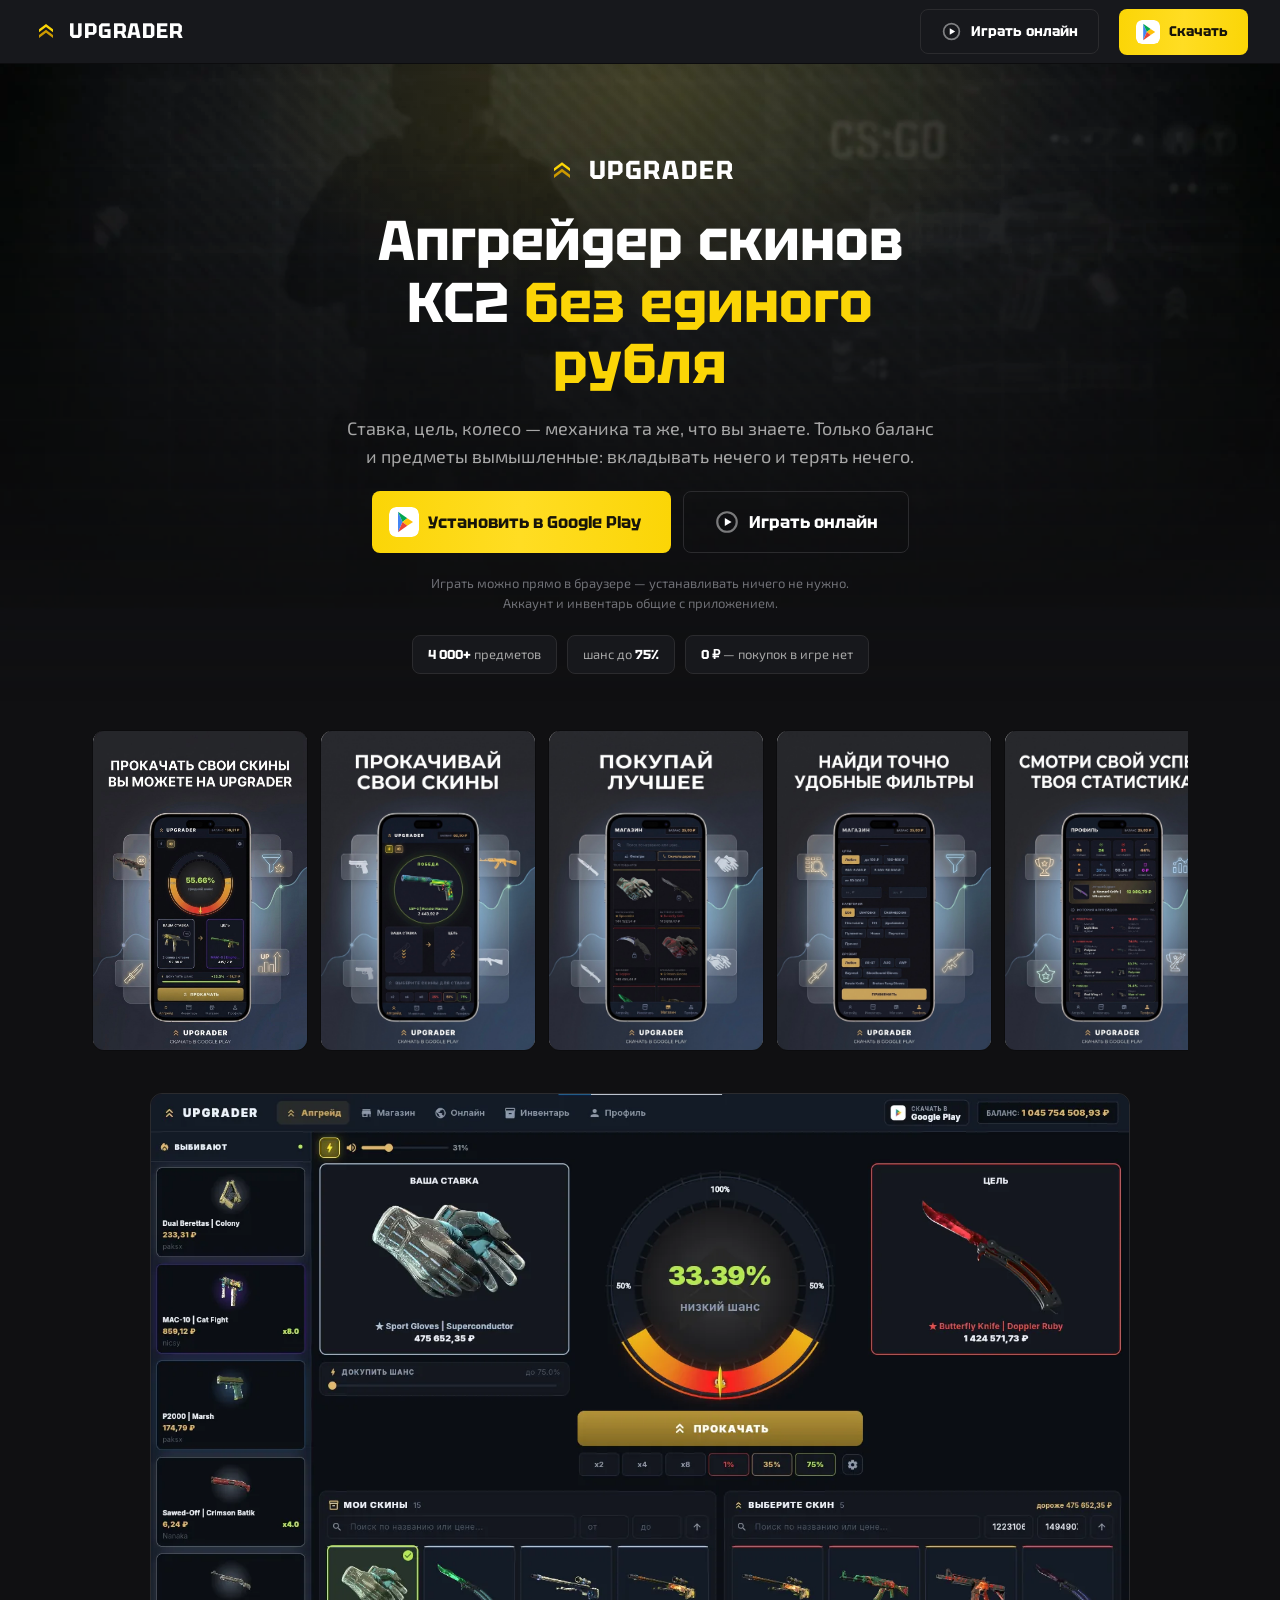
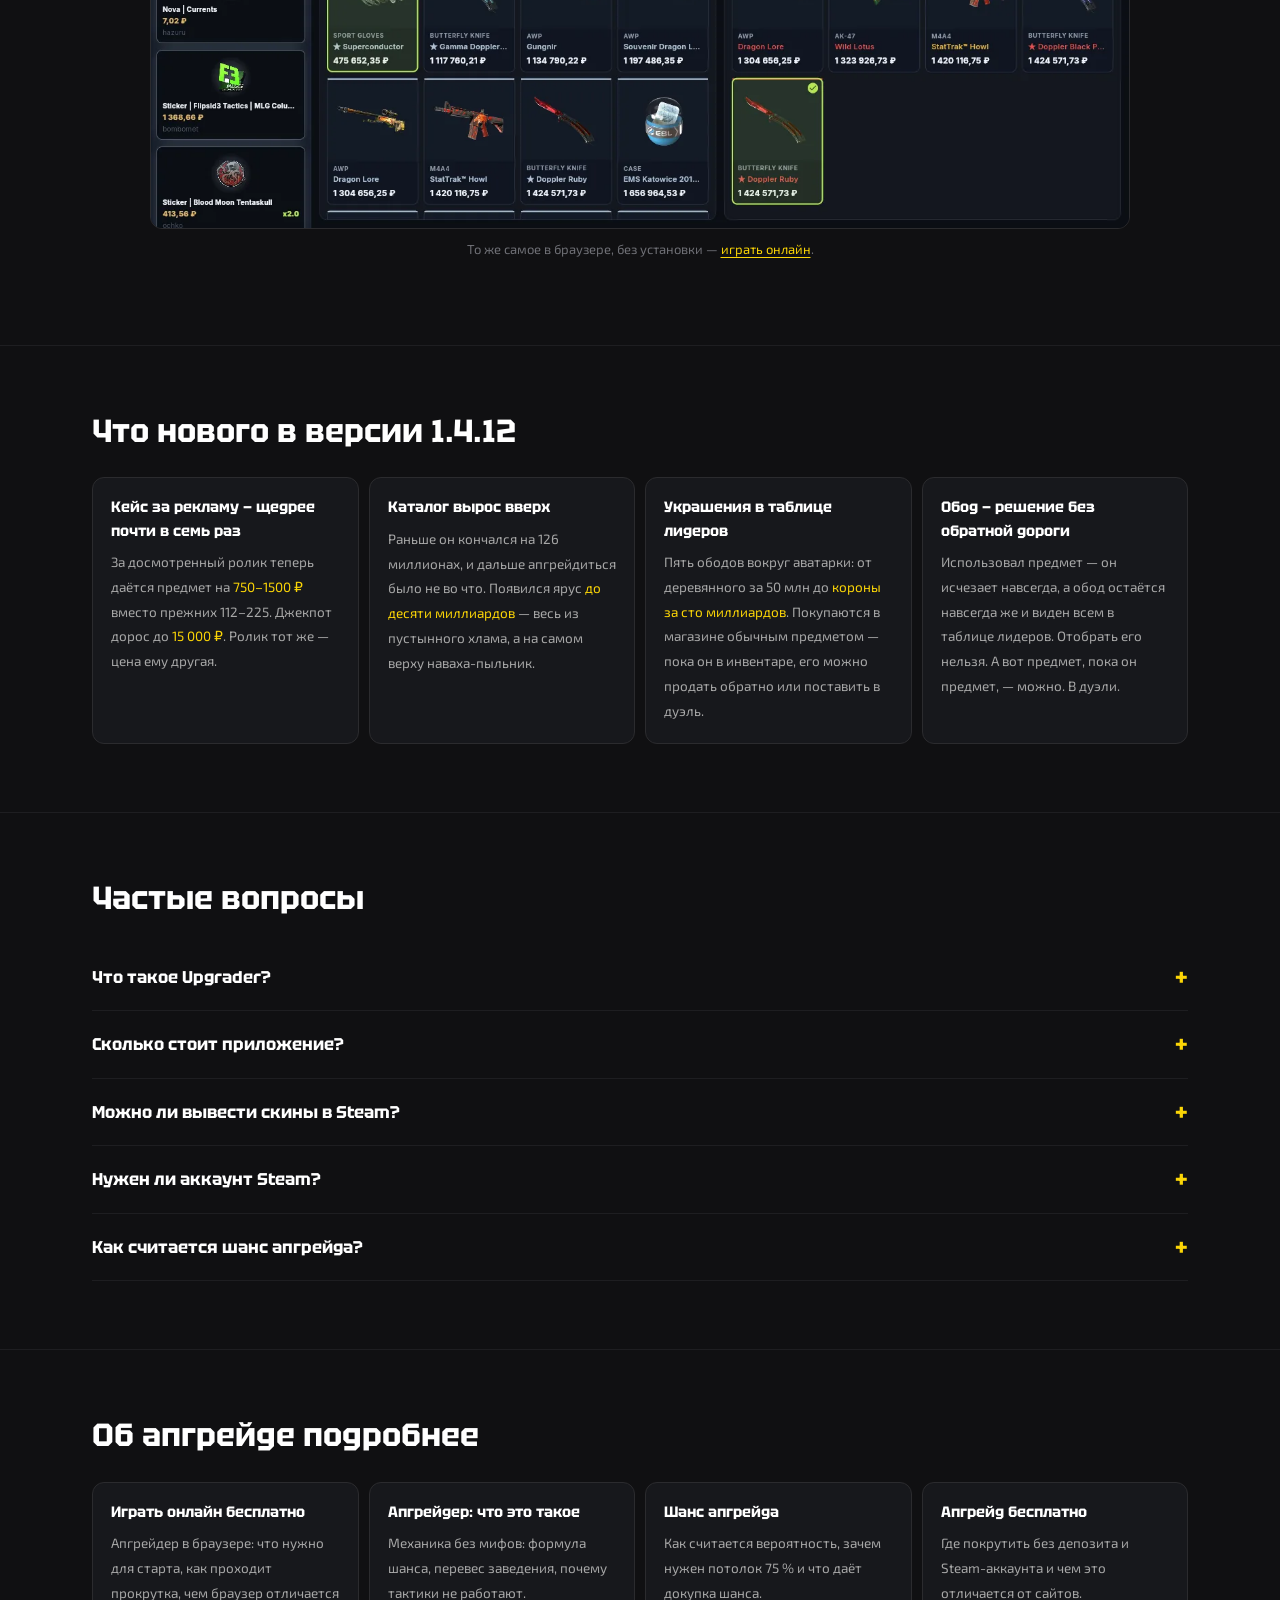
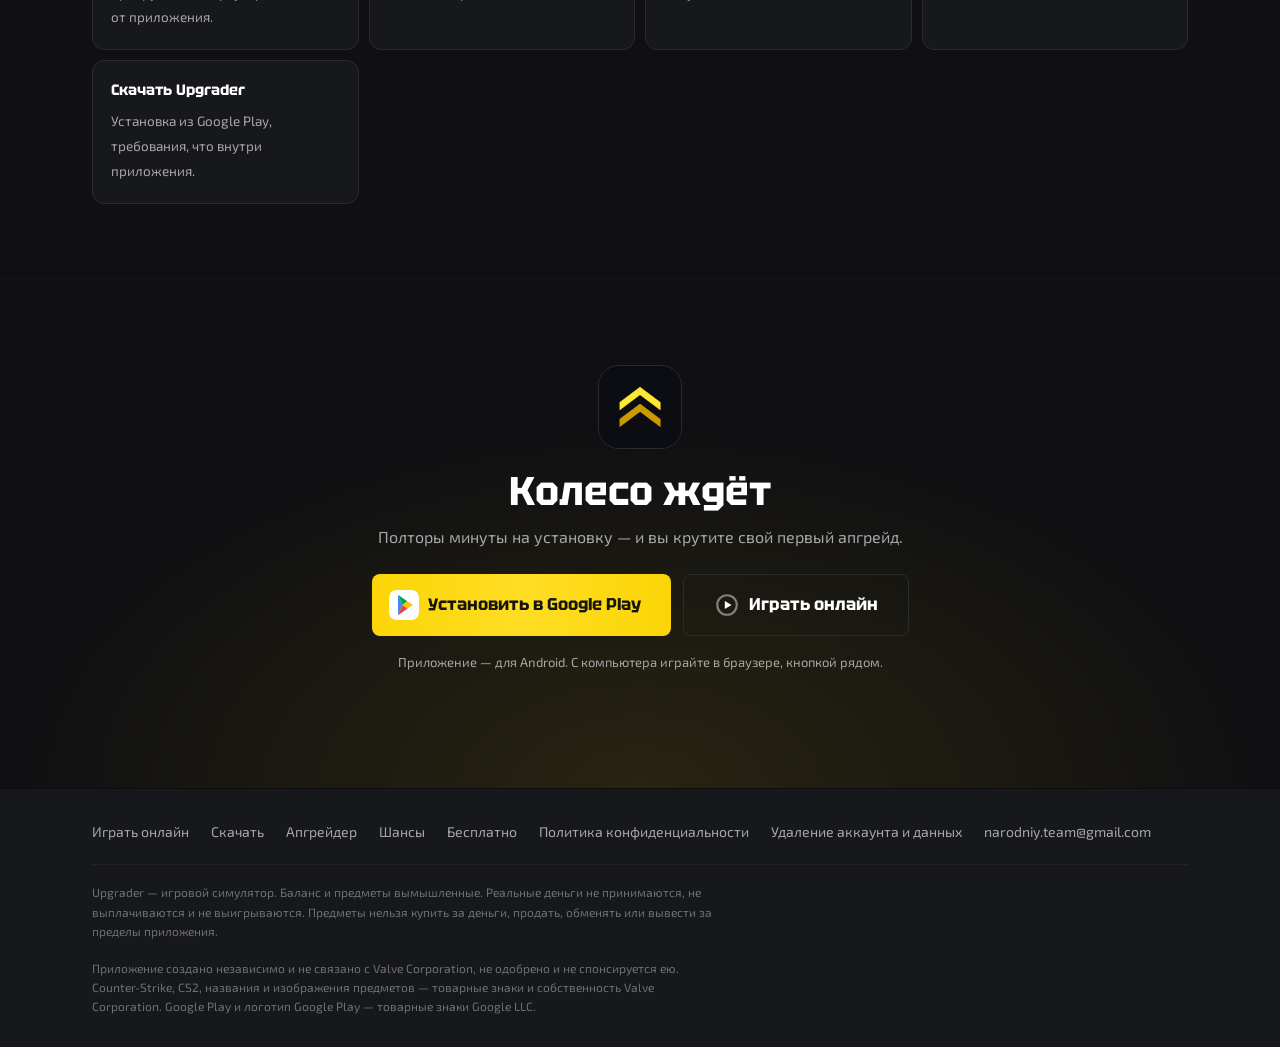
<file: index.html>
<!doctype html>
<html lang="ru">
  <head>
    <meta charset="utf-8" />
    <meta name="viewport" content="width=device-width, initial-scale=1" />
    <title>Апгрейдер (Upgrader) — апгрейд скинов КС2 бесплатно</title>
    <meta
      name="description"
      content="Апгрейдер скинов CS2 бесплатно: ставка, цель, колесо. 4000+ предметов, шанс до 75%, без депозита и Steam-аккаунта. Играть онлайн в браузере или скачать в Google Play."
    />
    <link rel="canonical" href="https://upgrader-play.ru/" />
    <meta name="theme-color" content="#17181c" />

    <meta property="og:type" content="website" />
    <meta property="og:url" content="https://upgrader-play.ru/" />
    <meta property="og:site_name" content="Upgrader" />
    <meta property="og:locale" content="ru_RU" />
    <meta property="og:title" content="Апгрейдер (Upgrader) — апгрейд скинов КС2 бесплатно" />
    <meta property="og:description" content="Та же механика апгрейда, только без депозита. Играть онлайн или скачать в Google Play." />
    <meta property="og:image" content="https://upgrader-play.ru/assets/img/shots/s2.png" />
    <meta property="og:image:width" content="1080" />
    <meta property="og:image:height" content="1613" />
    <meta name="twitter:card" content="summary_large_image" />

    <link rel="icon" href="/assets/img/favicon.svg" type="image/svg+xml" />
    <link rel="apple-touch-icon" href="/assets/img/icon-512.png" />
    <link rel="preload" href="/assets/fonts/tektur-cyrillic.woff2" as="font" type="font/woff2" crossorigin />
    <link rel="preload" href="/assets/fonts/exo2-cyrillic.woff2" as="font" type="font/woff2" crossorigin />
    <link rel="stylesheet" href="/assets/css/app.css" />

    <!-- Мгновенная переадресация в Google Play. Сейчас выключена: страница
         показывается, человек нажимает кнопку сам. Чтобы включить — убрать
         комментарий со строки ниже. -->
    <!-- <script>window.AUTO_REDIRECT = true;</script> -->

    <script type="application/ld+json">
      {
        "@context": "https://schema.org",
        "@graph": [
          {
            "@type": "WebSite",
            "@id": "https://upgrader-play.ru/#website",
            "url": "https://upgrader-play.ru/",
            "name": "Upgrader",
            "alternateName": ["Апгрейдер", "Upgrader апгрейдер скины кс"],
            "inLanguage": "ru-RU"
          },
          {
            "@type": "MobileApplication",
            "@id": "https://upgrader-play.ru/#app",
            "name": "Upgrader — апгрейдер скинов",
            "alternateName": "Апгрейдер",
            "description": "Симулятор апгрейда скинов CS2 для Android: ставка, цель, колесо. Более 4000 предметов, максимальный шанс 75%, внутриигровых покупок нет.",
            "applicationCategory": "GameApplication",
            "applicationSubCategory": "Casual",
            "operatingSystem": "Android 6.0+",
            "inLanguage": "ru-RU",
            "author": { "@type": "Organization", "name": "Narodniy" },
            "screenshot": [
              "https://upgrader-play.ru/assets/img/shots/s2.png",
              "https://upgrader-play.ru/assets/img/shots/s3.png",
              "https://upgrader-play.ru/assets/img/shots/s1.png"
            ],
            "offers": { "@type": "Offer", "price": "0", "priceCurrency": "RUB" },
            "installUrl": "https://play.google.com/store/apps/details?id=com.upgrader.upgrader",
            "downloadUrl": "https://play.google.com/store/apps/details?id=com.upgrader.upgrader"
          },
          {
            "@type": "WebApplication",
            "@id": "https://upgrader-play.ru/#webapp",
            "name": "Апгрейдер онлайн — Upgrader",
            "alternateName": "Апгрейдер играть онлайн",
            "url": "https://upgrader-play.ru/play/",
            "description": "Браузерная версия симулятора апгрейда скинов CS2: ставка, цель, колесо. Играть можно без установки и регистрации, прогресс общий с приложением.",
            "applicationCategory": "GameApplication",
            "applicationSubCategory": "Casual",
            "browserRequirements": "Требуется браузер с поддержкой WebGL",
            "operatingSystem": "Любая",
            "inLanguage": "ru-RU",
            "author": { "@type": "Organization", "name": "Narodniy" },
            "screenshot": "https://upgrader-play.ru/assets/img/shots/web-og.png",
            "offers": { "@type": "Offer", "price": "0", "priceCurrency": "RUB" }
          },
          {
            "@type": "FAQPage",
            "@id": "https://upgrader-play.ru/#faq",
            "mainEntity": [
              {
                "@type": "Question",
                "name": "Что такое Upgrader?",
                "acceptedAnswer": {
                  "@type": "Answer",
                  "text": "Upgrader — приложение для Android, симулятор апгрейда скинов CS2. Вы ставите предмет, выбираете цель дороже и крутите колесо. Баланс и предметы вымышленные."
                }
              },
              {
                "@type": "Question",
                "name": "Сколько стоит приложение?",
                "acceptedAnswer": {
                  "@type": "Answer",
                  "text": "Нисколько. Скачивание бесплатное, внутриигровых покупок нет. В игре есть рекламные ролики: за досмотренный ролик даётся кейс."
                }
              },
              {
                "@type": "Question",
                "name": "Можно ли вывести скины в Steam?",
                "acceptedAnswer": {
                  "@type": "Answer",
                  "text": "Нет. Предметы существуют только внутри приложения: их нельзя купить за деньги, продать, обменять или вывести."
                }
              },
              {
                "@type": "Question",
                "name": "Нужен ли аккаунт Steam?",
                "acceptedAnswer": {
                  "@type": "Answer",
                  "text": "Нет. Ни Steam, ни регистрация не нужны, играть можно сразу в гостевом режиме. Вход через Google нужен только для сохранения прогресса в облаке."
                }
              },
              {
                "@type": "Question",
                "name": "Как считается шанс апгрейда?",
                "acceptedAnswer": {
                  "@type": "Answer",
                  "text": "Как отношение стоимости ставки к стоимости цели в процентах, с верхним пределом 75%. Значение видно в центре колеса до прокрутки."
                }
              }
            ]
          }
        ]
      }
    </script>
  </head>

  <body>
    <header class="hdr">
      <a class="logo" href="/">
        <svg viewBox="0 0 512 512" aria-hidden="true">
          <path d="M256 130 384 226v51L256 181 128 277v-51z" fill="#fbd506" />
          <path d="M256 235 384 331v51L256 286 128 382v-51z" fill="#cc9900" />
        </svg>
        UPGRADER
      </a>

      <span class="hdr__sp"></span>

      <a class="btn btn--ghost btn--online" href="/play/" data-online="header">
        <svg class="btn__wheel" viewBox="0 0 24 24" aria-hidden="true">
          <circle cx="12" cy="12" r="9" fill="none" stroke="currentColor" stroke-opacity="0.45" stroke-width="2" />
          <path d="M10 8.4 16.2 12 10 15.6z" fill="currentColor" />
        </svg>
        <span>Играть<span class="btn__long"> онлайн</span></span>
      </a>

      <a class="btn btn--y btn--play" href="https://play.google.com/store/apps/details?id=com.upgrader.upgrader&amp;referrer=utm_source%3Dlanding%26utm_medium%3Dweb%26utm_campaign%3Dlanding" data-cta="header">
        <svg class="btn__gp" viewBox="0 0 100 100" aria-hidden="true">
          <rect width="100" height="100" rx="24" fill="#fff" />
          <path d="M30 16 L45 50 L30 84 Z" fill="#4285f4" />
          <path d="M30 16 L61 37.1 L45 50 Z" fill="#00a651" />
          <path d="M61 37.1 L80 50 L61 62.9 L45 50 Z" fill="#ffc107" />
          <path d="M30 84 L61 62.9 L45 50 Z" fill="#ea4335" />
        </svg>
        Скачать
      </a>
    </header>

    <main>
      <!-- Первый экран -->
      <section class="hero">
        <div class="wrap hero__in">
          <div class="wordmark">
            <svg viewBox="0 0 512 512" aria-hidden="true">
              <path d="M256 130 384 226v51L256 181 128 277v-51z" fill="#fbd506" />
              <path d="M256 235 384 331v51L256 286 128 382v-51z" fill="#cc9900" />
            </svg>
            UPGRADER
          </div>

          <h1 class="claim">Апгрейдер скинов КС2 <em>без единого рубля</em></h1>

          <p class="claim__sub">
            Ставка, цель, колесо — механика та же, что вы знаете. Только баланс
            и предметы вымышленные: вкладывать нечего и терять нечего.
          </p>

          <div class="cta">
            <a class="btn btn--y btn--lg btn--play" href="https://play.google.com/store/apps/details?id=com.upgrader.upgrader&amp;referrer=utm_source%3Dlanding%26utm_medium%3Dweb%26utm_campaign%3Dlanding" data-cta="hero">
              <svg class="btn__gp" viewBox="0 0 100 100" aria-hidden="true">
                <rect width="100" height="100" rx="24" fill="#fff" />
                <path d="M30 16 L45 50 L30 84 Z" fill="#4285f4" />
                <path d="M30 16 L61 37.1 L45 50 Z" fill="#00a651" />
                <path d="M61 37.1 L80 50 L61 62.9 L45 50 Z" fill="#ffc107" />
                <path d="M30 84 L61 62.9 L45 50 Z" fill="#ea4335" />
              </svg>
              Установить в Google Play
            </a>

            <a class="btn btn--ghost btn--lg btn--online" href="/play/" data-online="hero">
              <svg class="btn__wheel" viewBox="0 0 24 24" aria-hidden="true">
                <circle cx="12" cy="12" r="9" fill="none" stroke="currentColor" stroke-opacity="0.45" stroke-width="2" />
                <path d="M10 8.4 16.2 12 10 15.6z" fill="currentColor" />
              </svg>
              Играть онлайн
            </a>
          </div>

          <p class="cta__note">
            Играть можно прямо в браузере — устанавливать ничего не нужно.
            Аккаунт и инвентарь общие с приложением.
          </p>

          <div class="facts">
            <span><b>4 000+</b> предметов</span>
            <span>шанс до <b>75%</b></span>
            <span><b>0 ₽</b> — покупок в игре нет</span>
          </div>
        </div>
      </section>

      <!-- Скриншоты приложения -->
      <section class="shotsec">
        <div class="wrap">
          <div class="shots">
            <img src="/assets/img/shots/s2.png" alt="Экран апгрейда: колесо, ставка и цель" width="1080" height="1613" />
            <img src="/assets/img/shots/s5.png" alt="Победа: предмет уходит в инвентарь" width="1080" height="1613" loading="lazy" />
            <img src="/assets/img/shots/s3.png" alt="Магазин предметов" width="1080" height="1613" loading="lazy" />
            <img src="/assets/img/shots/s4.png" alt="Фильтры магазина по цене и категории" width="1080" height="1613" loading="lazy" />
            <img src="/assets/img/shots/s1.png" alt="Профиль: статистика и история апгрейдов" width="1080" height="1613" loading="lazy" />
          </div>

          <!-- Снимки выше — с телефона, и человеку за компьютером они
               ничего не обещают. Этот показывает, что игра открывается
               и у него, без установки. -->
          <figure class="shotfig">
            <img
              src="/assets/img/shots/web-1440.webp"
              srcset="/assets/img/shots/web-960.webp 960w, /assets/img/shots/web-1440.webp 1440w"
              sizes="(max-width: 1044px) 100vw, 980px"
              alt="Upgrader в браузере на компьютере: ставка, колесо с шансом 33,39%, цель, ниже инвентарь и магазин скинов"
              width="1440"
              height="1080"
              loading="lazy"
            />
            <figcaption>
              То же самое в браузере, без установки —
              <a href="/igrat/">играть онлайн</a>.
            </figcaption>
          </figure>
        </div>
      </section>

      <!-- Что нового.

           Стили здесь, а не в app.css, намеренно: блок один на весь сайт
           и живёт ровно столько, сколько эта версия. Разъехаться с ним
           нечему, а общий файл не растёт разметкой под разовый повод. -->
      <style>
        .news {
          display: grid;
          grid-template-columns: repeat(auto-fit, minmax(230px, 1fr));
          gap: 10px;
        }

        .news > div {
          background: var(--block);
          border: 1px solid var(--border);
          border-radius: 12px;
          padding: 18px 18px 20px;
        }

        .news b {
          font-family: var(--display);
          font-size: 15px;
          display: block;
          margin-bottom: 6px;
        }

        .news span {
          color: var(--gray);
          font-size: 13.5px;
        }

        .news em {
          color: var(--yellow);
          font-style: normal;
        }
      </style>

      <section class="block">
        <div class="wrap">
          <h2>Что нового в версии 1.4.12</h2>
          <div class="news">
            <div>
              <b>Кейс за рекламу — щедрее почти в семь раз</b>
              <span>
                За досмотренный ролик теперь даётся предмет на
                <em>750–1500 ₽</em> вместо прежних 112–225. Джекпот дорос
                до <em>15 000 ₽</em>. Ролик тот же — цена ему другая.
              </span>
            </div>
            <div>
              <b>Каталог вырос вверх</b>
              <span>
                Раньше он кончался на 126 миллионах, и дальше апгрейдиться
                было не во что. Появился ярус <em>до десяти миллиардов</em> —
                весь из пустынного хлама, а на самом верху наваха-пыльник.
              </span>
            </div>
            <div>
              <b>Украшения в таблице лидеров</b>
              <span>
                Пять ободов вокруг аватарки: от деревянного за 50 млн
                до <em>короны за сто миллиардов</em>. Покупаются в магазине
                обычным предметом — пока он в инвентаре, его можно продать
                обратно или поставить в дуэль.
              </span>
            </div>
            <div>
              <b>Обод — решение без обратной дороги</b>
              <span>
                Использовал предмет — он исчезает навсегда, а обод остаётся
                навсегда же и виден всем в таблице лидеров. Отобрать его
                нельзя. А вот предмет, пока он предмет, — можно. В дуэли.
              </span>
            </div>
          </div>
        </div>
      </section>

      <!-- Частые вопросы -->
      <section class="block">
        <div class="wrap">
          <h2>Частые вопросы</h2>

          <details class="qa">
            <summary>Что такое Upgrader?</summary>
            <p>
              Приложение для Android — симулятор апгрейда скинов CS2. Вы ставите
              предмет, выбираете цель подороже и крутите колесо. Баланс и предметы
              вымышленные.
            </p>
          </details>

          <details class="qa">
            <summary>Сколько стоит приложение?</summary>
            <p>
              Нисколько. Скачивание бесплатное, внутриигровых покупок нет.
              В игре есть рекламные ролики: за досмотренный ролик даётся кейс.
            </p>
          </details>

          <details class="qa">
            <summary>Можно ли вывести скины в Steam?</summary>
            <p>
              Нет. Предметы существуют только внутри приложения: их нельзя купить
              за деньги, продать, обменять или вывести. Это симулятор механики,
              а не площадка обмена.
            </p>
          </details>

          <details class="qa">
            <summary>Нужен ли аккаунт Steam?</summary>
            <p>
              Нет. Ни Steam, ни регистрация не нужны — играть можно сразу
              в гостевом режиме. Вход через Google нужен только чтобы прогресс
              сохранялся в облаке и переносился на другое устройство.
            </p>
          </details>

          <details class="qa">
            <summary>Как считается шанс апгрейда?</summary>
            <p>
              Как отношение стоимости ставки к стоимости цели в процентах,
              с верхним пределом 75 %. Значение видно в центре колеса
              до прокрутки. Подробный разбор — на странице
              <a href="/shansy/" style="color: var(--yellow)">о шансах апгрейда</a>.
            </p>
          </details>
        </div>
      </section>

      <!-- Внутренние ссылки -->
      <section class="block">
        <div class="wrap">
          <h2>Об апгрейде подробнее</h2>
          <div class="links">
            <a href="/igrat/">
              <b>Играть онлайн бесплатно</b>
              <span>Апгрейдер в браузере: что нужно для старта, как проходит прокрутка, чем браузер отличается от приложения.</span>
            </a>
            <a href="/apgreider/">
              <b>Апгрейдер: что это такое</b>
              <span>Механика без мифов: формула шанса, перевес заведения, почему тактики не работают.</span>
            </a>
            <a href="/shansy/">
              <b>Шанс апгрейда</b>
              <span>Как считается вероятность, зачем нужен потолок 75 % и что даёт докупка шанса.</span>
            </a>
            <a href="/besplatno/">
              <b>Апгрейд бесплатно</b>
              <span>Где покрутить без депозита и Steam-аккаунта и чем это отличается от сайтов.</span>
            </a>
            <a href="/skachat/">
              <b>Скачать Upgrader</b>
              <span>Установка из Google Play, требования, что внутри приложения.</span>
            </a>
          </div>
        </div>
      </section>

      <!-- Финальный призыв -->
      <section class="finale">
        <div class="wrap">
          <img class="install__icon" src="/assets/img/icon-512.png" alt="" width="84" height="84" />
          <h2>Колесо ждёт</h2>
          <p>Полторы минуты на установку — и вы крутите свой первый апгрейд.</p>
          <div class="cta">
            <a class="btn btn--y btn--lg btn--play" href="https://play.google.com/store/apps/details?id=com.upgrader.upgrader&amp;referrer=utm_source%3Dlanding%26utm_medium%3Dweb%26utm_campaign%3Dlanding" data-cta="finale">
              <svg class="btn__gp" viewBox="0 0 100 100" aria-hidden="true">
                <rect width="100" height="100" rx="24" fill="#fff" />
                <path d="M30 16 L45 50 L30 84 Z" fill="#4285f4" />
                <path d="M30 16 L61 37.1 L45 50 Z" fill="#00a651" />
                <path d="M61 37.1 L80 50 L61 62.9 L45 50 Z" fill="#ffc107" />
                <path d="M30 84 L61 62.9 L45 50 Z" fill="#ea4335" />
              </svg>
              Установить в Google Play
            </a>

            <a class="btn btn--ghost btn--lg btn--online" href="/play/" data-online="finale">
              <svg class="btn__wheel" viewBox="0 0 24 24" aria-hidden="true">
                <circle cx="12" cy="12" r="9" fill="none" stroke="currentColor" stroke-opacity="0.45" stroke-width="2" />
                <path d="M10 8.4 16.2 12 10 15.6z" fill="currentColor" />
              </svg>
              Играть онлайн
            </a>
          </div>
          <!-- Человеку за компьютером ставить нечего — ему и адресована
               кнопка «Играть онлайн», о ней и говорит подсказка -->
          <p class="hint" data-only="desktop">
            Приложение — для Android. С компьютера играйте в браузере, кнопкой рядом.
          </p>
        </div>
      </section>
    </main>

    <footer class="foot">
      <div class="wrap">
        <nav class="foot__links">
          <a href="/igrat/">Играть онлайн</a>
          <a href="/skachat/">Скачать</a>
          <a href="/apgreider/">Апгрейдер</a>
          <a href="/shansy/">Шансы</a>
          <a href="/besplatno/">Бесплатно</a>
          <a href="/privacy.html">Политика конфиденциальности</a>
          <a href="/delete-account.html">Удаление аккаунта и данных</a>
          <a href="mailto:narodniy.team@gmail.com">narodniy.team@gmail.com</a>
        </nav>
        <p class="legal">
          Upgrader — игровой симулятор. Баланс и предметы вымышленные. Реальные деньги
          не принимаются, не выплачиваются и не выигрываются. Предметы нельзя купить
          за деньги, продать, обменять или вывести за пределы приложения.
        </p>
        <p class="legal">
          Приложение создано независимо и не связано с Valve Corporation, не одобрено
          и не спонсируется ею. Counter-Strike, CS2, названия и изображения предметов —
          товарные знаки и собственность Valve Corporation. Google Play и логотип
          Google Play — товарные знаки Google LLC.
        </p>
      </div>
    </footer>

    <div class="dock">
      <a class="btn btn--y btn--wide btn--play" href="https://play.google.com/store/apps/details?id=com.upgrader.upgrader&amp;referrer=utm_source%3Dlanding%26utm_medium%3Dweb%26utm_campaign%3Dlanding" data-cta="dock">
        <svg class="btn__gp" viewBox="0 0 100 100" aria-hidden="true">
          <rect width="100" height="100" rx="24" fill="#fff" />
          <path d="M30 16 L45 50 L30 84 Z" fill="#4285f4" />
          <path d="M30 16 L61 37.1 L45 50 Z" fill="#00a651" />
          <path d="M61 37.1 L80 50 L61 62.9 L45 50 Z" fill="#ffc107" />
          <path d="M30 84 L61 62.9 L45 50 Z" fill="#ea4335" />
        </svg>
        Установить бесплатно
      </a>
    </div>

    <script src="/assets/js/site.js" defer></script>
  </body>
</html>
</file>
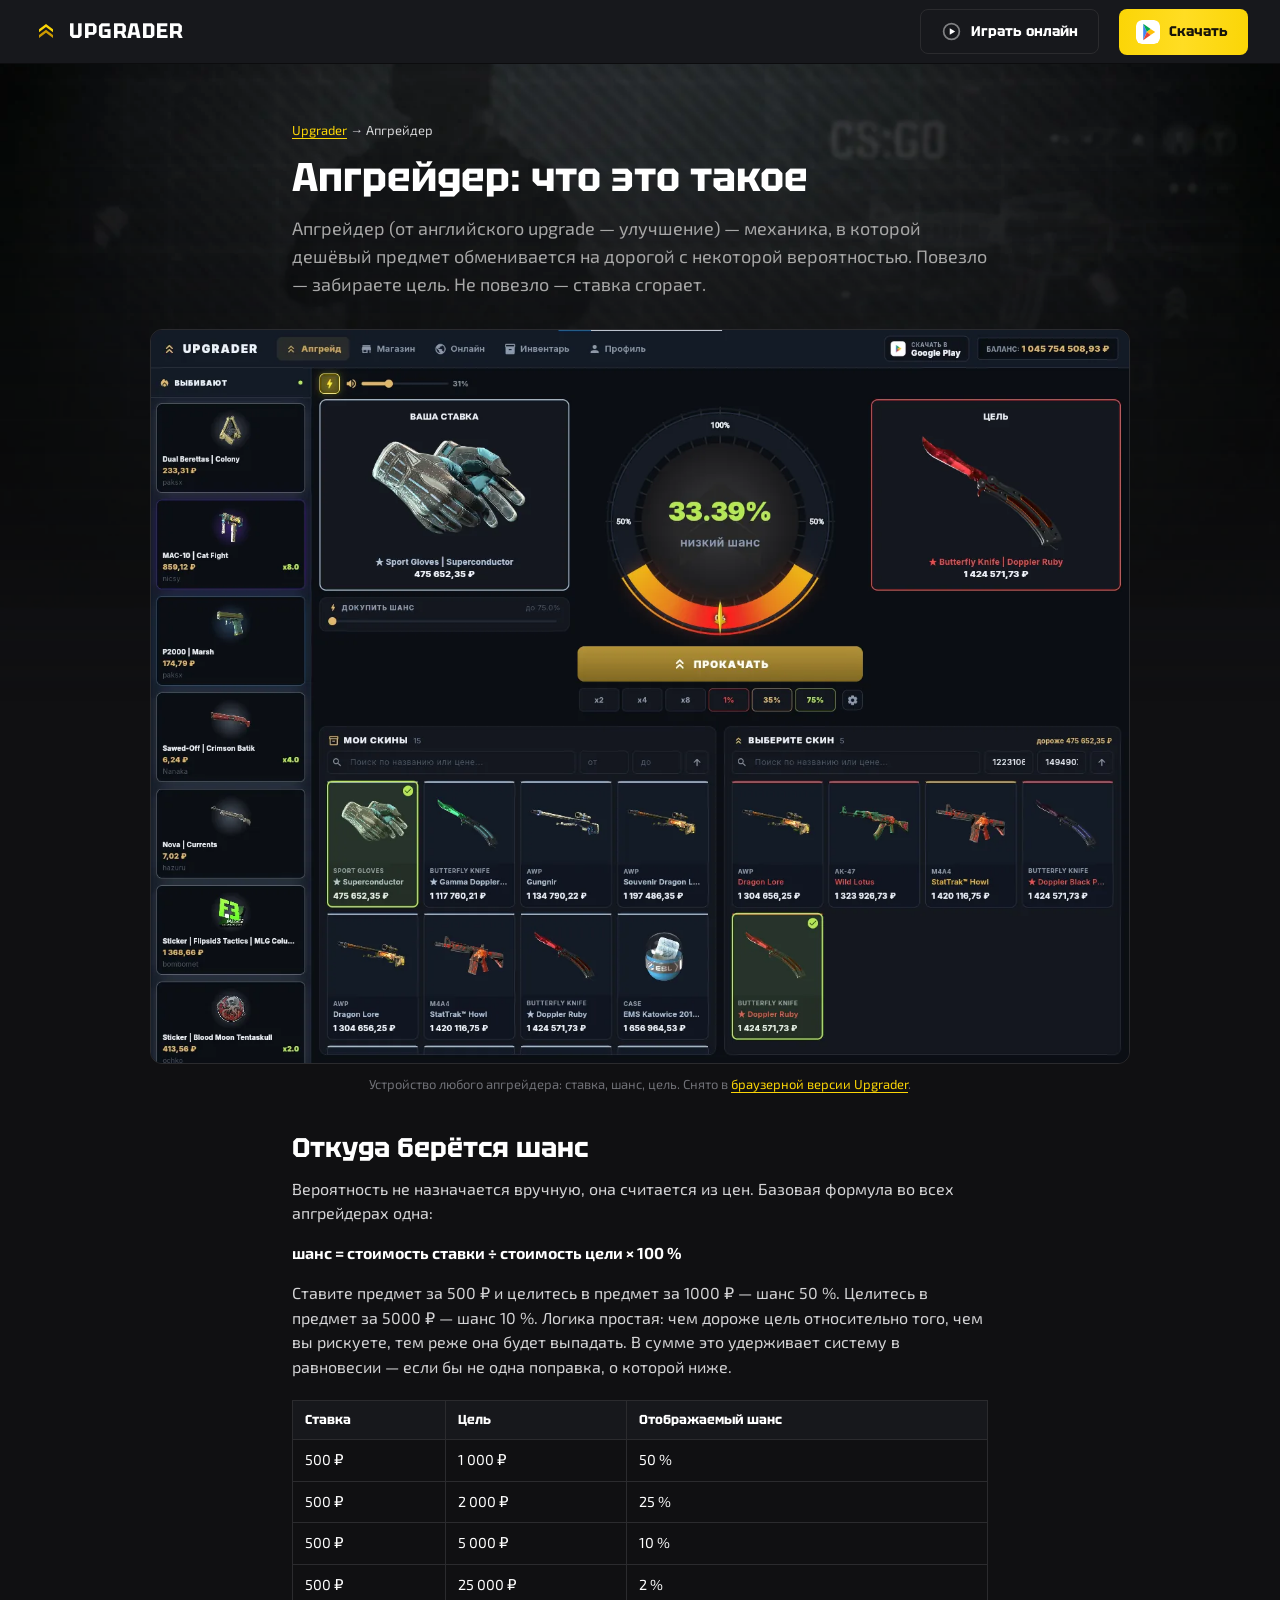
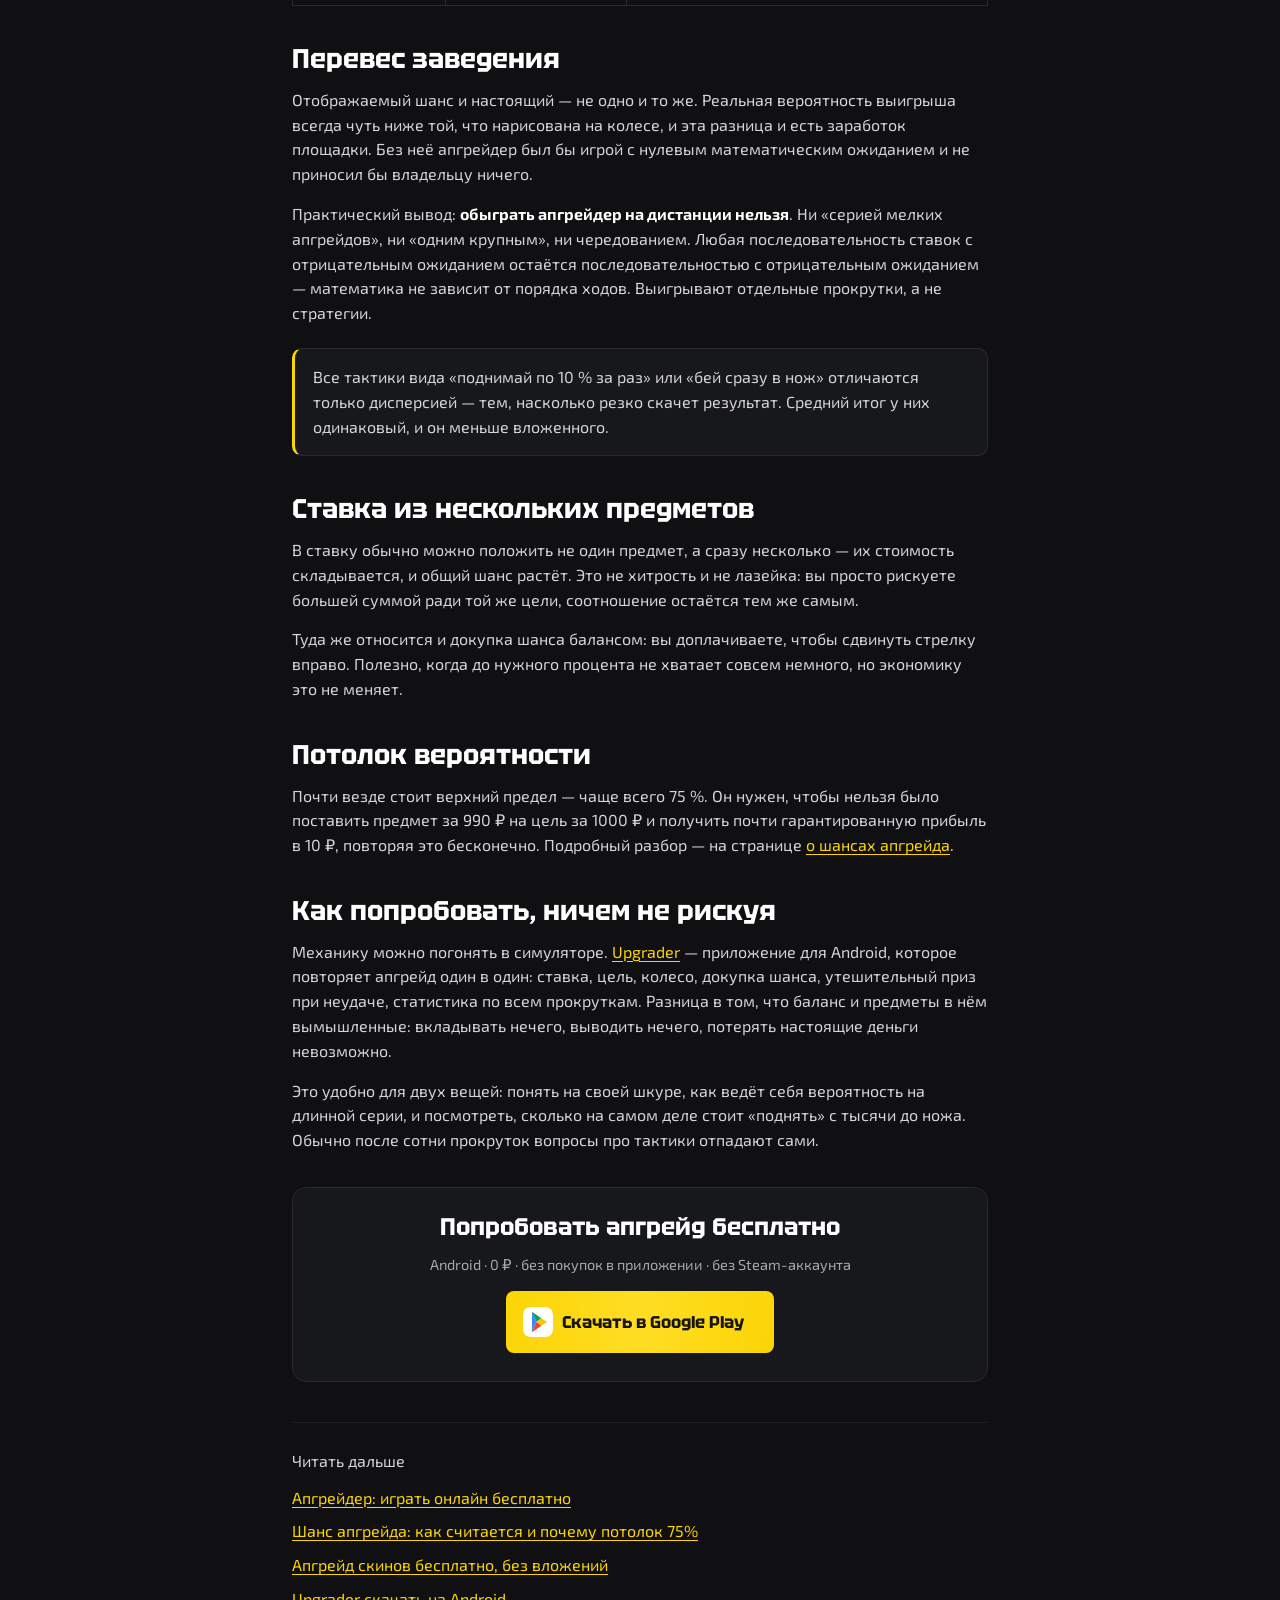
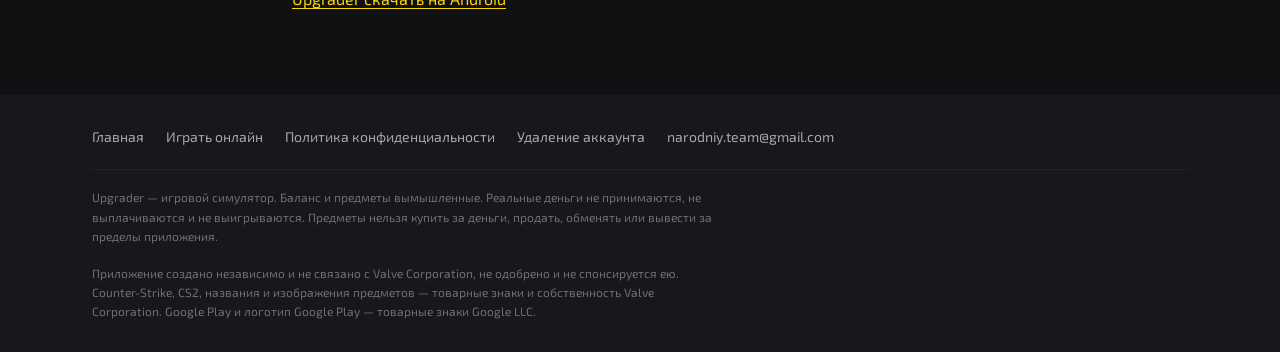
<file: apgreider/index.html>
<!doctype html>
<html lang="ru">
  <head>
    <meta charset="utf-8" />
    <meta name="viewport" content="width=device-width, initial-scale=1" />
    <title>Апгрейдер: что это такое и как работает апгрейд скинов КС2</title>
    <meta
      name="description"
      content="Апгрейдер (Upgrader) — механика обмена скина CS2 на более дорогой с вероятностью. Разбираем, как считается шанс, откуда берётся перевес заведения и как попробовать без вложений."
    />
    <link rel="canonical" href="https://upgrader-play.ru/apgreider/" />
    <meta name="theme-color" content="#17181c" />

    <meta property="og:type" content="article" />
    <meta property="og:url" content="https://upgrader-play.ru/apgreider/" />
    <meta property="og:title" content="Апгрейдер: что это и как работает апгрейд скинов" />
    <meta property="og:description" content="Механика апгрейда без мифов: шанс, перевес заведения, ставка из нескольких предметов." />
    <meta property="og:image" content="https://upgrader-play.ru/assets/img/shots/s2.png" />
    <meta name="twitter:card" content="summary_large_image" />

    <link rel="icon" href="/assets/img/favicon.svg" type="image/svg+xml" />
    <link rel="preload" href="/assets/fonts/tektur-cyrillic.woff2" as="font" type="font/woff2" crossorigin />
    <link rel="preload" href="/assets/fonts/exo2-cyrillic.woff2" as="font" type="font/woff2" crossorigin />
    <link rel="stylesheet" href="/assets/css/app.css" />

    <script type="application/ld+json">
      {
        "@context": "https://schema.org",
        "@graph": [
          {
            "@type": "BreadcrumbList",
            "itemListElement": [
              { "@type": "ListItem", "position": 1, "name": "Upgrader", "item": "https://upgrader-play.ru/" },
              { "@type": "ListItem", "position": 2, "name": "Апгрейдер", "item": "https://upgrader-play.ru/apgreider/" }
            ]
          },
          {
            "@type": "FAQPage",
            "mainEntity": [
              {
                "@type": "Question",
                "name": "Что такое апгрейдер?",
                "acceptedAnswer": {
                  "@type": "Answer",
                  "text": "Апгрейдер — механика, в которой предмет обменивается на более дорогой с некоторой вероятностью. Шанс равен отношению стоимости ставки к стоимости цели: чем больше разрыв в цене, тем ниже вероятность."
                }
              },
              {
                "@type": "Question",
                "name": "Можно ли обыграть апгрейдер?",
                "acceptedAnswer": {
                  "@type": "Answer",
                  "text": "Систематически — нет. Реальная вероятность всегда чуть ниже отображаемой: разница и есть заработок площадки. На дистанции она превращает математическое ожидание в отрицательное независимо от выбранной тактики."
                }
              },
              {
                "@type": "Question",
                "name": "Как попробовать апгрейд без вложений?",
                "acceptedAnswer": {
                  "@type": "Answer",
                  "text": "Через симулятор: приложение Upgrader повторяет механику апгрейда, но баланс и предметы в нём вымышленные, поэтому вкладывать и выводить нечего."
                }
              }
            ]
          }
        ]
      }
    </script>
  </head>

  <body>
    <header class="hdr">
      <a class="logo" href="/">
        <svg viewBox="0 0 512 512" aria-hidden="true">
          <path d="M256 130 384 226v51L256 181 128 277v-51z" fill="#fbd506" />
          <path d="M256 235 384 331v51L256 286 128 382v-51z" fill="#cc9900" />
        </svg>
        UPGRADER
      </a>
      <span class="hdr__sp"></span>

      <a class="btn btn--ghost btn--online" href="/play/" data-online="header">
        <svg class="btn__wheel" viewBox="0 0 24 24" aria-hidden="true">
          <circle cx="12" cy="12" r="9" fill="none" stroke="currentColor" stroke-opacity="0.45" stroke-width="2" />
          <path d="M10 8.4 16.2 12 10 15.6z" fill="currentColor" />
        </svg>
        <span>Играть<span class="btn__long"> онлайн</span></span>
      </a>
      <a class="btn btn--y btn--play" href="https://play.google.com/store/apps/details?id=com.upgrader.upgrader&amp;referrer=utm_source%3Dlanding%26utm_medium%3Dweb%26utm_campaign%3Dlanding" data-cta="header">
        <svg class="btn__gp" viewBox="0 0 100 100" aria-hidden="true">
          <rect width="100" height="100" rx="24" fill="#fff" />
          <path d="M30 16 L45 50 L30 84 Z" fill="#4285f4" />
          <path d="M30 16 L61 37.1 L45 50 Z" fill="#00a651" />
          <path d="M61 37.1 L80 50 L61 62.9 L45 50 Z" fill="#ffc107" />
          <path d="M30 84 L61 62.9 L45 50 Z" fill="#ea4335" />
        </svg>
        Скачать
      </a>
    </header>

    <main class="doc">
      <p class="crumbs"><a href="/">Upgrader</a> → Апгрейдер</p>

      <h1>Апгрейдер: что это такое</h1>

      <p class="lead">
        Апгрейдер (от английского upgrade — улучшение) — механика, в которой
        дешёвый предмет обменивается на дорогой с некоторой вероятностью.
        Повезло — забираете цель. Не повезло — ставка сгорает.
      </p>

      <figure class="shotfig">
        <img
          src="/assets/img/shots/web-1440.webp"
          srcset="/assets/img/shots/web-960.webp 960w, /assets/img/shots/web-1440.webp 1440w"
          sizes="(max-width: 1044px) 100vw, 980px"
          alt="Экран апгрейдера: слева ставка — перчатки Sport Gloves, в центре колесо с шансом 33,39%, справа цель — нож Butterfly Knife Doppler Ruby"
          width="1440"
          height="1080"
        />
        <figcaption>
          Устройство любого апгрейдера: ставка, шанс, цель. Снято
          в <a href="/igrat/">браузерной версии Upgrader</a>.
        </figcaption>
      </figure>

      <h2>Откуда берётся шанс</h2>

      <p>
        Вероятность не назначается вручную, она считается из цен. Базовая формула
        во всех апгрейдерах одна:
      </p>

      <p><strong>шанс = стоимость ставки ÷ стоимость цели × 100 %</strong></p>

      <p>
        Ставите предмет за 500 ₽ и целитесь в предмет за 1000 ₽ — шанс 50 %.
        Целитесь в предмет за 5000 ₽ — шанс 10 %. Логика простая: чем дороже цель
        относительно того, чем вы рискуете, тем реже она будет выпадать.
        В сумме это удерживает систему в равновесии — если бы не одна поправка,
        о которой ниже.
      </p>

      <table>
        <tr><th>Ставка</th><th>Цель</th><th>Отображаемый шанс</th></tr>
        <tr><td>500 ₽</td><td>1 000 ₽</td><td>50 %</td></tr>
        <tr><td>500 ₽</td><td>2 000 ₽</td><td>25 %</td></tr>
        <tr><td>500 ₽</td><td>5 000 ₽</td><td>10 %</td></tr>
        <tr><td>500 ₽</td><td>25 000 ₽</td><td>2 %</td></tr>
      </table>

      <h2>Перевес заведения</h2>

      <p>
        Отображаемый шанс и настоящий — не одно и то же. Реальная вероятность
        выигрыша всегда чуть ниже той, что нарисована на колесе, и эта разница
        и есть заработок площадки. Без неё апгрейдер был бы игрой с нулевым
        математическим ожиданием и не приносил бы владельцу ничего.
      </p>

      <p>
        Практический вывод: <strong>обыграть апгрейдер на дистанции нельзя</strong>.
        Ни «серией мелких апгрейдов», ни «одним крупным», ни чередованием.
        Любая последовательность ставок с отрицательным ожиданием остаётся
        последовательностью с отрицательным ожиданием — математика не зависит
        от порядка ходов. Выигрывают отдельные прокрутки, а не стратегии.
      </p>

      <div class="note">
        <p>
          Все тактики вида «поднимай по 10 % за раз» или «бей сразу в нож»
          отличаются только дисперсией — тем, насколько резко скачет результат.
          Средний итог у них одинаковый, и он меньше вложенного.
        </p>
      </div>

      <h2>Ставка из нескольких предметов</h2>

      <p>
        В ставку обычно можно положить не один предмет, а сразу несколько —
        их стоимость складывается, и общий шанс растёт. Это не хитрость
        и не лазейка: вы просто рискуете большей суммой ради той же цели,
        соотношение остаётся тем же самым.
      </p>

      <p>
        Туда же относится и докупка шанса балансом: вы доплачиваете, чтобы
        сдвинуть стрелку вправо. Полезно, когда до нужного процента не хватает
        совсем немного, но экономику это не меняет.
      </p>

      <h2>Потолок вероятности</h2>

      <p>
        Почти везде стоит верхний предел — чаще всего 75 %. Он нужен,
        чтобы нельзя было поставить предмет за 990 ₽ на цель за 1000 ₽
        и получить почти гарантированную прибыль в 10 ₽, повторяя это бесконечно.
        Подробный разбор — на странице <a href="/shansy/">о шансах апгрейда</a>.
      </p>

      <h2>Как попробовать, ничем не рискуя</h2>

      <p>
        Механику можно погонять в симуляторе. <a href="/">Upgrader</a> —
        приложение для Android, которое повторяет апгрейд один в один:
        ставка, цель, колесо, докупка шанса, утешительный приз при неудаче,
        статистика по всем прокруткам. Разница в том, что баланс и предметы
        в нём вымышленные: вкладывать нечего, выводить нечего, потерять
        настоящие деньги невозможно.
      </p>

      <p>
        Это удобно для двух вещей: понять на своей шкуре, как ведёт себя
        вероятность на длинной серии, и посмотреть, сколько на самом деле стоит
        «поднять» с тысячи до ножа. Обычно после сотни прокруток вопросы
        про тактики отпадают сами.
      </p>

      <div class="ctabox">
        <h2>Попробовать апгрейд бесплатно</h2>
        <p>Android · 0 ₽ · без покупок в приложении · без Steam-аккаунта</p>
        <a class="btn btn--y btn--lg btn--play" href="https://play.google.com/store/apps/details?id=com.upgrader.upgrader&amp;referrer=utm_source%3Dlanding%26utm_medium%3Dweb%26utm_campaign%3Dlanding" data-cta="doc_bottom">
          <svg class="btn__gp" viewBox="0 0 100 100" aria-hidden="true">
            <rect width="100" height="100" rx="24" fill="#fff" />
            <path d="M30 16 L45 50 L30 84 Z" fill="#4285f4" />
            <path d="M30 16 L61 37.1 L45 50 Z" fill="#00a651" />
            <path d="M61 37.1 L80 50 L61 62.9 L45 50 Z" fill="#ffc107" />
            <path d="M30 84 L61 62.9 L45 50 Z" fill="#ea4335" />
          </svg>
          Скачать в Google Play
        </a>
      </div>

      <div class="related">
        <p class="foot__t">Читать дальше</p>
        <ul>
          <li><a href="/igrat/">Апгрейдер: играть онлайн бесплатно</a></li>
          <li><a href="/shansy/">Шанс апгрейда: как считается и почему потолок 75%</a></li>
          <li><a href="/besplatno/">Апгрейд скинов бесплатно, без вложений</a></li>
          <li><a href="/skachat/">Upgrader скачать на Android</a></li>
        </ul>
      </div>
    </main>

    <footer class="foot">
      <div class="wrap">
        <nav class="foot__links">
          <a href="/">Главная</a>
          <a href="/igrat/">Играть онлайн</a>
          <a href="/privacy.html">Политика конфиденциальности</a>
          <a href="/delete-account.html">Удаление аккаунта</a>
          <a href="mailto:narodniy.team@gmail.com">narodniy.team@gmail.com</a>
        </nav>
        <p class="legal">
          Upgrader — игровой симулятор. Баланс и предметы вымышленные. Реальные деньги
          не принимаются, не выплачиваются и не выигрываются. Предметы нельзя купить
          за деньги, продать, обменять или вывести за пределы приложения.
        </p>
        <p class="legal">
          Приложение создано независимо и не связано с Valve Corporation, не одобрено
          и не спонсируется ею. Counter-Strike, CS2, названия и изображения предметов —
          товарные знаки и собственность Valve Corporation. Google Play и логотип
          Google Play — товарные знаки Google LLC.
        </p>
      </div>
    </footer>

    <div class="dock">
      <a class="btn btn--y btn--wide btn--play" href="https://play.google.com/store/apps/details?id=com.upgrader.upgrader&amp;referrer=utm_source%3Dlanding%26utm_medium%3Dweb%26utm_campaign%3Dlanding" data-cta="dock">
        <svg class="btn__gp" viewBox="0 0 100 100" aria-hidden="true">
          <rect width="100" height="100" rx="24" fill="#fff" />
          <path d="M30 16 L45 50 L30 84 Z" fill="#4285f4" />
          <path d="M30 16 L61 37.1 L45 50 Z" fill="#00a651" />
          <path d="M61 37.1 L80 50 L61 62.9 L45 50 Z" fill="#ffc107" />
          <path d="M30 84 L61 62.9 L45 50 Z" fill="#ea4335" />
        </svg>
        Установить бесплатно
      </a>
    </div>

    <script src="/assets/js/site.js" defer></script>
  </body>
</html>
</file>
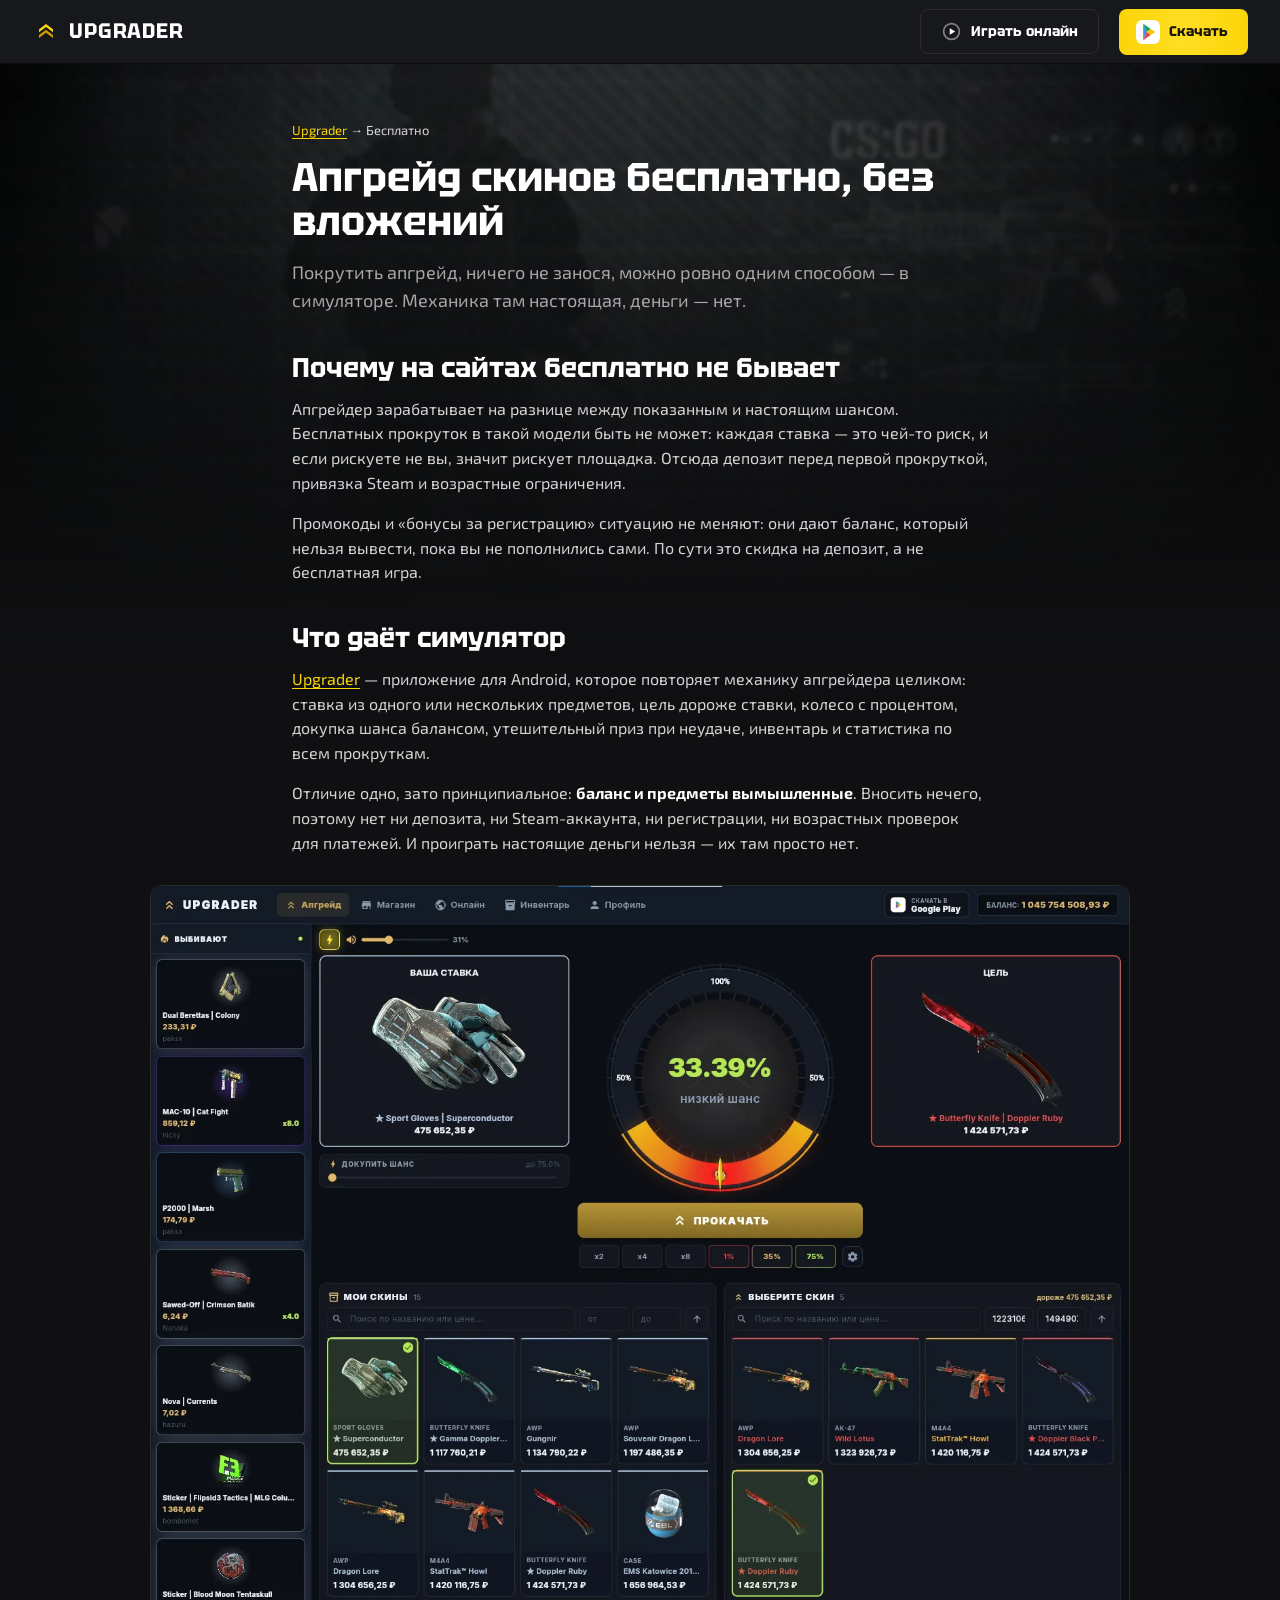
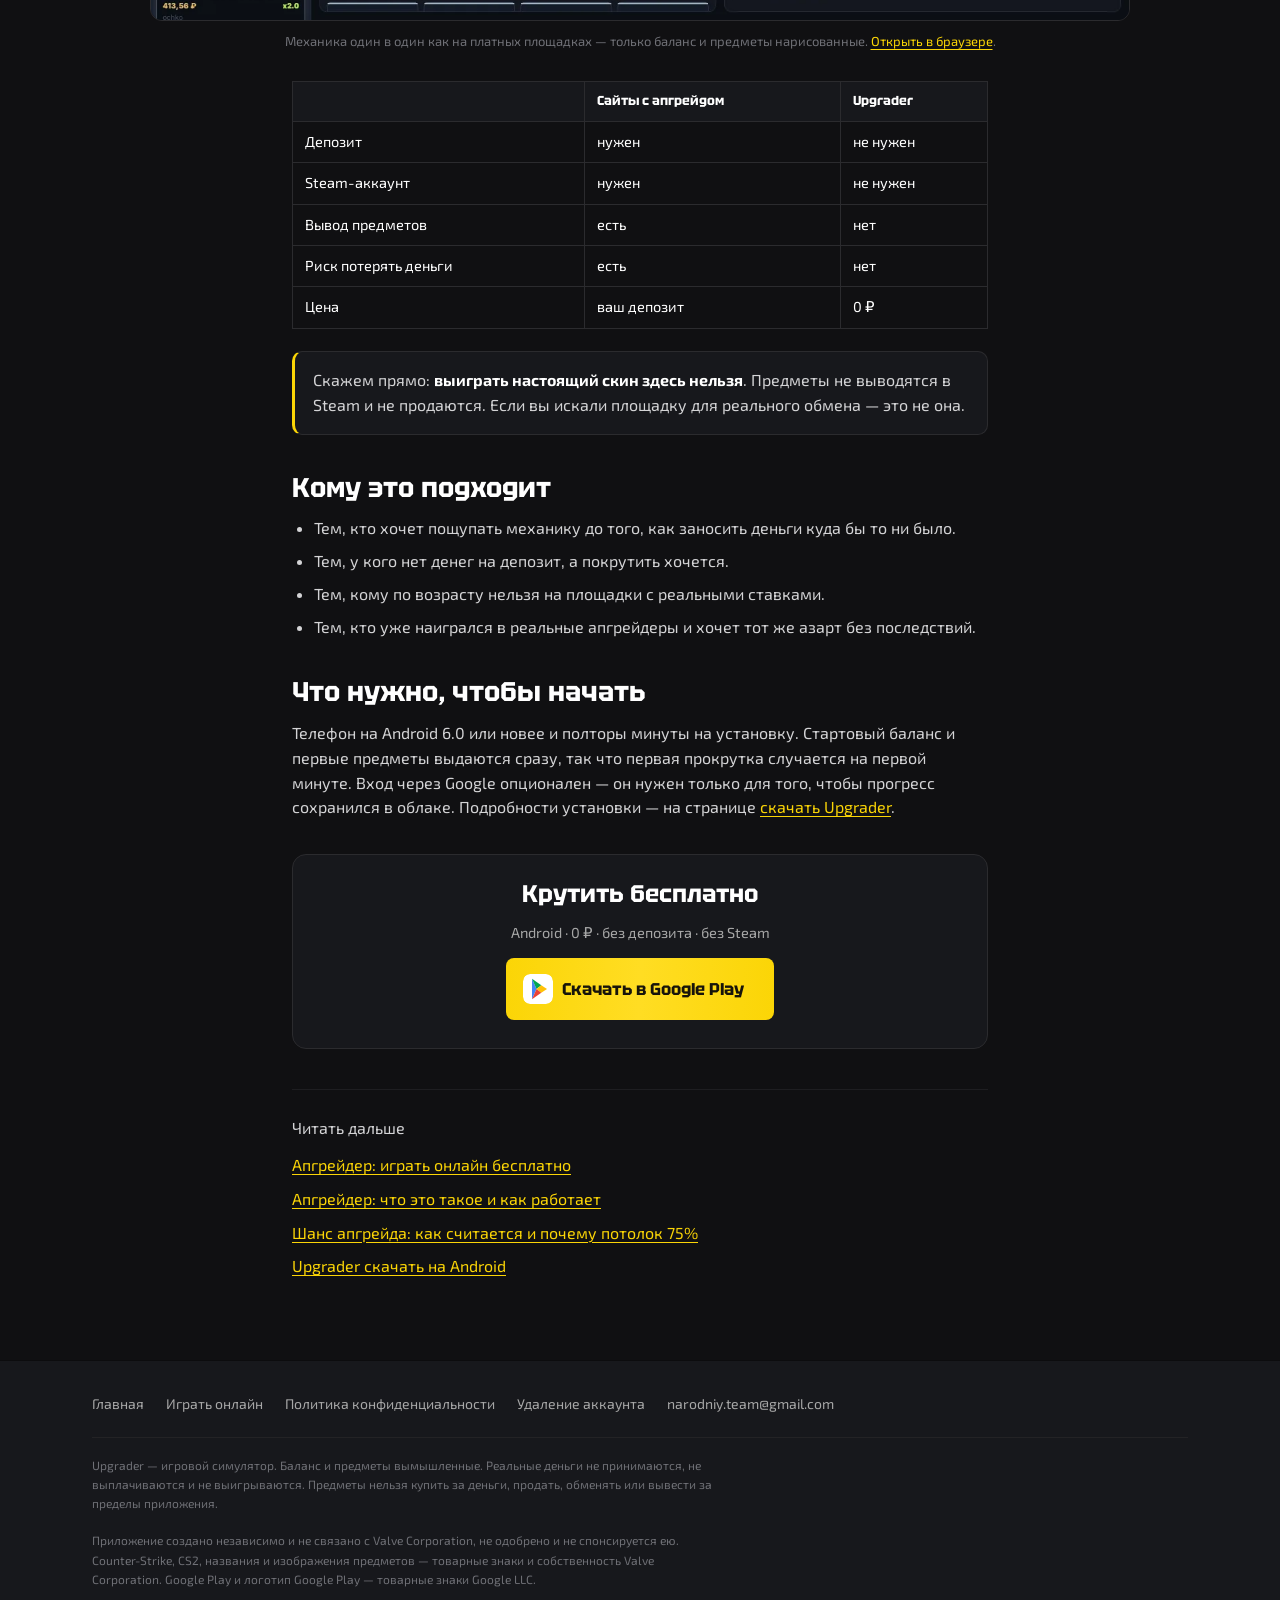
<file: besplatno/index.html>
<!doctype html>
<html lang="ru">
  <head>
    <meta charset="utf-8" />
    <meta name="viewport" content="width=device-width, initial-scale=1" />
    <title>Апгрейд скинов бесплатно, без вложений — симулятор апгрейдера</title>
    <meta
      name="description"
      content="Где покрутить апгрейд скинов CS2 без депозита и без Steam-аккаунта. Симулятор апгрейдера на Android: та же механика, вымышленный баланс, ноль риска."
    />
    <link rel="canonical" href="https://upgrader-play.ru/besplatno/" />
    <meta name="theme-color" content="#17181c" />

    <meta property="og:type" content="article" />
    <meta property="og:url" content="https://upgrader-play.ru/besplatno/" />
    <meta property="og:title" content="Апгрейд скинов бесплатно, без вложений" />
    <meta property="og:description" content="Симулятор апгрейдера на Android: механика та же, депозита нет." />
    <meta property="og:image" content="https://upgrader-play.ru/assets/img/shots/s2.png" />
    <meta name="twitter:card" content="summary_large_image" />

    <link rel="icon" href="/assets/img/favicon.svg" type="image/svg+xml" />
    <link rel="preload" href="/assets/fonts/tektur-cyrillic.woff2" as="font" type="font/woff2" crossorigin />
    <link rel="preload" href="/assets/fonts/exo2-cyrillic.woff2" as="font" type="font/woff2" crossorigin />
    <link rel="stylesheet" href="/assets/css/app.css" />

    <script type="application/ld+json">
      {
        "@context": "https://schema.org",
        "@graph": [
          {
            "@type": "BreadcrumbList",
            "itemListElement": [
              { "@type": "ListItem", "position": 1, "name": "Upgrader", "item": "https://upgrader-play.ru/" },
              { "@type": "ListItem", "position": 2, "name": "Бесплатно", "item": "https://upgrader-play.ru/besplatno/" }
            ]
          },
          {
            "@type": "FAQPage",
            "mainEntity": [
              {
                "@type": "Question",
                "name": "Где покрутить апгрейд скинов бесплатно?",
                "acceptedAnswer": {
                  "@type": "Answer",
                  "text": "В симуляторе. Приложение Upgrader для Android повторяет механику апгрейда, но баланс и предметы в нём вымышленные: депозит не нужен, платить не за что."
                }
              },
              {
                "@type": "Question",
                "name": "Нужен ли Steam-аккаунт?",
                "acceptedAnswer": {
                  "@type": "Answer",
                  "text": "Нет. Steam не нужен, привязывать нечего. Регистрация тоже не требуется — играть можно в гостевом режиме сразу после установки."
                }
              },
              {
                "@type": "Question",
                "name": "Можно ли вывести выигранные скины?",
                "acceptedAnswer": {
                  "@type": "Answer",
                  "text": "Нет. Предметы существуют только внутри приложения, их нельзя продать, обменять или вывести в Steam. Это симулятор механики, а не площадка обмена."
                }
              }
            ]
          }
        ]
      }
    </script>
  </head>

  <body>
    <header class="hdr">
      <a class="logo" href="/">
        <svg viewBox="0 0 512 512" aria-hidden="true">
          <path d="M256 130 384 226v51L256 181 128 277v-51z" fill="#fbd506" />
          <path d="M256 235 384 331v51L256 286 128 382v-51z" fill="#cc9900" />
        </svg>
        UPGRADER
      </a>
      <span class="hdr__sp"></span>

      <a class="btn btn--ghost btn--online" href="/play/" data-online="header">
        <svg class="btn__wheel" viewBox="0 0 24 24" aria-hidden="true">
          <circle cx="12" cy="12" r="9" fill="none" stroke="currentColor" stroke-opacity="0.45" stroke-width="2" />
          <path d="M10 8.4 16.2 12 10 15.6z" fill="currentColor" />
        </svg>
        <span>Играть<span class="btn__long"> онлайн</span></span>
      </a>
      <a class="btn btn--y btn--play" href="https://play.google.com/store/apps/details?id=com.upgrader.upgrader&amp;referrer=utm_source%3Dlanding%26utm_medium%3Dweb%26utm_campaign%3Dlanding" data-cta="header">
        <svg class="btn__gp" viewBox="0 0 100 100" aria-hidden="true">
          <rect width="100" height="100" rx="24" fill="#fff" />
          <path d="M30 16 L45 50 L30 84 Z" fill="#4285f4" />
          <path d="M30 16 L61 37.1 L45 50 Z" fill="#00a651" />
          <path d="M61 37.1 L80 50 L61 62.9 L45 50 Z" fill="#ffc107" />
          <path d="M30 84 L61 62.9 L45 50 Z" fill="#ea4335" />
        </svg>
        Скачать
      </a>
    </header>

    <main class="doc">
      <p class="crumbs"><a href="/">Upgrader</a> → Бесплатно</p>

      <h1>Апгрейд скинов бесплатно, без вложений</h1>

      <p class="lead">
        Покрутить апгрейд, ничего не занося, можно ровно одним способом —
        в симуляторе. Механика там настоящая, деньги — нет.
      </p>

      <h2>Почему на сайтах бесплатно не бывает</h2>

      <p>
        Апгрейдер зарабатывает на разнице между показанным и настоящим шансом.
        Бесплатных прокруток в такой модели быть не может: каждая ставка —
        это чей-то риск, и если рискуете не вы, значит рискует площадка.
        Отсюда депозит перед первой прокруткой, привязка Steam и возрастные
        ограничения.
      </p>

      <p>
        Промокоды и «бонусы за регистрацию» ситуацию не меняют: они дают
        баланс, который нельзя вывести, пока вы не пополнились сами.
        По сути это скидка на депозит, а не бесплатная игра.
      </p>

      <h2>Что даёт симулятор</h2>

      <p>
        <a href="/">Upgrader</a> — приложение для Android, которое повторяет
        механику апгрейдера целиком: ставка из одного или нескольких предметов,
        цель дороже ставки, колесо с процентом, докупка шанса балансом,
        утешительный приз при неудаче, инвентарь и статистика по всем прокруткам.
      </p>

      <p>
        Отличие одно, зато принципиальное: <strong>баланс и предметы вымышленные</strong>.
        Вносить нечего, поэтому нет ни депозита, ни Steam-аккаунта, ни регистрации,
        ни возрастных проверок для платежей. И проиграть настоящие деньги нельзя —
        их там просто нет.
      </p>

      <figure class="shotfig">
        <img
          src="/assets/img/shots/web-1440.webp"
          srcset="/assets/img/shots/web-960.webp 960w, /assets/img/shots/web-1440.webp 1440w"
          sizes="(max-width: 1044px) 100vw, 980px"
          alt="Апгрейдер без депозита: ставка из перчаток, колесо с шансом 33,39%, цель — нож Butterfly Knife"
          width="1440"
          height="1080"
          loading="lazy"
        />
        <figcaption>
          Механика один в один как на платных площадках — только баланс
          и предметы нарисованные. <a href="/igrat/">Открыть в браузере</a>.
        </figcaption>
      </figure>

      <table>
        <tr><th></th><th>Сайты с апгрейдом</th><th>Upgrader</th></tr>
        <tr><td>Депозит</td><td>нужен</td><td>не нужен</td></tr>
        <tr><td>Steam-аккаунт</td><td>нужен</td><td>не нужен</td></tr>
        <tr><td>Вывод предметов</td><td>есть</td><td>нет</td></tr>
        <tr><td>Риск потерять деньги</td><td>есть</td><td>нет</td></tr>
        <tr><td>Цена</td><td>ваш депозит</td><td>0 ₽</td></tr>
      </table>

      <div class="note">
        <p>
          Скажем прямо: <strong>выиграть настоящий скин здесь нельзя</strong>.
          Предметы не выводятся в Steam и не продаются. Если вы искали площадку
          для реального обмена — это не она.
        </p>
      </div>

      <h2>Кому это подходит</h2>

      <ul>
        <li>Тем, кто хочет пощупать механику до того, как заносить деньги куда бы то ни было.</li>
        <li>Тем, у кого нет денег на депозит, а покрутить хочется.</li>
        <li>Тем, кому по возрасту нельзя на площадки с реальными ставками.</li>
        <li>Тем, кто уже наигрался в реальные апгрейдеры и хочет тот же азарт без последствий.</li>
      </ul>

      <h2>Что нужно, чтобы начать</h2>

      <p>
        Телефон на Android 6.0 или новее и полторы минуты на установку.
        Стартовый баланс и первые предметы выдаются сразу, так что первая
        прокрутка случается на первой минуте. Вход через Google опционален —
        он нужен только для того, чтобы прогресс сохранился в облаке.
        Подробности установки — на странице <a href="/skachat/">скачать Upgrader</a>.
      </p>

      <div class="ctabox">
        <h2>Крутить бесплатно</h2>
        <p>Android · 0 ₽ · без депозита · без Steam</p>
        <a class="btn btn--y btn--lg btn--play" href="https://play.google.com/store/apps/details?id=com.upgrader.upgrader&amp;referrer=utm_source%3Dlanding%26utm_medium%3Dweb%26utm_campaign%3Dlanding" data-cta="doc_bottom">
          <svg class="btn__gp" viewBox="0 0 100 100" aria-hidden="true">
            <rect width="100" height="100" rx="24" fill="#fff" />
            <path d="M30 16 L45 50 L30 84 Z" fill="#4285f4" />
            <path d="M30 16 L61 37.1 L45 50 Z" fill="#00a651" />
            <path d="M61 37.1 L80 50 L61 62.9 L45 50 Z" fill="#ffc107" />
            <path d="M30 84 L61 62.9 L45 50 Z" fill="#ea4335" />
          </svg>
          Скачать в Google Play
        </a>
      </div>

      <div class="related">
        <p class="foot__t">Читать дальше</p>
        <ul>
          <li><a href="/igrat/">Апгрейдер: играть онлайн бесплатно</a></li>
          <li><a href="/apgreider/">Апгрейдер: что это такое и как работает</a></li>
          <li><a href="/shansy/">Шанс апгрейда: как считается и почему потолок 75%</a></li>
          <li><a href="/skachat/">Upgrader скачать на Android</a></li>
        </ul>
      </div>
    </main>

    <footer class="foot">
      <div class="wrap">
        <nav class="foot__links">
          <a href="/">Главная</a>
          <a href="/igrat/">Играть онлайн</a>
          <a href="/privacy.html">Политика конфиденциальности</a>
          <a href="/delete-account.html">Удаление аккаунта</a>
          <a href="mailto:narodniy.team@gmail.com">narodniy.team@gmail.com</a>
        </nav>
        <p class="legal">
          Upgrader — игровой симулятор. Баланс и предметы вымышленные. Реальные деньги
          не принимаются, не выплачиваются и не выигрываются. Предметы нельзя купить
          за деньги, продать, обменять или вывести за пределы приложения.
        </p>
        <p class="legal">
          Приложение создано независимо и не связано с Valve Corporation, не одобрено
          и не спонсируется ею. Counter-Strike, CS2, названия и изображения предметов —
          товарные знаки и собственность Valve Corporation. Google Play и логотип
          Google Play — товарные знаки Google LLC.
        </p>
      </div>
    </footer>

    <div class="dock">
      <a class="btn btn--y btn--wide btn--play" href="https://play.google.com/store/apps/details?id=com.upgrader.upgrader&amp;referrer=utm_source%3Dlanding%26utm_medium%3Dweb%26utm_campaign%3Dlanding" data-cta="dock">
        <svg class="btn__gp" viewBox="0 0 100 100" aria-hidden="true">
          <rect width="100" height="100" rx="24" fill="#fff" />
          <path d="M30 16 L45 50 L30 84 Z" fill="#4285f4" />
          <path d="M30 16 L61 37.1 L45 50 Z" fill="#00a651" />
          <path d="M61 37.1 L80 50 L61 62.9 L45 50 Z" fill="#ffc107" />
          <path d="M30 84 L61 62.9 L45 50 Z" fill="#ea4335" />
        </svg>
        Установить бесплатно
      </a>
    </div>

    <script src="/assets/js/site.js" defer></script>
  </body>
</html>
</file>
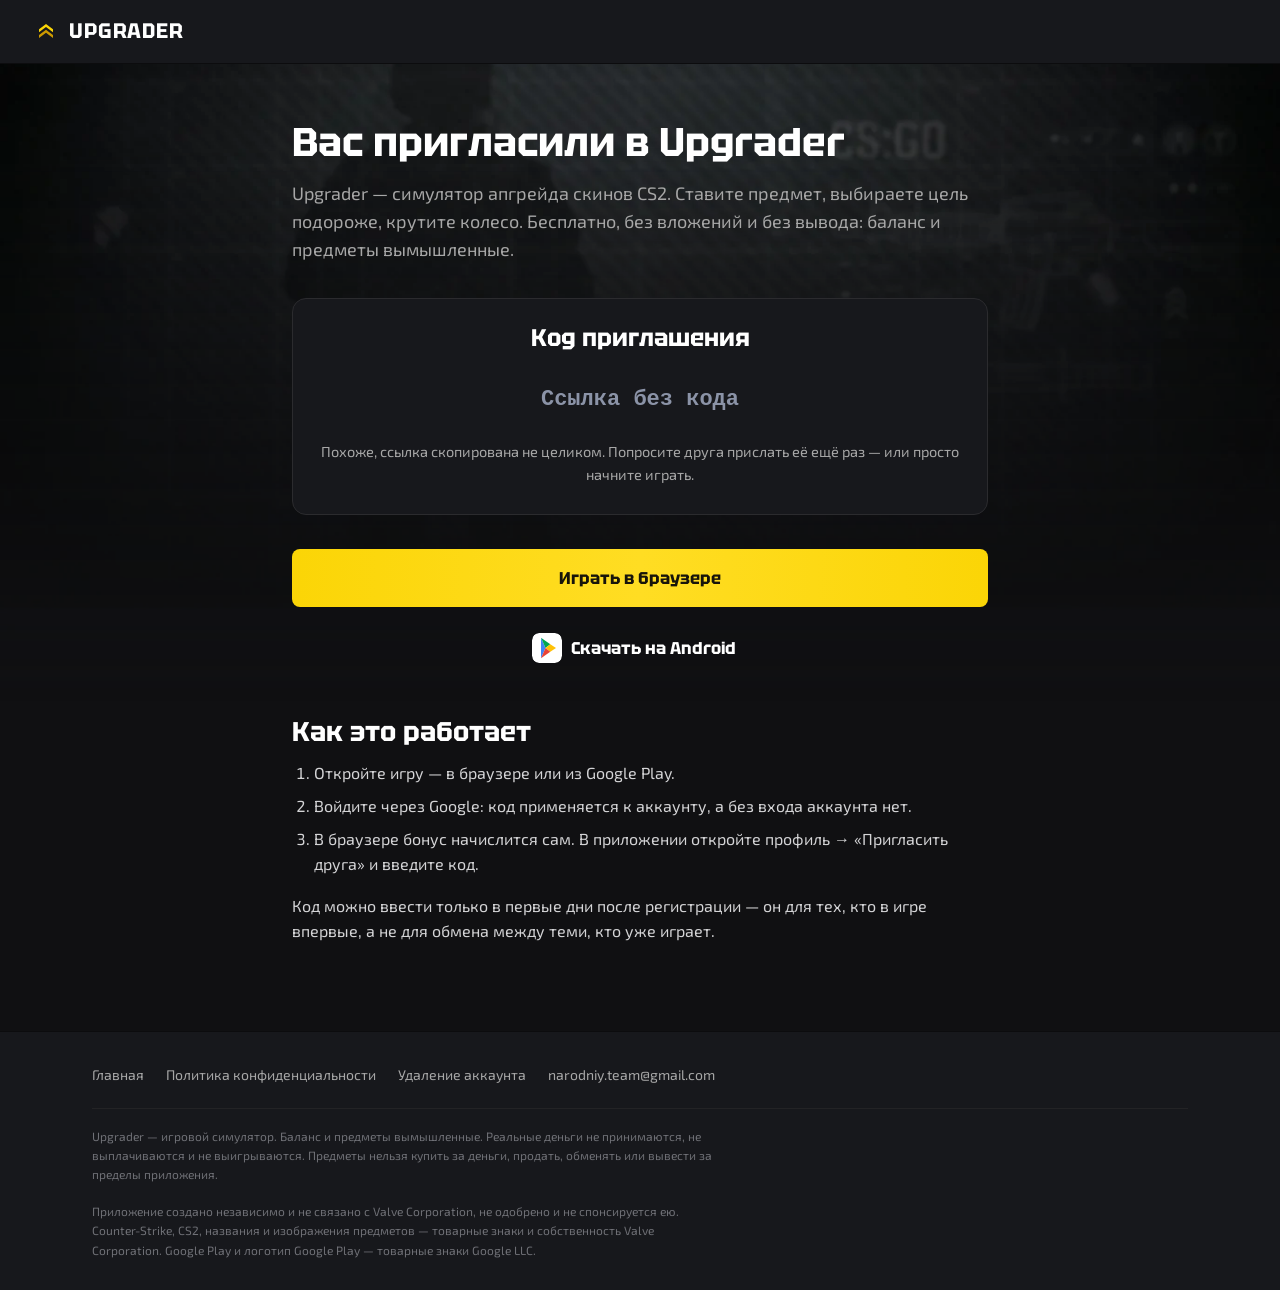
<file: i/index.html>
<!doctype html>
<html lang="ru">
  <head>
    <meta charset="utf-8" />
    <meta name="viewport" content="width=device-width, initial-scale=1" />
    <title>Приглашение в Upgrader</title>
    <meta
      name="description"
      content="Вас пригласили в Upgrader — симулятор апгрейда скинов CS2. Введите код друга и получите бонус на старте."
    />

    <!--
      Страница служебная: попадают на неё по личной ссылке, а не из поиска,
      и каждая такая ссылка отличается от соседней одним параметром.
      В индексе от них был бы только мусор из тысяч почти одинаковых
      адресов, поэтому noindex. В robots.txt закрыт и путь целиком —
      одного запрета мало: robots не мешает попасть в индекс по внешней
      ссылке, а noindex мешает.
    -->
    <meta name="robots" content="noindex, nofollow" />
    <meta name="theme-color" content="#17181c" />

    <link rel="icon" href="/assets/img/favicon.svg" type="image/svg+xml" />
    <link rel="preload" href="/assets/fonts/tektur-cyrillic.woff2" as="font" type="font/woff2" crossorigin />
    <link rel="preload" href="/assets/fonts/exo2-cyrillic.woff2" as="font" type="font/woff2" crossorigin />
    <link rel="stylesheet" href="/assets/css/app.css" />

    <style>
      /* Код — единственное, ради чего сюда пришли, и на экране он
         должен быть крупнее всего остального. Моноширинный: код
         переписывают с экрана, и в пропорциональном шрифте это
         труднее, чем кажется. */
      .code {
        display: block;
        margin: 18px 0 10px;
        font-family: ui-monospace, Menlo, Consolas, monospace;
        font-size: clamp(30px, 11vw, 46px);
        font-weight: 800;
        letter-spacing: 0.16em;
        color: #fbd506;
        word-break: break-all;
      }
      .code--none {
        font-size: clamp(18px, 5vw, 22px);
        letter-spacing: 0;
        color: #8b93a7;
      }
      .copy {
        background: none;
        border: 1px solid #2b2d35;
        color: #cfd4e0;
        border-radius: 8px;
        padding: 9px 14px;
        font: inherit;
        font-size: 14px;
        cursor: pointer;
      }
      .copy:hover { border-color: #4a4d59; }
      .ways { display: grid; gap: 10px; margin-top: 18px; }
    </style>
  </head>

  <body>
    <header class="hdr">
      <a class="logo" href="/">
        <svg viewBox="0 0 512 512" aria-hidden="true">
          <path d="M256 130 384 226v51L256 181 128 277v-51z" fill="#fbd506" />
          <path d="M256 235 384 331v51L256 286 128 382v-51z" fill="#cc9900" />
        </svg>
        UPGRADER
      </a>
    </header>

    <main class="doc">
      <h1>Вас пригласили в Upgrader</h1>

      <p class="lead">
        Upgrader — симулятор апгрейда скинов CS2. Ставите предмет, выбираете
        цель подороже, крутите колесо. Бесплатно, без вложений и без вывода:
        баланс и предметы вымышленные.
      </p>

      <div class="ctabox">
        <h2>Код приглашения</h2>
        <code class="code" id="code">—</code>
        <button class="copy" id="copy" hidden>Скопировать код</button>
        <p id="hint">
          Введите его в профиле после входа через Google — и получите бонус
          на старте. Пригласивший получит свой.
        </p>
      </div>

      <div class="ways">
        <!--
          Играть в браузере — первой кнопкой, и это не про удобство,
          а про то, чтобы код не потерялся. По этой ссылке он уезжает
          в адрес игры и применяется сам; в Google Play параметр
          не доедет, и код придётся вводить руками.
        -->
        <a class="btn btn--y btn--lg" id="play" href="/play/">
          Играть в браузере
        </a>
        <a class="btn btn--lg btn--play" id="store" href="https://play.google.com/store/apps/details?id=com.upgrader.upgrader&amp;referrer=utm_source%3Dinvite%26utm_medium%3Dweb%26utm_campaign%3Dreferral" data-cta="invite">
          <svg class="btn__gp" viewBox="0 0 100 100" aria-hidden="true">
            <rect width="100" height="100" rx="24" fill="#fff" />
            <path d="M30 16 L45 50 L30 84 Z" fill="#4285f4" />
            <path d="M30 16 L61 37.1 L45 50 Z" fill="#00a651" />
            <path d="M61 37.1 L80 50 L61 62.9 L45 50 Z" fill="#ffc107" />
            <path d="M30 84 L61 62.9 L45 50 Z" fill="#ea4335" />
          </svg>
          Скачать на Android
        </a>
      </div>

      <h2>Как это работает</h2>

      <ol>
        <li>Откройте игру — в браузере или из Google Play.</li>
        <li>Войдите через Google: код применяется к аккаунту, а без входа аккаунта нет.</li>
        <li>В браузере бонус начислится сам. В приложении откройте профиль → «Пригласить друга» и введите код.</li>
      </ol>

      <p>
        Код можно ввести только в первые дни после регистрации — он для тех,
        кто в игре впервые, а не для обмена между теми, кто уже играет.
      </p>
    </main>

    <footer class="foot">
      <div class="wrap">
        <nav class="foot__links">
          <a href="/">Главная</a>
          <a href="/privacy.html">Политика конфиденциальности</a>
          <a href="/delete-account.html">Удаление аккаунта</a>
          <a href="mailto:narodniy.team@gmail.com">narodniy.team@gmail.com</a>
        </nav>
        <p class="legal">
          Upgrader — игровой симулятор. Баланс и предметы вымышленные. Реальные деньги
          не принимаются, не выплачиваются и не выигрываются. Предметы нельзя купить
          за деньги, продать, обменять или вывести за пределы приложения.
        </p>
        <p class="legal">
          Приложение создано независимо и не связано с Valve Corporation, не одобрено
          и не спонсируется ею. Counter-Strike, CS2, названия и изображения предметов —
          товарные знаки и собственность Valve Corporation. Google Play и логотип
          Google Play — товарные знаки Google LLC.
        </p>
      </div>
    </footer>

    <script>
      (function () {
        'use strict';

        // Код в параметре, а не в пути: сайт живёт на GitHub Pages,
        // маршрутизации там нет, и «/i/КОД» пришлось бы ловить через
        // 404.html — то есть отдавать четырёхсотую страницу тому,
        // кого мы сами пригласили.
        var raw = new URLSearchParams(location.search).get('c') || '';
        var code = raw.toUpperCase().replace(/[^A-Z0-9]/g, '');

        var el = document.getElementById('code');
        var copy = document.getElementById('copy');
        var hint = document.getElementById('hint');
        var play = document.getElementById('play');

        if (!code) {
          // Без кода страница не пустая: человек всё равно пришёл
          // по приглашению, и отправить его играть полезнее, чем
          // показать ошибку
          el.textContent = 'Ссылка без кода';
          el.className = 'code code--none';
          hint.textContent =
            'Похоже, ссылка скопирована не целиком. Попросите друга прислать её ещё раз — или просто начните играть.';
          return;
        }

        el.textContent = code;
        play.href = '/play/?ref=' + encodeURIComponent(code);
        copy.hidden = false;

        copy.onclick = function () {
          navigator.clipboard.writeText(code).then(
            function () { copy.textContent = 'Скопировано'; },
            function () {
              // Буфер обмена может быть недоступен — в этом случае
              // выделяем код сам, чтобы скопировать вручную
              var r = document.createRange();
              r.selectNodeContents(el);
              var s = getSelection();
              s.removeAllRanges();
              s.addRange(r);
            }
          );
        };
      })();
    </script>
    <script src="/assets/js/site.js" defer></script>
  </body>
</html>
</file>
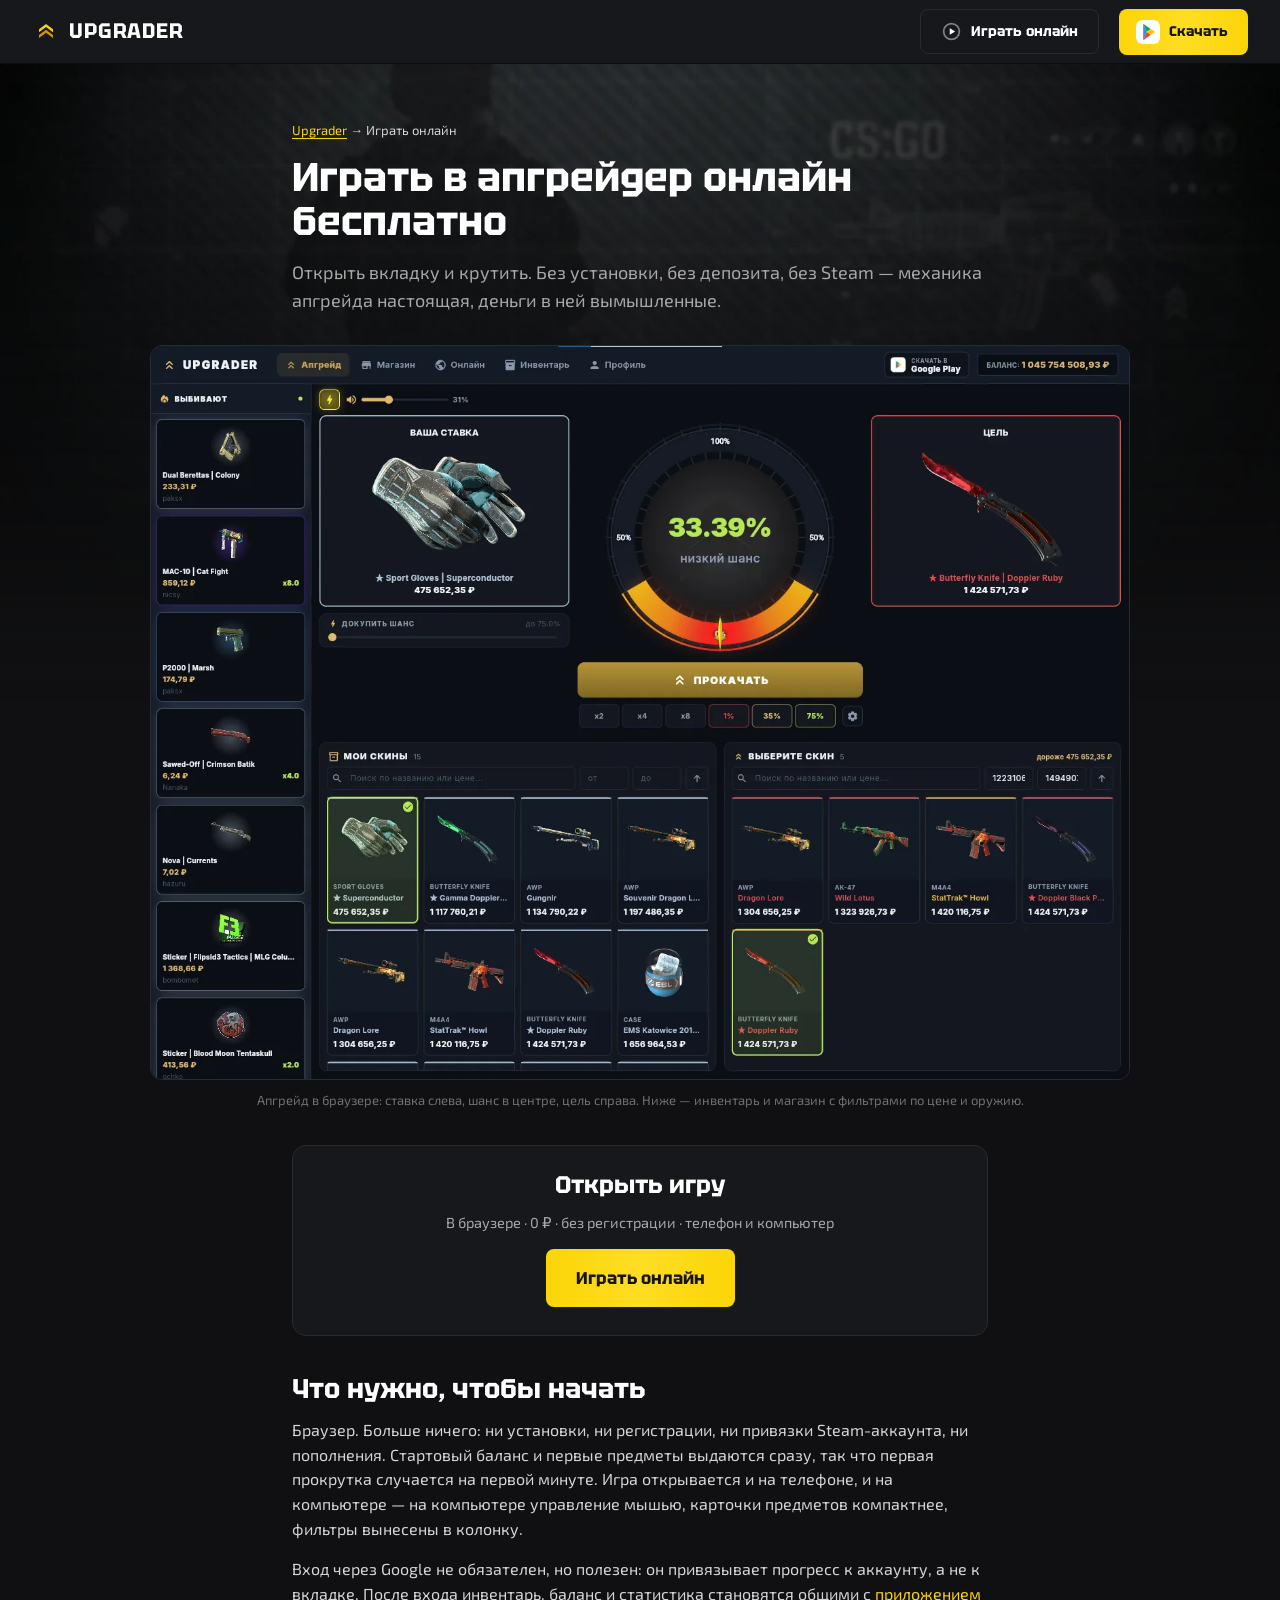
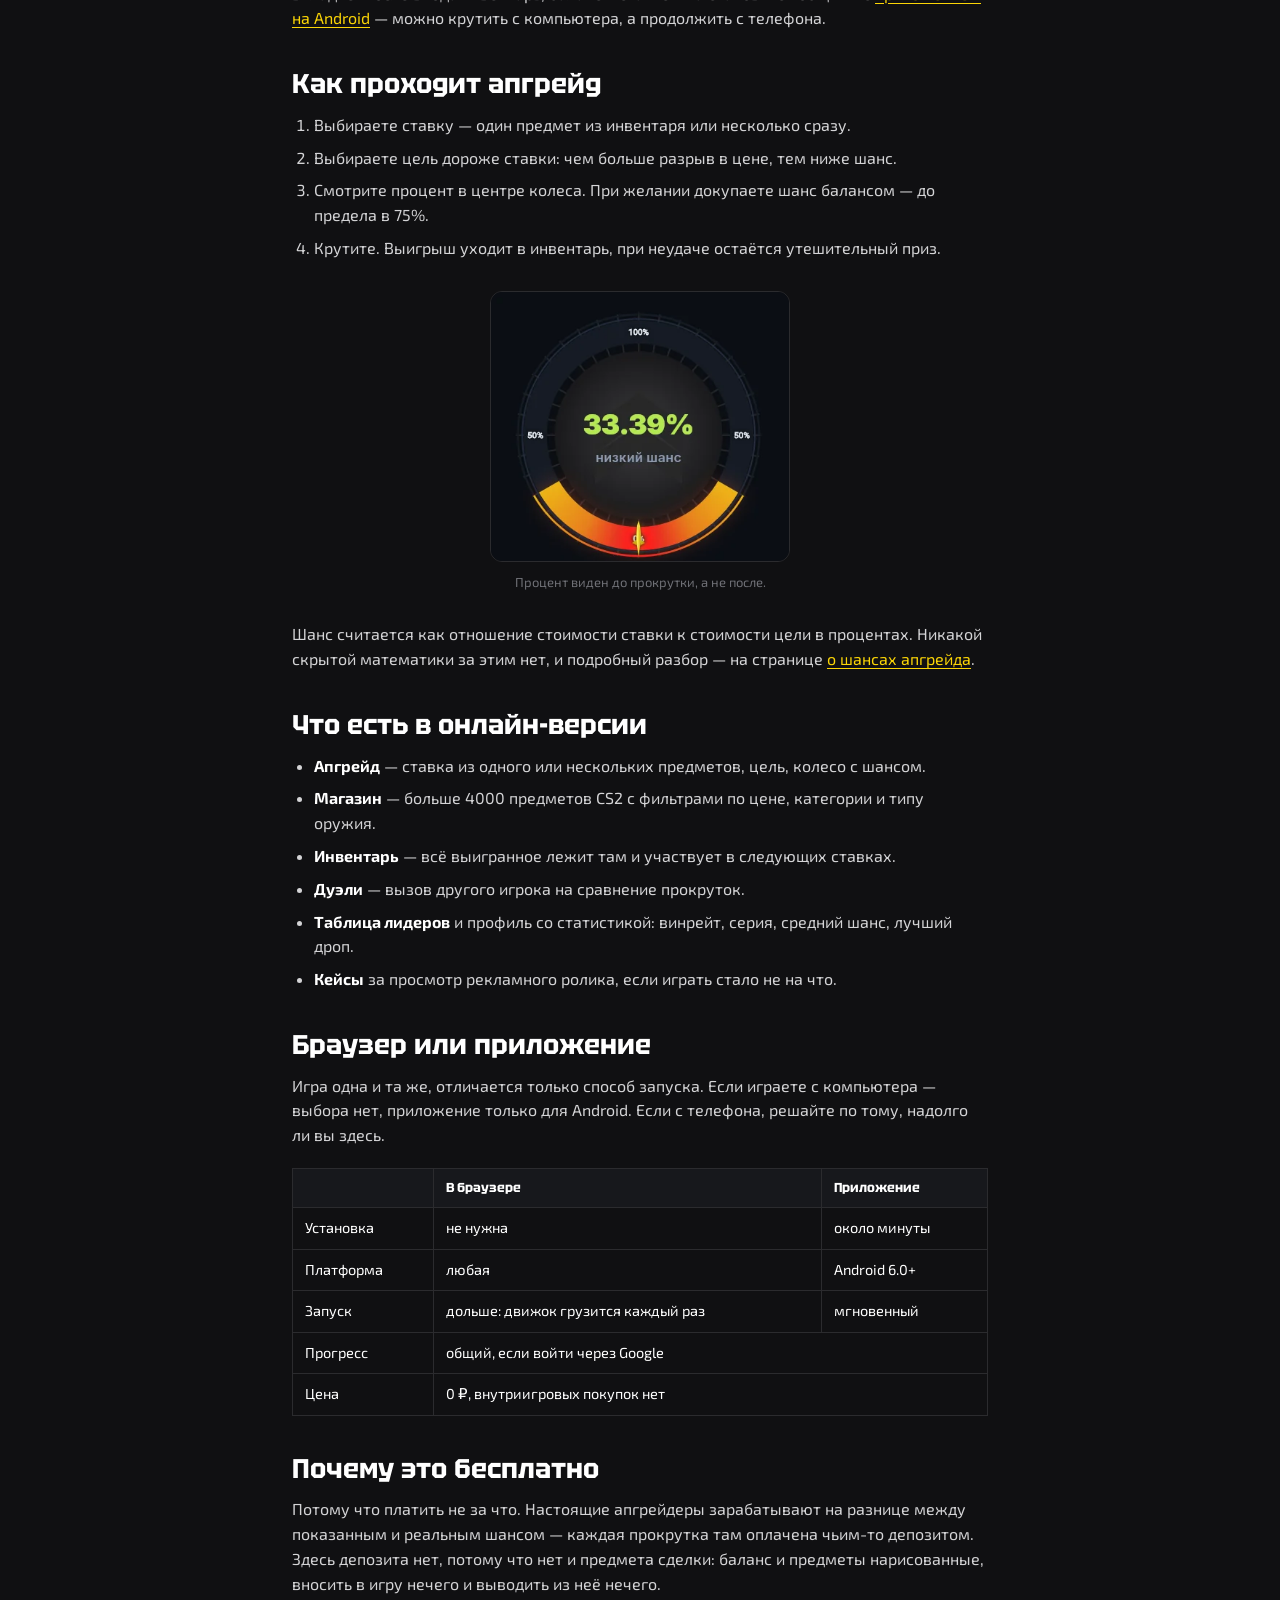
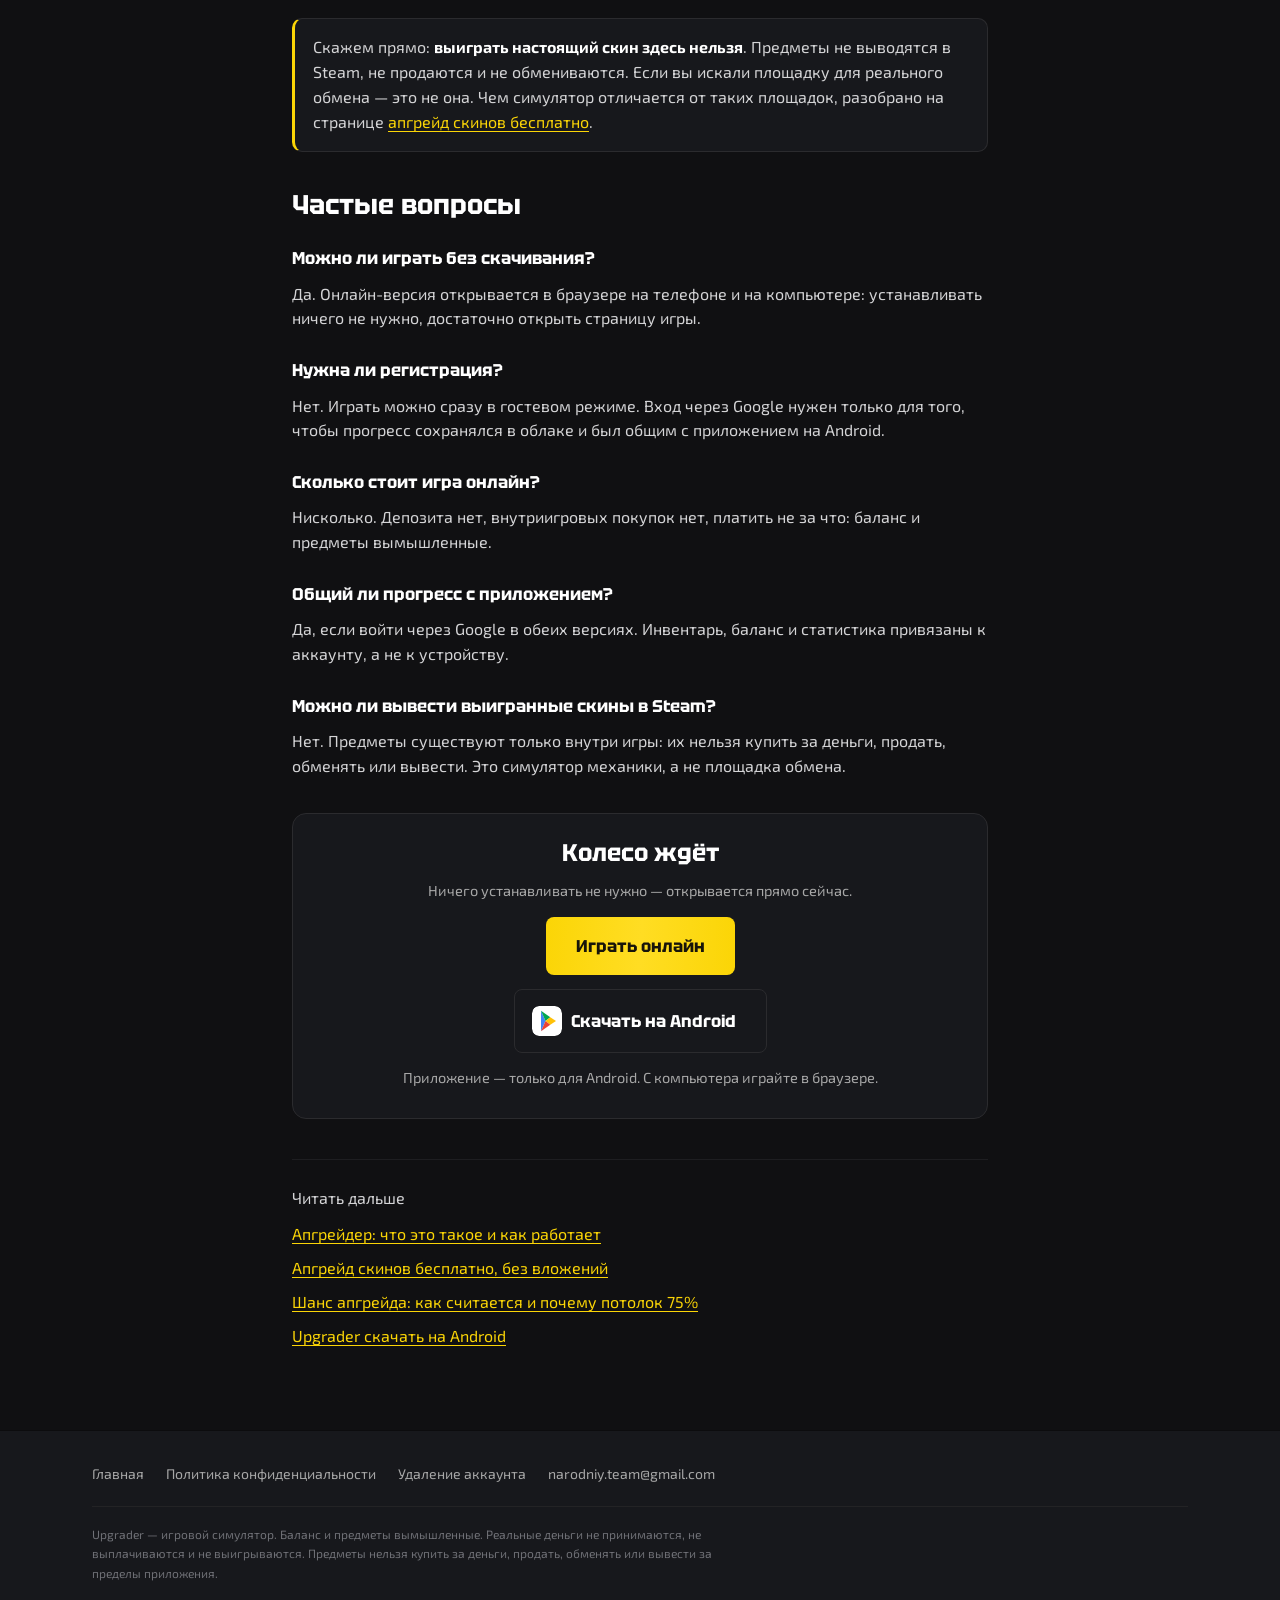
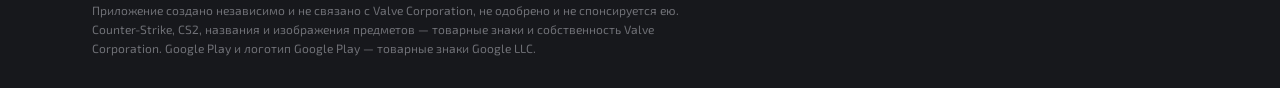
<file: igrat/index.html>
<!doctype html>
<html lang="ru">
  <head>
    <meta charset="utf-8" />
    <meta name="viewport" content="width=device-width, initial-scale=1" />
    <title>Апгрейдер — играть онлайн бесплатно, без скачивания</title>
    <meta
      name="description"
      content="Апгрейдер онлайн: ставка, цель, колесо — прямо в браузере. Без скачивания, без депозита и Steam-аккаунта. 4000+ предметов CS2, шанс до 75%, играть бесплатно."
    />
    <link rel="canonical" href="https://upgrader-play.ru/igrat/" />
    <meta name="theme-color" content="#17181c" />

    <meta property="og:type" content="article" />
    <meta property="og:url" content="https://upgrader-play.ru/igrat/" />
    <meta property="og:site_name" content="Upgrader" />
    <meta property="og:locale" content="ru_RU" />
    <meta property="og:title" content="Апгрейдер — играть онлайн бесплатно" />
    <meta property="og:description" content="Симулятор апгрейда скинов CS2 в браузере. Устанавливать нечего, вносить нечего." />
    <!-- Картинка для соцсетей — снимок браузерной версии, а не телефона:
         страница про игру онлайн. PNG, а не webp: мессенджеры и старые
         превьюшники webp понимают через раз. -->
    <meta property="og:image" content="https://upgrader-play.ru/assets/img/shots/web-og.png" />
    <meta property="og:image:width" content="1200" />
    <meta property="og:image:height" content="900" />
    <meta property="og:image:alt" content="Экран апгрейда в браузере: ставка, колесо с шансом и цель" />
    <meta name="twitter:card" content="summary_large_image" />

    <link rel="icon" href="/assets/img/favicon.svg" type="image/svg+xml" />
    <link rel="preload" href="/assets/fonts/tektur-cyrillic.woff2" as="font" type="font/woff2" crossorigin />
    <link rel="preload" href="/assets/fonts/exo2-cyrillic.woff2" as="font" type="font/woff2" crossorigin />
    <link rel="stylesheet" href="/assets/css/app.css" />

    <!--
      Страница отвечает за запросы про «играть»: онлайн, в браузере, без
      скачивания. Сама игра лежит на /play/, но она нарисована на холсте —
      робот видит там пустую разметку и ранжировать её не по чему.
      Поэтому текст живёт здесь, а /play/ остаётся кнопкой отсюда.
    -->
    <script type="application/ld+json">
      {
        "@context": "https://schema.org",
        "@graph": [
          {
            "@type": "BreadcrumbList",
            "itemListElement": [
              { "@type": "ListItem", "position": 1, "name": "Upgrader", "item": "https://upgrader-play.ru/" },
              { "@type": "ListItem", "position": 2, "name": "Играть онлайн", "item": "https://upgrader-play.ru/igrat/" }
            ]
          },
          {
            "@type": "WebApplication",
            "@id": "https://upgrader-play.ru/igrat/#webapp",
            "name": "Апгрейдер онлайн — Upgrader",
            "alternateName": "Апгрейдер играть онлайн",
            "url": "https://upgrader-play.ru/play/",
            "description": "Симулятор апгрейда скинов CS2 в браузере: ставка, цель, колесо. Более 4000 предметов, максимальный шанс 75%, без депозита и Steam-аккаунта.",
            "applicationCategory": "GameApplication",
            "applicationSubCategory": "Casual",
            "browserRequirements": "Требуется браузер с поддержкой WebGL",
            "operatingSystem": "Любая",
            "inLanguage": "ru-RU",
            "author": { "@type": "Organization", "name": "Narodniy" },
            "screenshot": [
              "https://upgrader-play.ru/assets/img/shots/web-og.png",
              "https://upgrader-play.ru/assets/img/shots/s2.png",
              "https://upgrader-play.ru/assets/img/shots/s3.png"
            ],
            "offers": { "@type": "Offer", "price": "0", "priceCurrency": "RUB" }
          },
          {
            "@type": "FAQPage",
            "@id": "https://upgrader-play.ru/igrat/#faq",
            "mainEntity": [
              {
                "@type": "Question",
                "name": "Можно ли играть в апгрейдер без скачивания?",
                "acceptedAnswer": {
                  "@type": "Answer",
                  "text": "Да. Онлайн-версия открывается в браузере на телефоне и на компьютере: устанавливать ничего не нужно, достаточно открыть страницу игры."
                }
              },
              {
                "@type": "Question",
                "name": "Нужна ли регистрация, чтобы начать играть?",
                "acceptedAnswer": {
                  "@type": "Answer",
                  "text": "Нет. Играть можно сразу в гостевом режиме. Вход через Google нужен только для того, чтобы прогресс сохранялся в облаке и был общим с приложением на Android."
                }
              },
              {
                "@type": "Question",
                "name": "Сколько стоит игра онлайн?",
                "acceptedAnswer": {
                  "@type": "Answer",
                  "text": "Нисколько. Депозита нет, внутриигровых покупок нет, платить не за что: баланс и предметы вымышленные."
                }
              },
              {
                "@type": "Question",
                "name": "Общий ли прогресс с приложением?",
                "acceptedAnswer": {
                  "@type": "Answer",
                  "text": "Да, если войти через Google в обеих версиях. Инвентарь, баланс и статистика привязаны к аккаунту, а не к устройству."
                }
              },
              {
                "@type": "Question",
                "name": "Можно ли вывести выигранные скины в Steam?",
                "acceptedAnswer": {
                  "@type": "Answer",
                  "text": "Нет. Предметы существуют только внутри игры: их нельзя купить за деньги, продать, обменять или вывести. Это симулятор механики, а не площадка обмена."
                }
              }
            ]
          }
        ]
      }
    </script>
  </head>

  <body>
    <header class="hdr">
      <a class="logo" href="/">
        <svg viewBox="0 0 512 512" aria-hidden="true">
          <path d="M256 130 384 226v51L256 181 128 277v-51z" fill="#fbd506" />
          <path d="M256 235 384 331v51L256 286 128 382v-51z" fill="#cc9900" />
        </svg>
        UPGRADER
      </a>
      <span class="hdr__sp"></span>

      <a class="btn btn--ghost btn--online" href="/play/" data-online="header">
        <svg class="btn__wheel" viewBox="0 0 24 24" aria-hidden="true">
          <circle cx="12" cy="12" r="9" fill="none" stroke="currentColor" stroke-opacity="0.45" stroke-width="2" />
          <path d="M10 8.4 16.2 12 10 15.6z" fill="currentColor" />
        </svg>
        <span>Играть<span class="btn__long"> онлайн</span></span>
      </a>
      <a class="btn btn--y btn--play" href="https://play.google.com/store/apps/details?id=com.upgrader.upgrader&amp;referrer=utm_source%3Dlanding%26utm_medium%3Dweb%26utm_campaign%3Dlanding" data-cta="header">
        <svg class="btn__gp" viewBox="0 0 100 100" aria-hidden="true">
          <rect width="100" height="100" rx="24" fill="#fff" />
          <path d="M30 16 L45 50 L30 84 Z" fill="#4285f4" />
          <path d="M30 16 L61 37.1 L45 50 Z" fill="#00a651" />
          <path d="M61 37.1 L80 50 L61 62.9 L45 50 Z" fill="#ffc107" />
          <path d="M30 84 L61 62.9 L45 50 Z" fill="#ea4335" />
        </svg>
        Скачать
      </a>
    </header>

    <main class="doc">
      <p class="crumbs"><a href="/">Upgrader</a> → Играть онлайн</p>

      <h1>Играть в апгрейдер онлайн бесплатно</h1>

      <p class="lead">
        Открыть вкладку и крутить. Без установки, без депозита, без Steam —
        механика апгрейда настоящая, деньги в ней вымышленные.
      </p>

      <!-- Снимок раньше кнопки: по запросу «играть» приходят и те, кто
           про игру ничего не знает. Один кадр объясняет механику быстрее
           абзаца, а нажимать вслепую никто не любит. -->
      <figure class="shotfig">
        <img
          src="/assets/img/shots/web-1440.webp"
          srcset="/assets/img/shots/web-960.webp 960w, /assets/img/shots/web-1440.webp 1440w"
          sizes="(max-width: 1044px) 100vw, 980px"
          alt="Апгрейдер онлайн в браузере: слева ставка — перчатки Sport Gloves Superconductor, в центре колесо с шансом 33,39%, справа цель — нож Butterfly Knife Doppler Ruby"
          width="1440"
          height="1080"
        />
        <figcaption>
          Апгрейд в браузере: ставка слева, шанс в центре, цель справа.
          Ниже — инвентарь и магазин с фильтрами по цене и оружию.
        </figcaption>
      </figure>

      <!-- Кнопка сразу под первым экраном: пришли по запросу «играть»,
           значит хотят играть, а не читать. Текст ниже — для тех,
           кто всё-таки читает, и для робота. -->
      <div class="ctabox">
        <h2>Открыть игру</h2>
        <p>В браузере · 0 ₽ · без регистрации · телефон и компьютер</p>
        <a class="btn btn--y btn--lg" href="/play/" data-online="doc_top">
          Играть онлайн
        </a>
      </div>

      <h2>Что нужно, чтобы начать</h2>

      <p>
        Браузер. Больше ничего: ни установки, ни регистрации, ни привязки
        Steam-аккаунта, ни пополнения. Стартовый баланс и первые предметы
        выдаются сразу, так что первая прокрутка случается на первой минуте.
        Игра открывается и на телефоне, и на компьютере — на компьютере
        управление мышью, карточки предметов компактнее, фильтры вынесены
        в колонку.
      </p>

      <p>
        Вход через Google не обязателен, но полезен: он привязывает прогресс
        к аккаунту, а не к вкладке. После входа инвентарь, баланс и статистика
        становятся общими с <a href="/skachat/">приложением на Android</a> —
        можно крутить с компьютера, а продолжить с телефона.
      </p>

      <h2>Как проходит апгрейд</h2>

      <ol>
        <li>Выбираете ставку — один предмет из инвентаря или несколько сразу.</li>
        <li>Выбираете цель дороже ставки: чем больше разрыв в цене, тем ниже шанс.</li>
        <li>Смотрите процент в центре колеса. При желании докупаете шанс балансом — до предела в 75%.</li>
        <li>Крутите. Выигрыш уходит в инвентарь, при неудаче остаётся утешительный приз.</li>
      </ol>

      <figure class="shotfig shotfig--phone">
        <img
          src="/assets/img/shots/wheel-820.webp"
          srcset="/assets/img/shots/wheel-410.webp 410w, /assets/img/shots/wheel-820.webp 820w"
          sizes="300px"
          alt="Колесо апгрейда: в центре шанс 33,39% с подписью «низкий шанс», по краю шкала от 0 до 100%"
          width="820"
          height="740"
        />
        <figcaption>Процент виден до прокрутки, а не после.</figcaption>
      </figure>

      <p>
        Шанс считается как отношение стоимости ставки к стоимости цели
        в процентах. Никакой скрытой математики за этим нет, и подробный
        разбор — на странице <a href="/shansy/">о шансах апгрейда</a>.
      </p>

      <h2>Что есть в онлайн-версии</h2>

      <ul>
        <li><strong>Апгрейд</strong> — ставка из одного или нескольких предметов, цель, колесо с шансом.</li>
        <li><strong>Магазин</strong> — больше 4000 предметов CS2 с фильтрами по цене, категории и типу оружия.</li>
        <li><strong>Инвентарь</strong> — всё выигранное лежит там и участвует в следующих ставках.</li>
        <li><strong>Дуэли</strong> — вызов другого игрока на сравнение прокруток.</li>
        <li><strong>Таблица лидеров</strong> и профиль со статистикой: винрейт, серия, средний шанс, лучший дроп.</li>
        <li><strong>Кейсы</strong> за просмотр рекламного ролика, если играть стало не на что.</li>
      </ul>

      <h2>Браузер или приложение</h2>

      <p>
        Игра одна и та же, отличается только способ запуска. Если играете
        с компьютера — выбора нет, приложение только для Android.
        Если с телефона, решайте по тому, надолго ли вы здесь.
      </p>

      <table>
        <tr><th></th><th>В браузере</th><th>Приложение</th></tr>
        <tr><td>Установка</td><td>не нужна</td><td>около минуты</td></tr>
        <tr><td>Платформа</td><td>любая</td><td>Android 6.0+</td></tr>
        <tr><td>Запуск</td><td>дольше: движок грузится каждый раз</td><td>мгновенный</td></tr>
        <tr><td>Прогресс</td><td colspan="2">общий, если войти через Google</td></tr>
        <tr><td>Цена</td><td colspan="2">0 ₽, внутриигровых покупок нет</td></tr>
      </table>

      <h2>Почему это бесплатно</h2>

      <p>
        Потому что платить не за что. Настоящие апгрейдеры зарабатывают
        на разнице между показанным и реальным шансом — каждая прокрутка
        там оплачена чьим-то депозитом. Здесь депозита нет, потому что нет
        и предмета сделки: баланс и предметы нарисованные, вносить в игру
        нечего и выводить из неё нечего.
      </p>

      <div class="note">
        <p>
          Скажем прямо: <strong>выиграть настоящий скин здесь нельзя</strong>.
          Предметы не выводятся в Steam, не продаются и не обмениваются.
          Если вы искали площадку для реального обмена — это не она.
          Чем симулятор отличается от таких площадок, разобрано на странице
          <a href="/besplatno/">апгрейд скинов бесплатно</a>.
        </p>
      </div>

      <h2>Частые вопросы</h2>

      <h3>Можно ли играть без скачивания?</h3>
      <p>
        Да. Онлайн-версия открывается в браузере на телефоне и на компьютере:
        устанавливать ничего не нужно, достаточно открыть страницу игры.
      </p>

      <h3>Нужна ли регистрация?</h3>
      <p>
        Нет. Играть можно сразу в гостевом режиме. Вход через Google нужен
        только для того, чтобы прогресс сохранялся в облаке и был общим
        с приложением на Android.
      </p>

      <h3>Сколько стоит игра онлайн?</h3>
      <p>
        Нисколько. Депозита нет, внутриигровых покупок нет, платить не за что:
        баланс и предметы вымышленные.
      </p>

      <h3>Общий ли прогресс с приложением?</h3>
      <p>
        Да, если войти через Google в обеих версиях. Инвентарь, баланс
        и статистика привязаны к аккаунту, а не к устройству.
      </p>

      <h3>Можно ли вывести выигранные скины в Steam?</h3>
      <p>
        Нет. Предметы существуют только внутри игры: их нельзя купить
        за деньги, продать, обменять или вывести. Это симулятор механики,
        а не площадка обмена.
      </p>

      <div class="ctabox">
        <h2>Колесо ждёт</h2>
        <p>Ничего устанавливать не нужно — открывается прямо сейчас.</p>
        <a class="btn btn--y btn--lg" href="/play/" data-online="doc_bottom">
          Играть онлайн
        </a>

        <!-- Вторая кнопка тише первой: страница про игру в браузере,
             и установка здесь — не главный путь, а запасной для тех,
             кто уже решил остаться. На узком экране жёлтая кнопка шапки
             скрыта, так что без этой ссылки с телефона в магазин
             со страницы было бы не попасть. -->
        <a class="btn btn--ghost btn--lg btn--play" href="https://play.google.com/store/apps/details?id=com.upgrader.upgrader&amp;referrer=utm_source%3Dlanding%26utm_medium%3Dweb%26utm_campaign%3Dlanding" data-cta="doc_bottom">
          <svg class="btn__gp" viewBox="0 0 100 100" aria-hidden="true">
            <rect width="100" height="100" rx="24" fill="#fff" />
            <path d="M30 16 L45 50 L30 84 Z" fill="#4285f4" />
            <path d="M30 16 L61 37.1 L45 50 Z" fill="#00a651" />
            <path d="M61 37.1 L80 50 L61 62.9 L45 50 Z" fill="#ffc107" />
            <path d="M30 84 L61 62.9 L45 50 Z" fill="#ea4335" />
          </svg>
          Скачать на Android
        </a>

        <p class="hint" data-only="desktop">
          Приложение — только для Android. С компьютера играйте в браузере.
        </p>
      </div>

      <div class="related">
        <p class="foot__t">Читать дальше</p>
        <ul>
          <li><a href="/apgreider/">Апгрейдер: что это такое и как работает</a></li>
          <li><a href="/besplatno/">Апгрейд скинов бесплатно, без вложений</a></li>
          <li><a href="/shansy/">Шанс апгрейда: как считается и почему потолок 75%</a></li>
          <li><a href="/skachat/">Upgrader скачать на Android</a></li>
        </ul>
      </div>
    </main>

    <footer class="foot">
      <div class="wrap">
        <nav class="foot__links">
          <a href="/">Главная</a>
          <a href="/privacy.html">Политика конфиденциальности</a>
          <a href="/delete-account.html">Удаление аккаунта</a>
          <a href="mailto:narodniy.team@gmail.com">narodniy.team@gmail.com</a>
        </nav>
        <p class="legal">
          Upgrader — игровой симулятор. Баланс и предметы вымышленные. Реальные деньги
          не принимаются, не выплачиваются и не выигрываются. Предметы нельзя купить
          за деньги, продать, обменять или вывести за пределы приложения.
        </p>
        <p class="legal">
          Приложение создано независимо и не связано с Valve Corporation, не одобрено
          и не спонсируется ею. Counter-Strike, CS2, названия и изображения предметов —
          товарные знаки и собственность Valve Corporation. Google Play и логотип
          Google Play — товарные знаки Google LLC.
        </p>
      </div>
    </footer>

    <!-- Липкая кнопка на этой странице ведёт в игру, а не в магазин:
         человек пришёл по запросу «играть», а не «скачать». Поэтому
         data-online, а не data-cta — иначе скрипт подменил бы адрес
         ссылкой на Google Play. -->
    <div class="dock">
      <a class="btn btn--y btn--wide" href="/play/" data-online="dock">
        Играть онлайн бесплатно
      </a>
    </div>

    <script src="/assets/js/site.js" defer></script>
  </body>
</html>
</file>
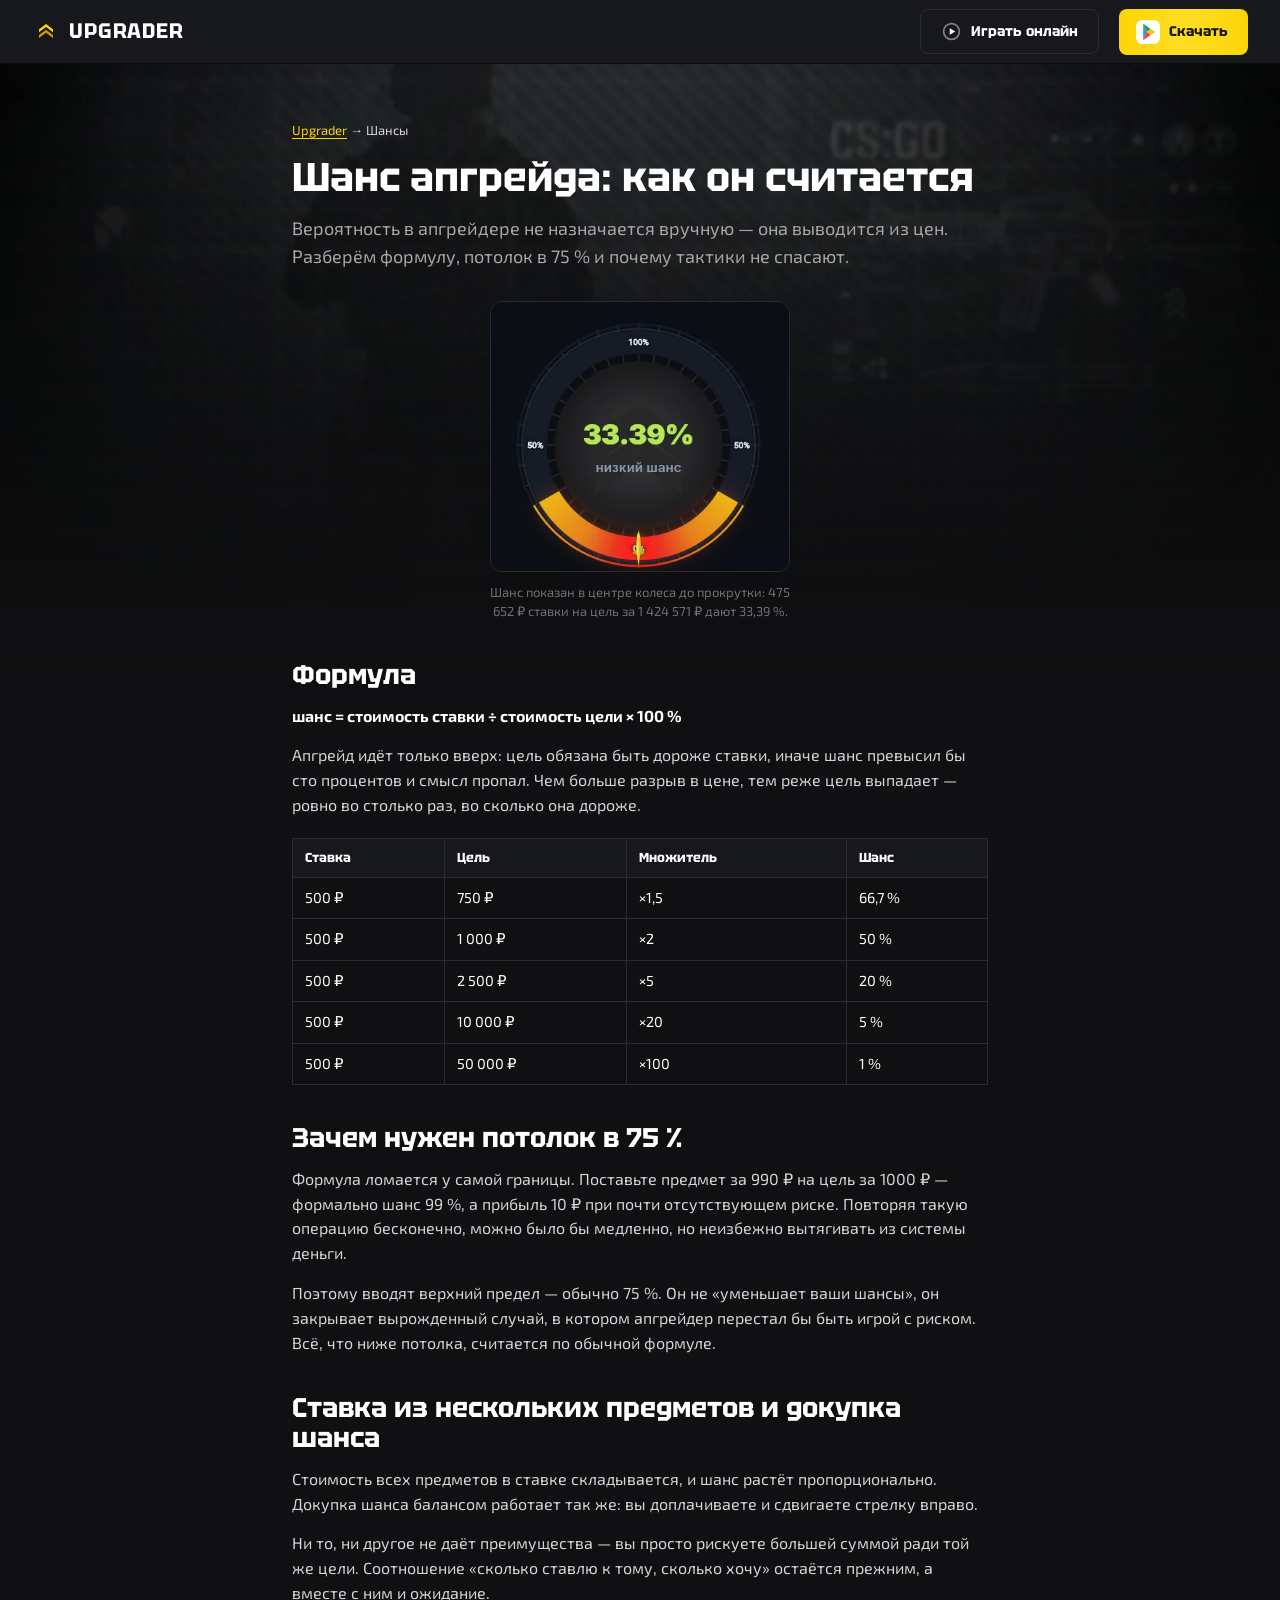
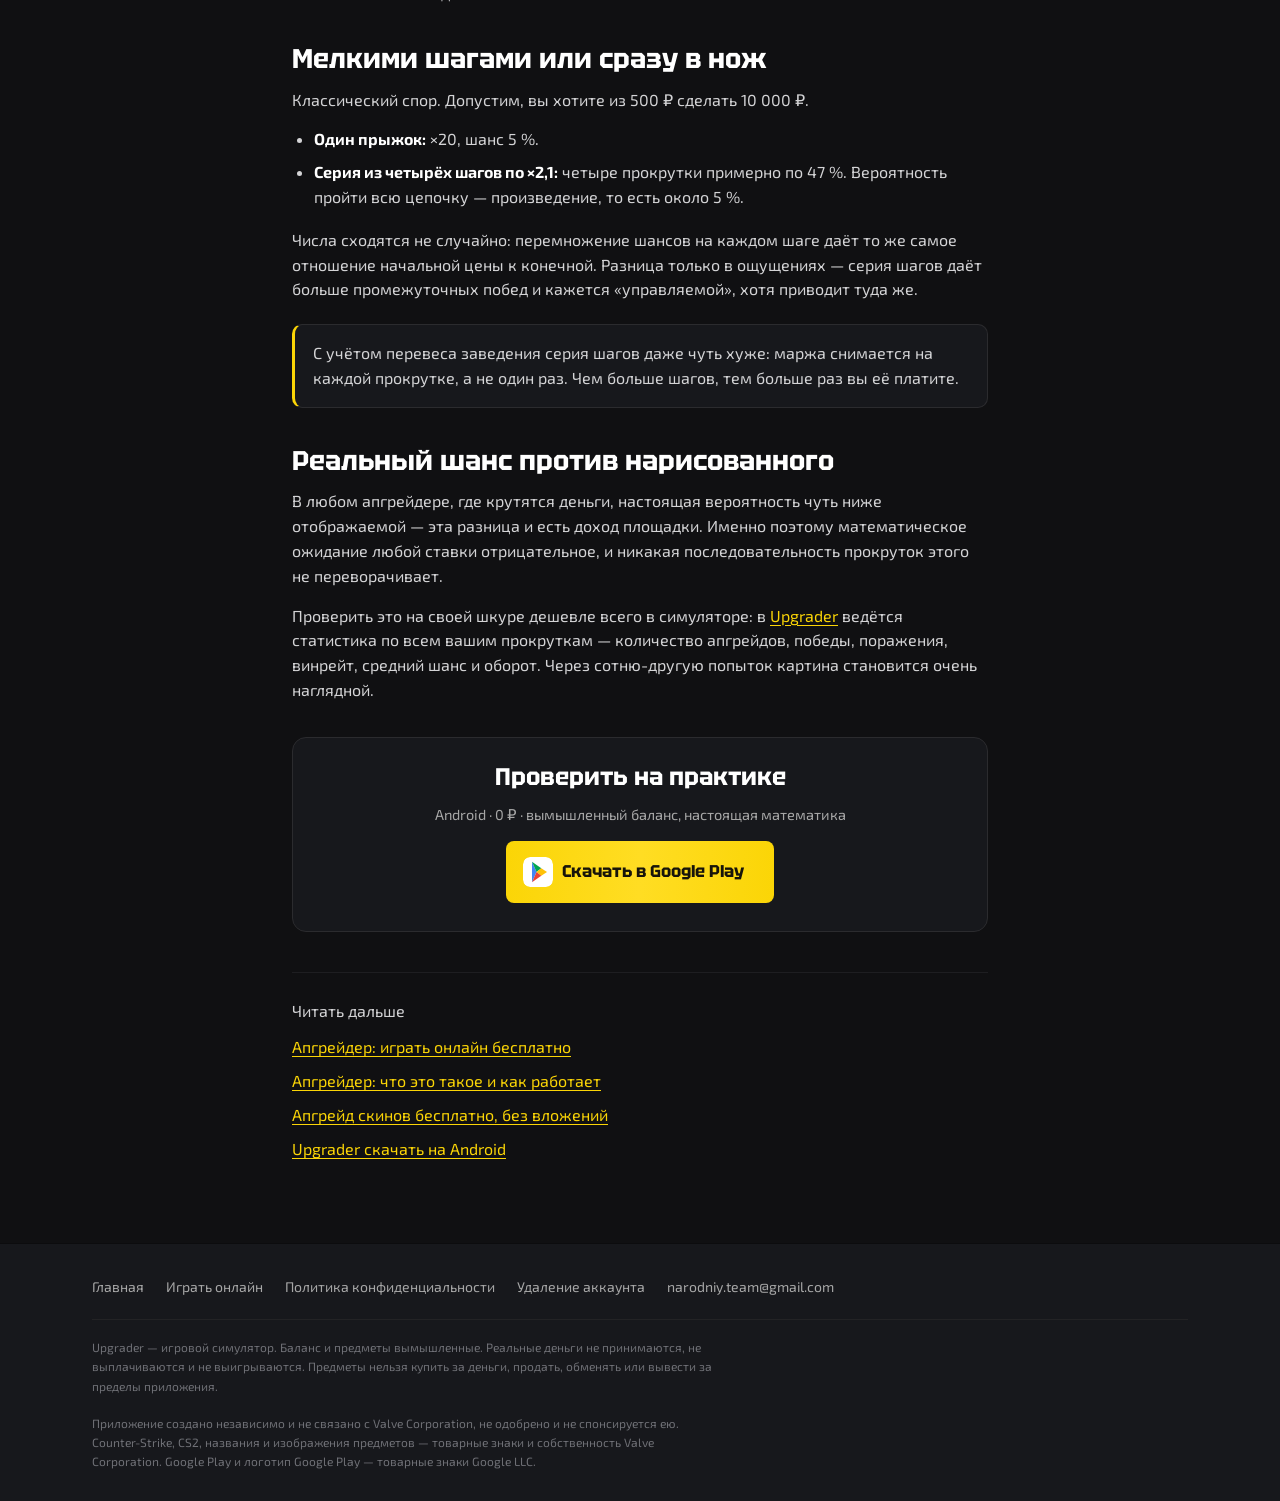
<file: shansy/index.html>
<!doctype html>
<html lang="ru">
  <head>
    <meta charset="utf-8" />
    <meta name="viewport" content="width=device-width, initial-scale=1" />
    <title>Шанс апгрейда: как считается и почему максимум 75 %</title>
    <meta
      name="description"
      content="Формула шанса в апгрейдере, зачем нужен потолок в 75 %, что даёт ставка из нескольких предметов и докупка шанса, и почему тактики не меняют результат на дистанции."
    />
    <link rel="canonical" href="https://upgrader-play.ru/shansy/" />
    <meta name="theme-color" content="#17181c" />

    <meta property="og:type" content="article" />
    <meta property="og:url" content="https://upgrader-play.ru/shansy/" />
    <meta property="og:title" content="Шанс апгрейда: как считается и почему максимум 75 %" />
    <meta property="og:description" content="Формула, потолок вероятности и почему тактики не работают на дистанции." />
    <meta property="og:image" content="https://upgrader-play.ru/assets/img/shots/s2.png" />
    <meta name="twitter:card" content="summary_large_image" />

    <link rel="icon" href="/assets/img/favicon.svg" type="image/svg+xml" />
    <link rel="preload" href="/assets/fonts/tektur-cyrillic.woff2" as="font" type="font/woff2" crossorigin />
    <link rel="preload" href="/assets/fonts/exo2-cyrillic.woff2" as="font" type="font/woff2" crossorigin />
    <link rel="stylesheet" href="/assets/css/app.css" />

    <script type="application/ld+json">
      {
        "@context": "https://schema.org",
        "@graph": [
          {
            "@type": "BreadcrumbList",
            "itemListElement": [
              { "@type": "ListItem", "position": 1, "name": "Upgrader", "item": "https://upgrader-play.ru/" },
              { "@type": "ListItem", "position": 2, "name": "Шансы", "item": "https://upgrader-play.ru/shansy/" }
            ]
          },
          {
            "@type": "FAQPage",
            "mainEntity": [
              {
                "@type": "Question",
                "name": "Как считается шанс апгрейда?",
                "acceptedAnswer": {
                  "@type": "Answer",
                  "text": "Шанс равен отношению стоимости ставки к стоимости цели, умноженному на сто процентов. Ставка 500 рублей на цель 2000 рублей даёт 25 процентов."
                }
              },
              {
                "@type": "Question",
                "name": "Почему шанс не может быть выше 75 процентов?",
                "acceptedAnswer": {
                  "@type": "Answer",
                  "text": "Потолок закрывает лазейку с почти безрисковым апгрейдом: без него можно было бы ставить предмет за 990 на цель за 1000 и получать почти гарантированную прибыль, повторяя это бесконечно."
                }
              },
              {
                "@type": "Question",
                "name": "Лучше идти мелкими шагами или бить сразу в дорогую цель?",
                "acceptedAnswer": {
                  "@type": "Answer",
                  "text": "На дистанции разницы нет. Обе тактики дают одинаковое математическое ожидание и отличаются только разбросом результата: серия мелких шагов доходит до цели чаще, но каждый шаг съедает свою долю."
                }
              }
            ]
          }
        ]
      }
    </script>
  </head>

  <body>
    <header class="hdr">
      <a class="logo" href="/">
        <svg viewBox="0 0 512 512" aria-hidden="true">
          <path d="M256 130 384 226v51L256 181 128 277v-51z" fill="#fbd506" />
          <path d="M256 235 384 331v51L256 286 128 382v-51z" fill="#cc9900" />
        </svg>
        UPGRADER
      </a>
      <span class="hdr__sp"></span>

      <a class="btn btn--ghost btn--online" href="/play/" data-online="header">
        <svg class="btn__wheel" viewBox="0 0 24 24" aria-hidden="true">
          <circle cx="12" cy="12" r="9" fill="none" stroke="currentColor" stroke-opacity="0.45" stroke-width="2" />
          <path d="M10 8.4 16.2 12 10 15.6z" fill="currentColor" />
        </svg>
        <span>Играть<span class="btn__long"> онлайн</span></span>
      </a>
      <a class="btn btn--y btn--play" href="https://play.google.com/store/apps/details?id=com.upgrader.upgrader&amp;referrer=utm_source%3Dlanding%26utm_medium%3Dweb%26utm_campaign%3Dlanding" data-cta="header">
        <svg class="btn__gp" viewBox="0 0 100 100" aria-hidden="true">
          <rect width="100" height="100" rx="24" fill="#fff" />
          <path d="M30 16 L45 50 L30 84 Z" fill="#4285f4" />
          <path d="M30 16 L61 37.1 L45 50 Z" fill="#00a651" />
          <path d="M61 37.1 L80 50 L61 62.9 L45 50 Z" fill="#ffc107" />
          <path d="M30 84 L61 62.9 L45 50 Z" fill="#ea4335" />
        </svg>
        Скачать
      </a>
    </header>

    <main class="doc">
      <p class="crumbs"><a href="/">Upgrader</a> → Шансы</p>

      <h1>Шанс апгрейда: как он считается</h1>

      <p class="lead">
        Вероятность в апгрейдере не назначается вручную — она выводится из цен.
        Разберём формулу, потолок в 75 % и почему тактики не спасают.
      </p>

      <!-- Текст про проценты читается тяжело, пока не увидишь, где
           этот процент вообще показывают. Кадр снят в игре: 33,39 % —
           это перчатки за 475 652 ₽ на нож за 1 424 571 ₽, ровно
           та формула, что абзацем ниже. -->
      <figure class="shotfig shotfig--phone">
        <img
          src="/assets/img/shots/wheel-820.webp"
          srcset="/assets/img/shots/wheel-410.webp 410w, /assets/img/shots/wheel-820.webp 820w"
          sizes="300px"
          alt="Колесо апгрейда с шансом 33,39% и подписью «низкий шанс», по краю шкала от 0 до 100%"
          width="820"
          height="740"
          loading="lazy"
        />
        <figcaption>
          Шанс показан в центре колеса до прокрутки: 475 652 ₽ ставки
          на цель за 1 424 571 ₽ дают 33,39 %.
        </figcaption>
      </figure>

      <h2>Формула</h2>

      <p><strong>шанс = стоимость ставки ÷ стоимость цели × 100 %</strong></p>

      <p>
        Апгрейд идёт только вверх: цель обязана быть дороже ставки, иначе
        шанс превысил бы сто процентов и смысл пропал. Чем больше разрыв
        в цене, тем реже цель выпадает — ровно во столько раз, во сколько
        она дороже.
      </p>

      <table>
        <tr><th>Ставка</th><th>Цель</th><th>Множитель</th><th>Шанс</th></tr>
        <tr><td>500 ₽</td><td>750 ₽</td><td>×1,5</td><td>66,7 %</td></tr>
        <tr><td>500 ₽</td><td>1 000 ₽</td><td>×2</td><td>50 %</td></tr>
        <tr><td>500 ₽</td><td>2 500 ₽</td><td>×5</td><td>20 %</td></tr>
        <tr><td>500 ₽</td><td>10 000 ₽</td><td>×20</td><td>5 %</td></tr>
        <tr><td>500 ₽</td><td>50 000 ₽</td><td>×100</td><td>1 %</td></tr>
      </table>

      <h2>Зачем нужен потолок в 75 %</h2>

      <p>
        Формула ломается у самой границы. Поставьте предмет за 990 ₽ на цель
        за 1000 ₽ — формально шанс 99 %, а прибыль 10 ₽ при почти отсутствующем
        риске. Повторяя такую операцию бесконечно, можно было бы медленно,
        но неизбежно вытягивать из системы деньги.
      </p>

      <p>
        Поэтому вводят верхний предел — обычно 75 %. Он не «уменьшает ваши шансы»,
        он закрывает вырожденный случай, в котором апгрейдер перестал бы быть
        игрой с риском. Всё, что ниже потолка, считается по обычной формуле.
      </p>

      <h2>Ставка из нескольких предметов и докупка шанса</h2>

      <p>
        Стоимость всех предметов в ставке складывается, и шанс растёт
        пропорционально. Докупка шанса балансом работает так же: вы
        доплачиваете и сдвигаете стрелку вправо.
      </p>

      <p>
        Ни то, ни другое не даёт преимущества — вы просто рискуете большей суммой
        ради той же цели. Соотношение «сколько ставлю к тому, сколько хочу»
        остаётся прежним, а вместе с ним и ожидание.
      </p>

      <h2>Мелкими шагами или сразу в нож</h2>

      <p>
        Классический спор. Допустим, вы хотите из 500 ₽ сделать 10 000 ₽.
      </p>

      <ul>
        <li><strong>Один прыжок:</strong> ×20, шанс 5 %.</li>
        <li>
          <strong>Серия из четырёх шагов по ×2,1:</strong> четыре прокрутки
          примерно по 47 %. Вероятность пройти всю цепочку — произведение,
          то есть около 5 %.
        </li>
      </ul>

      <p>
        Числа сходятся не случайно: перемножение шансов на каждом шаге даёт
        то же самое отношение начальной цены к конечной. Разница только
        в ощущениях — серия шагов даёт больше промежуточных побед и кажется
        «управляемой», хотя приводит туда же.
      </p>

      <div class="note">
        <p>
          С учётом перевеса заведения серия шагов даже чуть хуже: маржа
          снимается на каждой прокрутке, а не один раз. Чем больше шагов,
          тем больше раз вы её платите.
        </p>
      </div>

      <h2>Реальный шанс против нарисованного</h2>

      <p>
        В любом апгрейдере, где крутятся деньги, настоящая вероятность чуть ниже
        отображаемой — эта разница и есть доход площадки. Именно поэтому
        математическое ожидание любой ставки отрицательное, и никакая
        последовательность прокруток этого не переворачивает.
      </p>

      <p>
        Проверить это на своей шкуре дешевле всего в симуляторе:
        в <a href="/">Upgrader</a> ведётся статистика по всем вашим прокруткам —
        количество апгрейдов, победы, поражения, винрейт, средний шанс и оборот.
        Через сотню-другую попыток картина становится очень наглядной.
      </p>

      <div class="ctabox">
        <h2>Проверить на практике</h2>
        <p>Android · 0 ₽ · вымышленный баланс, настоящая математика</p>
        <a class="btn btn--y btn--lg btn--play" href="https://play.google.com/store/apps/details?id=com.upgrader.upgrader&amp;referrer=utm_source%3Dlanding%26utm_medium%3Dweb%26utm_campaign%3Dlanding" data-cta="doc_bottom">
          <svg class="btn__gp" viewBox="0 0 100 100" aria-hidden="true">
            <rect width="100" height="100" rx="24" fill="#fff" />
            <path d="M30 16 L45 50 L30 84 Z" fill="#4285f4" />
            <path d="M30 16 L61 37.1 L45 50 Z" fill="#00a651" />
            <path d="M61 37.1 L80 50 L61 62.9 L45 50 Z" fill="#ffc107" />
            <path d="M30 84 L61 62.9 L45 50 Z" fill="#ea4335" />
          </svg>
          Скачать в Google Play
        </a>
      </div>

      <div class="related">
        <p class="foot__t">Читать дальше</p>
        <ul>
          <li><a href="/igrat/">Апгрейдер: играть онлайн бесплатно</a></li>
          <li><a href="/apgreider/">Апгрейдер: что это такое и как работает</a></li>
          <li><a href="/besplatno/">Апгрейд скинов бесплатно, без вложений</a></li>
          <li><a href="/skachat/">Upgrader скачать на Android</a></li>
        </ul>
      </div>
    </main>

    <footer class="foot">
      <div class="wrap">
        <nav class="foot__links">
          <a href="/">Главная</a>
          <a href="/igrat/">Играть онлайн</a>
          <a href="/privacy.html">Политика конфиденциальности</a>
          <a href="/delete-account.html">Удаление аккаунта</a>
          <a href="mailto:narodniy.team@gmail.com">narodniy.team@gmail.com</a>
        </nav>
        <p class="legal">
          Upgrader — игровой симулятор. Баланс и предметы вымышленные. Реальные деньги
          не принимаются, не выплачиваются и не выигрываются. Предметы нельзя купить
          за деньги, продать, обменять или вывести за пределы приложения.
        </p>
        <p class="legal">
          Приложение создано независимо и не связано с Valve Corporation, не одобрено
          и не спонсируется ею. Counter-Strike, CS2, названия и изображения предметов —
          товарные знаки и собственность Valve Corporation. Google Play и логотип
          Google Play — товарные знаки Google LLC.
        </p>
      </div>
    </footer>

    <div class="dock">
      <a class="btn btn--y btn--wide btn--play" href="https://play.google.com/store/apps/details?id=com.upgrader.upgrader&amp;referrer=utm_source%3Dlanding%26utm_medium%3Dweb%26utm_campaign%3Dlanding" data-cta="dock">
        <svg class="btn__gp" viewBox="0 0 100 100" aria-hidden="true">
          <rect width="100" height="100" rx="24" fill="#fff" />
          <path d="M30 16 L45 50 L30 84 Z" fill="#4285f4" />
          <path d="M30 16 L61 37.1 L45 50 Z" fill="#00a651" />
          <path d="M61 37.1 L80 50 L61 62.9 L45 50 Z" fill="#ffc107" />
          <path d="M30 84 L61 62.9 L45 50 Z" fill="#ea4335" />
        </svg>
        Установить бесплатно
      </a>
    </div>

    <script src="/assets/js/site.js" defer></script>
  </body>
</html>
</file>
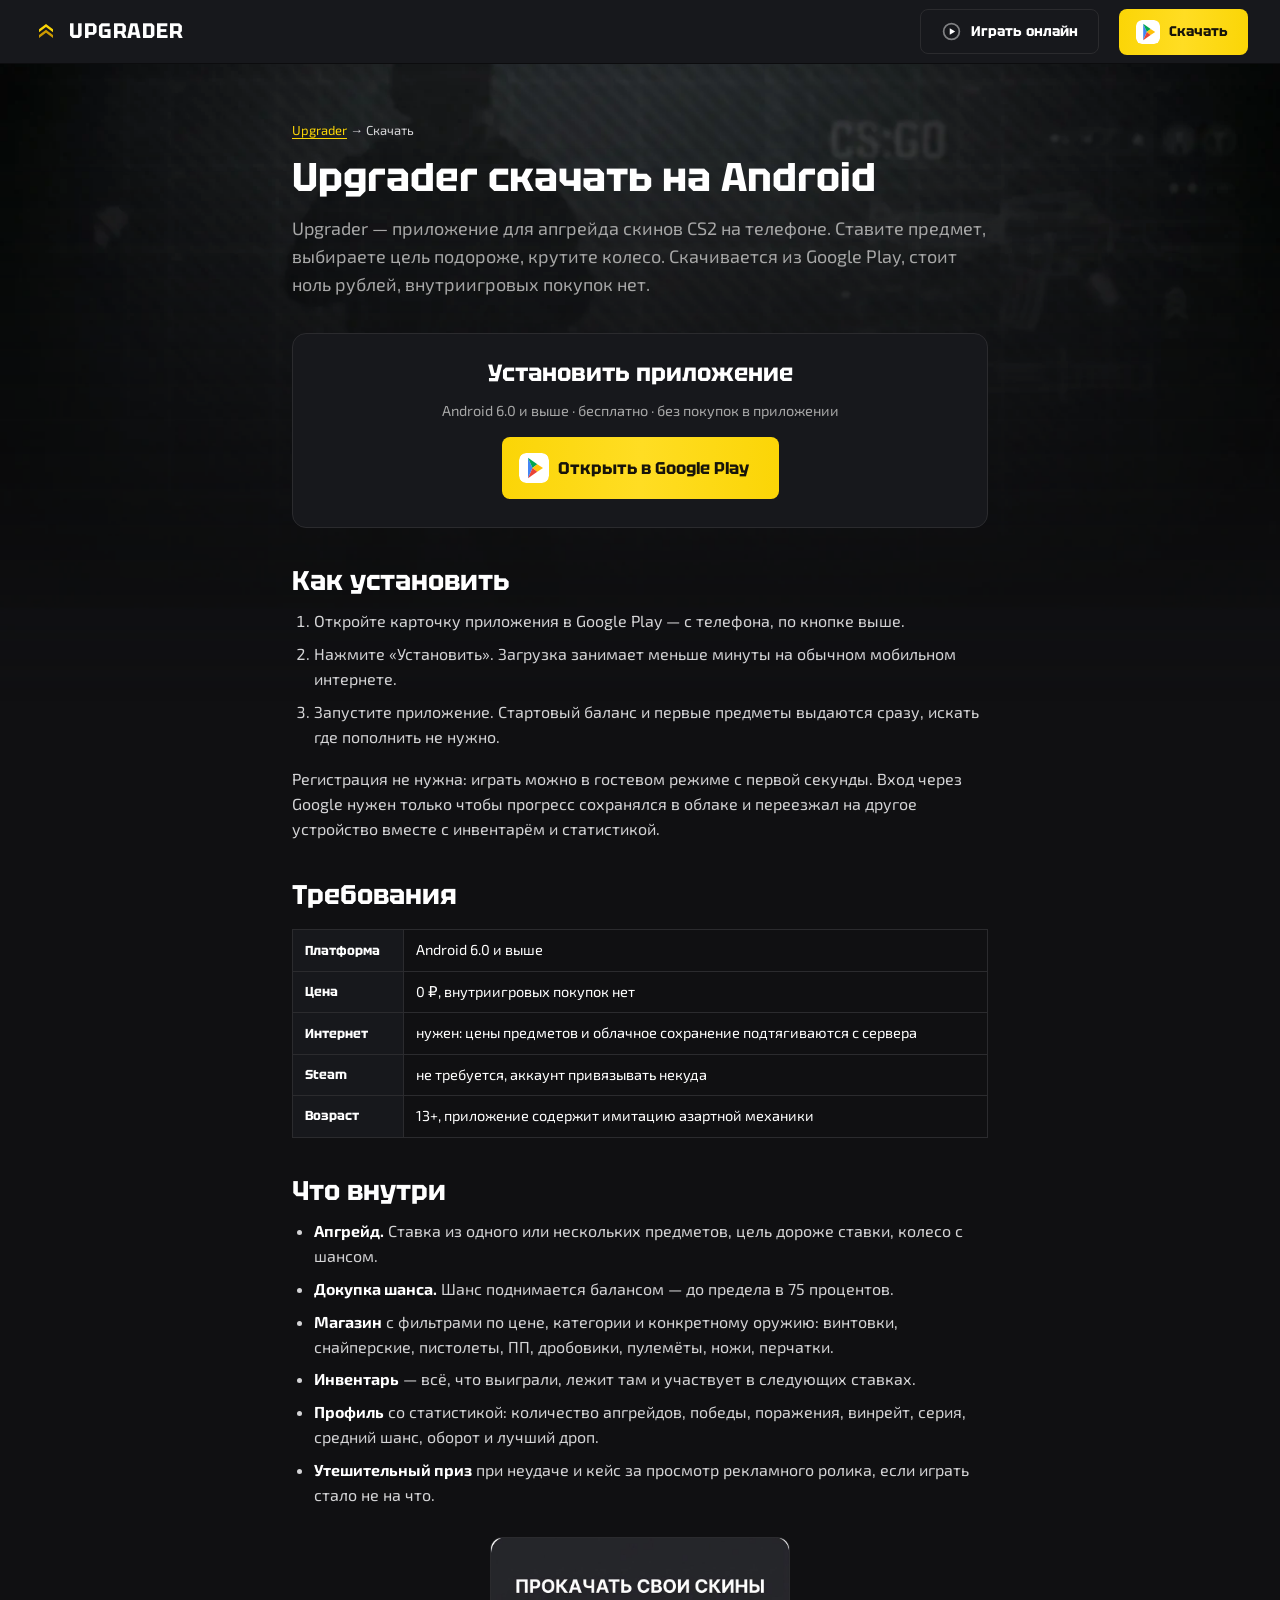
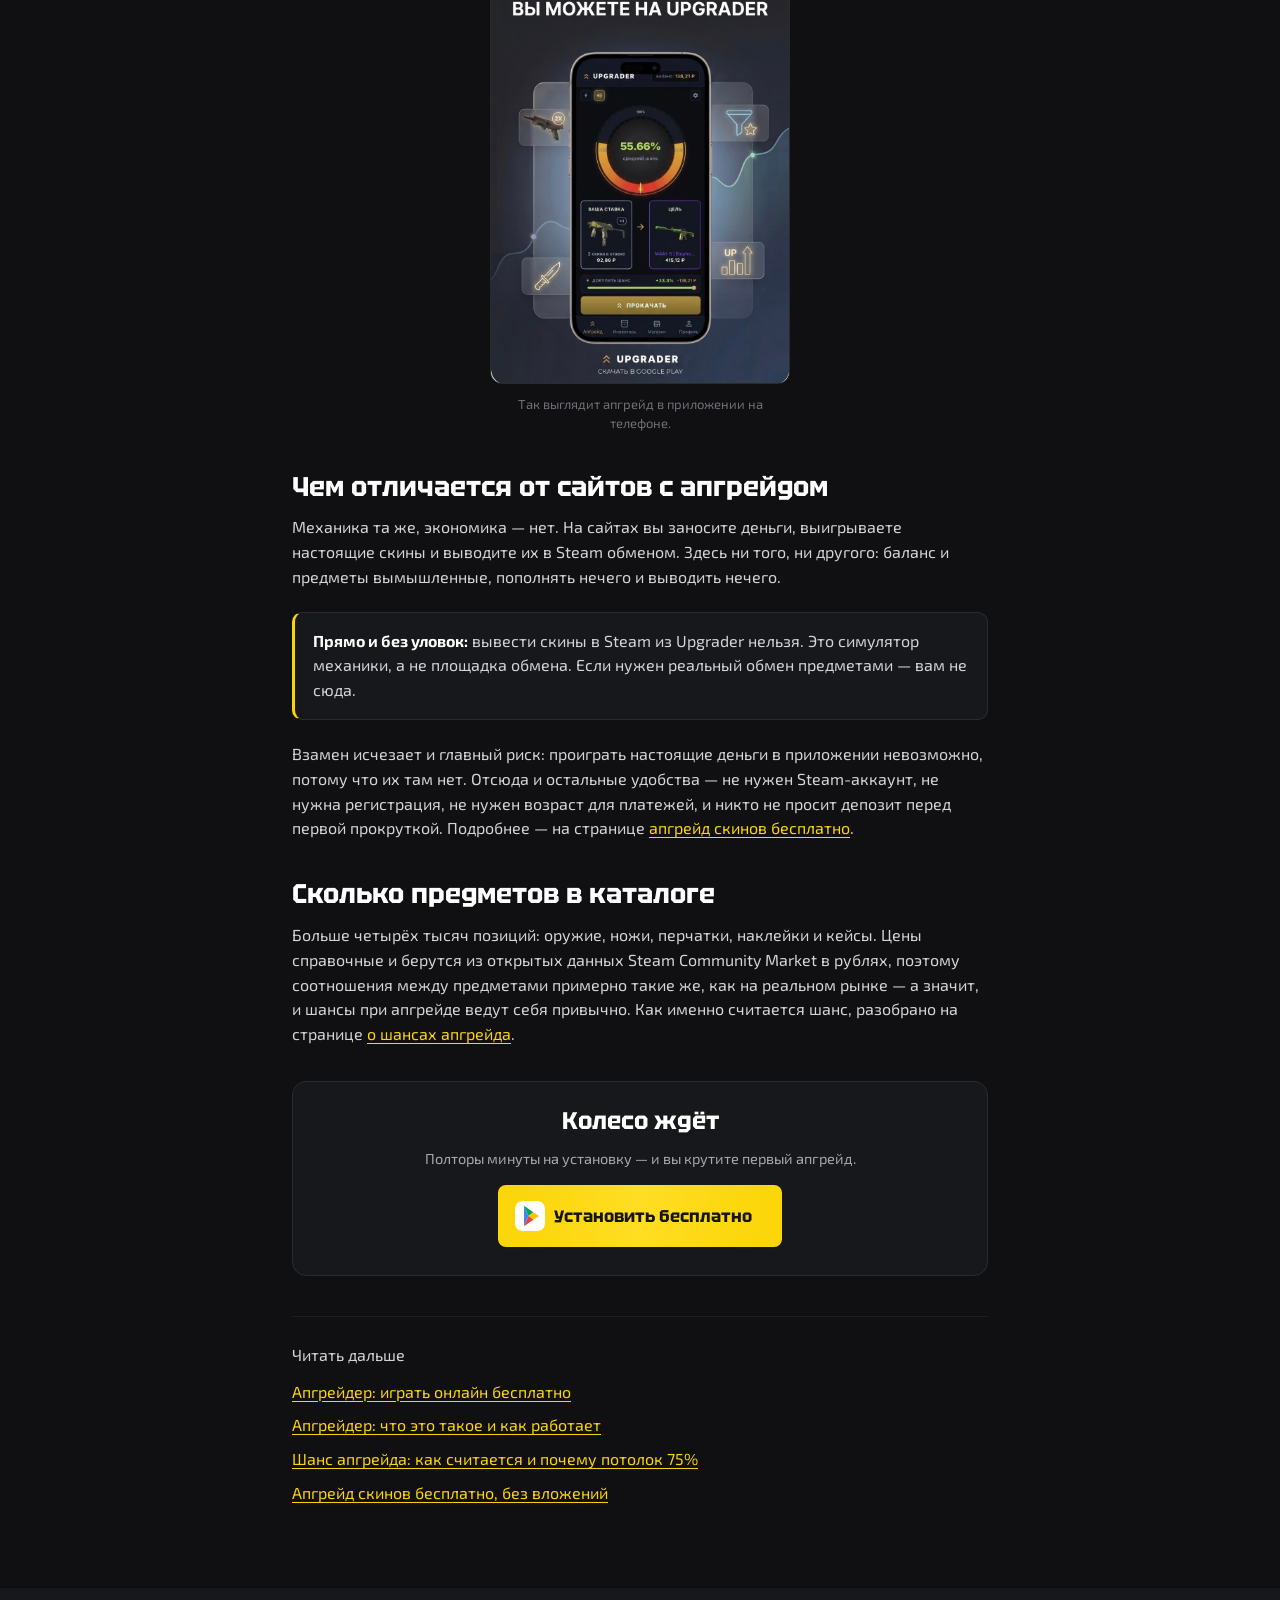
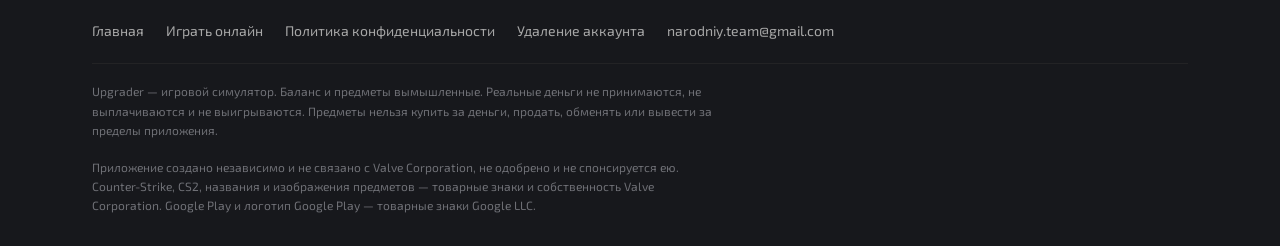
<file: skachat/index.html>
<!doctype html>
<html lang="ru">
  <head>
    <meta charset="utf-8" />
    <meta name="viewport" content="width=device-width, initial-scale=1" />
    <title>Upgrader скачать на Android — апгрейдер скинов КС2 бесплатно</title>
    <meta
      name="description"
      content="Как скачать Upgrader — апгрейдер скинов CS2 на телефон. Установка из Google Play, требования, размер, что внутри и чем приложение отличается от сайтов с апгрейдом."
    />
    <link rel="canonical" href="https://upgrader-play.ru/skachat/" />
    <meta name="theme-color" content="#17181c" />

    <meta property="og:type" content="article" />
    <meta property="og:url" content="https://upgrader-play.ru/skachat/" />
    <meta property="og:title" content="Upgrader скачать на Android — апгрейдер скинов КС2" />
    <meta property="og:description" content="Установка из Google Play за полторы минуты. Бесплатно, без внутриигровых покупок." />
    <meta property="og:image" content="https://upgrader-play.ru/assets/img/shots/s2.png" />
    <meta name="twitter:card" content="summary_large_image" />

    <link rel="icon" href="/assets/img/favicon.svg" type="image/svg+xml" />
    <link rel="preload" href="/assets/fonts/tektur-cyrillic.woff2" as="font" type="font/woff2" crossorigin />
    <link rel="preload" href="/assets/fonts/exo2-cyrillic.woff2" as="font" type="font/woff2" crossorigin />
    <link rel="stylesheet" href="/assets/css/app.css" />

    <script type="application/ld+json">
      {
        "@context": "https://schema.org",
        "@graph": [
          {
            "@type": "BreadcrumbList",
            "itemListElement": [
              { "@type": "ListItem", "position": 1, "name": "Upgrader", "item": "https://upgrader-play.ru/" },
              { "@type": "ListItem", "position": 2, "name": "Скачать", "item": "https://upgrader-play.ru/skachat/" }
            ]
          },
          {
            "@type": "HowTo",
            "name": "Как скачать и установить Upgrader на Android",
            "totalTime": "PT2M",
            "step": [
              { "@type": "HowToStep", "name": "Открыть карточку", "text": "Откройте страницу приложения в Google Play с телефона." },
              { "@type": "HowToStep", "name": "Установить", "text": "Нажмите «Установить» и дождитесь загрузки." },
              { "@type": "HowToStep", "name": "Запустить", "text": "Откройте приложение — стартовый баланс и первые предметы выдаются сразу." }
            ]
          }
        ]
      }
    </script>
  </head>

  <body>
    <header class="hdr">
      <a class="logo" href="/">
        <svg viewBox="0 0 512 512" aria-hidden="true">
          <path d="M256 130 384 226v51L256 181 128 277v-51z" fill="#fbd506" />
          <path d="M256 235 384 331v51L256 286 128 382v-51z" fill="#cc9900" />
        </svg>
        UPGRADER
      </a>
      <span class="hdr__sp"></span>

      <a class="btn btn--ghost btn--online" href="/play/" data-online="header">
        <svg class="btn__wheel" viewBox="0 0 24 24" aria-hidden="true">
          <circle cx="12" cy="12" r="9" fill="none" stroke="currentColor" stroke-opacity="0.45" stroke-width="2" />
          <path d="M10 8.4 16.2 12 10 15.6z" fill="currentColor" />
        </svg>
        <span>Играть<span class="btn__long"> онлайн</span></span>
      </a>
      <a class="btn btn--y btn--play" href="https://play.google.com/store/apps/details?id=com.upgrader.upgrader&amp;referrer=utm_source%3Dlanding%26utm_medium%3Dweb%26utm_campaign%3Dlanding" data-cta="header">
        <svg class="btn__gp" viewBox="0 0 100 100" aria-hidden="true">
          <rect width="100" height="100" rx="24" fill="#fff" />
          <path d="M30 16 L45 50 L30 84 Z" fill="#4285f4" />
          <path d="M30 16 L61 37.1 L45 50 Z" fill="#00a651" />
          <path d="M61 37.1 L80 50 L61 62.9 L45 50 Z" fill="#ffc107" />
          <path d="M30 84 L61 62.9 L45 50 Z" fill="#ea4335" />
        </svg>
        Скачать
      </a>
    </header>

    <main class="doc">
      <p class="crumbs"><a href="/">Upgrader</a> → Скачать</p>

      <h1>Upgrader скачать на Android</h1>

      <p class="lead">
        Upgrader — приложение для апгрейда скинов CS2 на телефоне. Ставите предмет,
        выбираете цель подороже, крутите колесо. Скачивается из Google Play,
        стоит ноль рублей, внутриигровых покупок нет.
      </p>

      <div class="ctabox">
        <h2>Установить приложение</h2>
        <p>Android 6.0 и выше · бесплатно · без покупок в приложении</p>
        <a class="btn btn--y btn--lg btn--play" href="https://play.google.com/store/apps/details?id=com.upgrader.upgrader&amp;referrer=utm_source%3Dlanding%26utm_medium%3Dweb%26utm_campaign%3Dlanding" data-cta="doc_top">
          <svg class="btn__gp" viewBox="0 0 100 100" aria-hidden="true">
            <rect width="100" height="100" rx="24" fill="#fff" />
            <path d="M30 16 L45 50 L30 84 Z" fill="#4285f4" />
            <path d="M30 16 L61 37.1 L45 50 Z" fill="#00a651" />
            <path d="M61 37.1 L80 50 L61 62.9 L45 50 Z" fill="#ffc107" />
            <path d="M30 84 L61 62.9 L45 50 Z" fill="#ea4335" />
          </svg>
          Открыть в Google Play
        </a>
      </div>

      <h2>Как установить</h2>

      <ol>
        <li>Откройте карточку приложения в Google Play — с телефона, по кнопке выше.</li>
        <li>Нажмите «Установить». Загрузка занимает меньше минуты на обычном мобильном интернете.</li>
        <li>Запустите приложение. Стартовый баланс и первые предметы выдаются сразу, искать где пополнить не нужно.</li>
      </ol>

      <p>
        Регистрация не нужна: играть можно в гостевом режиме с первой секунды.
        Вход через Google нужен только чтобы прогресс сохранялся в облаке
        и переезжал на другое устройство вместе с инвентарём и статистикой.
      </p>

      <h2>Требования</h2>

      <table>
        <tr><th>Платформа</th><td>Android 6.0 и выше</td></tr>
        <tr><th>Цена</th><td>0 ₽, внутриигровых покупок нет</td></tr>
        <tr><th>Интернет</th><td>нужен: цены предметов и облачное сохранение подтягиваются с сервера</td></tr>
        <tr><th>Steam</th><td>не требуется, аккаунт привязывать некуда</td></tr>
        <tr><th>Возраст</th><td>13+, приложение содержит имитацию азартной механики</td></tr>
      </table>

      <h2>Что внутри</h2>

      <ul>
        <li><strong>Апгрейд.</strong> Ставка из одного или нескольких предметов, цель дороже ставки, колесо с шансом.</li>
        <li><strong>Докупка шанса.</strong> Шанс поднимается балансом — до предела в 75 процентов.</li>
        <li><strong>Магазин</strong> с фильтрами по цене, категории и конкретному оружию: винтовки, снайперские, пистолеты, ПП, дробовики, пулемёты, ножи, перчатки.</li>
        <li><strong>Инвентарь</strong> — всё, что выиграли, лежит там и участвует в следующих ставках.</li>
        <li><strong>Профиль</strong> со статистикой: количество апгрейдов, победы, поражения, винрейт, серия, средний шанс, оборот и лучший дроп.</li>
        <li><strong>Утешительный приз</strong> при неудаче и кейс за просмотр рекламного ролика, если играть стало не на что.</li>
      </ul>

      <figure class="shotfig shotfig--phone">
        <img
          src="/assets/img/shots/s2.png"
          alt="Экран апгрейда в приложении: колесо с шансом, выбранная ставка и цель"
          width="1080"
          height="1613"
          loading="lazy"
        />
        <figcaption>Так выглядит апгрейд в приложении на телефоне.</figcaption>
      </figure>

      <h2>Чем отличается от сайтов с апгрейдом</h2>

      <p>
        Механика та же, экономика — нет. На сайтах вы заносите деньги, выигрываете
        настоящие скины и выводите их в Steam обменом. Здесь ни того, ни другого:
        баланс и предметы вымышленные, пополнять нечего и выводить нечего.
      </p>

      <div class="note">
        <p>
          <strong>Прямо и без уловок:</strong> вывести скины в Steam из Upgrader нельзя.
          Это симулятор механики, а не площадка обмена. Если нужен реальный обмен
          предметами — вам не сюда.
        </p>
      </div>

      <p>
        Взамен исчезает и главный риск: проиграть настоящие деньги в приложении
        невозможно, потому что их там нет. Отсюда и остальные удобства — не нужен
        Steam-аккаунт, не нужна регистрация, не нужен возраст для платежей,
        и никто не просит депозит перед первой прокруткой.
        Подробнее — на странице <a href="/besplatno/">апгрейд скинов бесплатно</a>.
      </p>

      <h2>Сколько предметов в каталоге</h2>

      <p>
        Больше четырёх тысяч позиций: оружие, ножи, перчатки, наклейки и кейсы.
        Цены справочные и берутся из открытых данных Steam Community Market
        в рублях, поэтому соотношения между предметами примерно такие же,
        как на реальном рынке — а значит, и шансы при апгрейде ведут себя
        привычно. Как именно считается шанс, разобрано на странице
        <a href="/shansy/">о шансах апгрейда</a>.
      </p>

      <div class="ctabox">
        <h2>Колесо ждёт</h2>
        <p>Полторы минуты на установку — и вы крутите первый апгрейд.</p>
        <a class="btn btn--y btn--lg btn--play" href="https://play.google.com/store/apps/details?id=com.upgrader.upgrader&amp;referrer=utm_source%3Dlanding%26utm_medium%3Dweb%26utm_campaign%3Dlanding" data-cta="doc_bottom">
          <svg class="btn__gp" viewBox="0 0 100 100" aria-hidden="true">
            <rect width="100" height="100" rx="24" fill="#fff" />
            <path d="M30 16 L45 50 L30 84 Z" fill="#4285f4" />
            <path d="M30 16 L61 37.1 L45 50 Z" fill="#00a651" />
            <path d="M61 37.1 L80 50 L61 62.9 L45 50 Z" fill="#ffc107" />
            <path d="M30 84 L61 62.9 L45 50 Z" fill="#ea4335" />
          </svg>
          Установить бесплатно
        </a>
      </div>

      <div class="related">
        <p class="foot__t">Читать дальше</p>
        <ul>
          <li><a href="/igrat/">Апгрейдер: играть онлайн бесплатно</a></li>
          <li><a href="/apgreider/">Апгрейдер: что это такое и как работает</a></li>
          <li><a href="/shansy/">Шанс апгрейда: как считается и почему потолок 75%</a></li>
          <li><a href="/besplatno/">Апгрейд скинов бесплатно, без вложений</a></li>
        </ul>
      </div>
    </main>

    <footer class="foot">
      <div class="wrap">
        <nav class="foot__links">
          <a href="/">Главная</a>
          <a href="/igrat/">Играть онлайн</a>
          <a href="/privacy.html">Политика конфиденциальности</a>
          <a href="/delete-account.html">Удаление аккаунта</a>
          <a href="mailto:narodniy.team@gmail.com">narodniy.team@gmail.com</a>
        </nav>
        <p class="legal">
          Upgrader — игровой симулятор. Баланс и предметы вымышленные. Реальные деньги
          не принимаются, не выплачиваются и не выигрываются. Предметы нельзя купить
          за деньги, продать, обменять или вывести за пределы приложения.
        </p>
        <p class="legal">
          Приложение создано независимо и не связано с Valve Corporation, не одобрено
          и не спонсируется ею. Counter-Strike, CS2, названия и изображения предметов —
          товарные знаки и собственность Valve Corporation. Google Play и логотип
          Google Play — товарные знаки Google LLC.
        </p>
      </div>
    </footer>

    <div class="dock">
      <a class="btn btn--y btn--wide btn--play" href="https://play.google.com/store/apps/details?id=com.upgrader.upgrader&amp;referrer=utm_source%3Dlanding%26utm_medium%3Dweb%26utm_campaign%3Dlanding" data-cta="dock">
        <svg class="btn__gp" viewBox="0 0 100 100" aria-hidden="true">
          <rect width="100" height="100" rx="24" fill="#fff" />
          <path d="M30 16 L45 50 L30 84 Z" fill="#4285f4" />
          <path d="M30 16 L61 37.1 L45 50 Z" fill="#00a651" />
          <path d="M61 37.1 L80 50 L61 62.9 L45 50 Z" fill="#ffc107" />
          <path d="M30 84 L61 62.9 L45 50 Z" fill="#ea4335" />
        </svg>
        Установить бесплатно
      </a>
    </div>

    <script src="/assets/js/site.js" defer></script>
  </body>
</html>
</file>
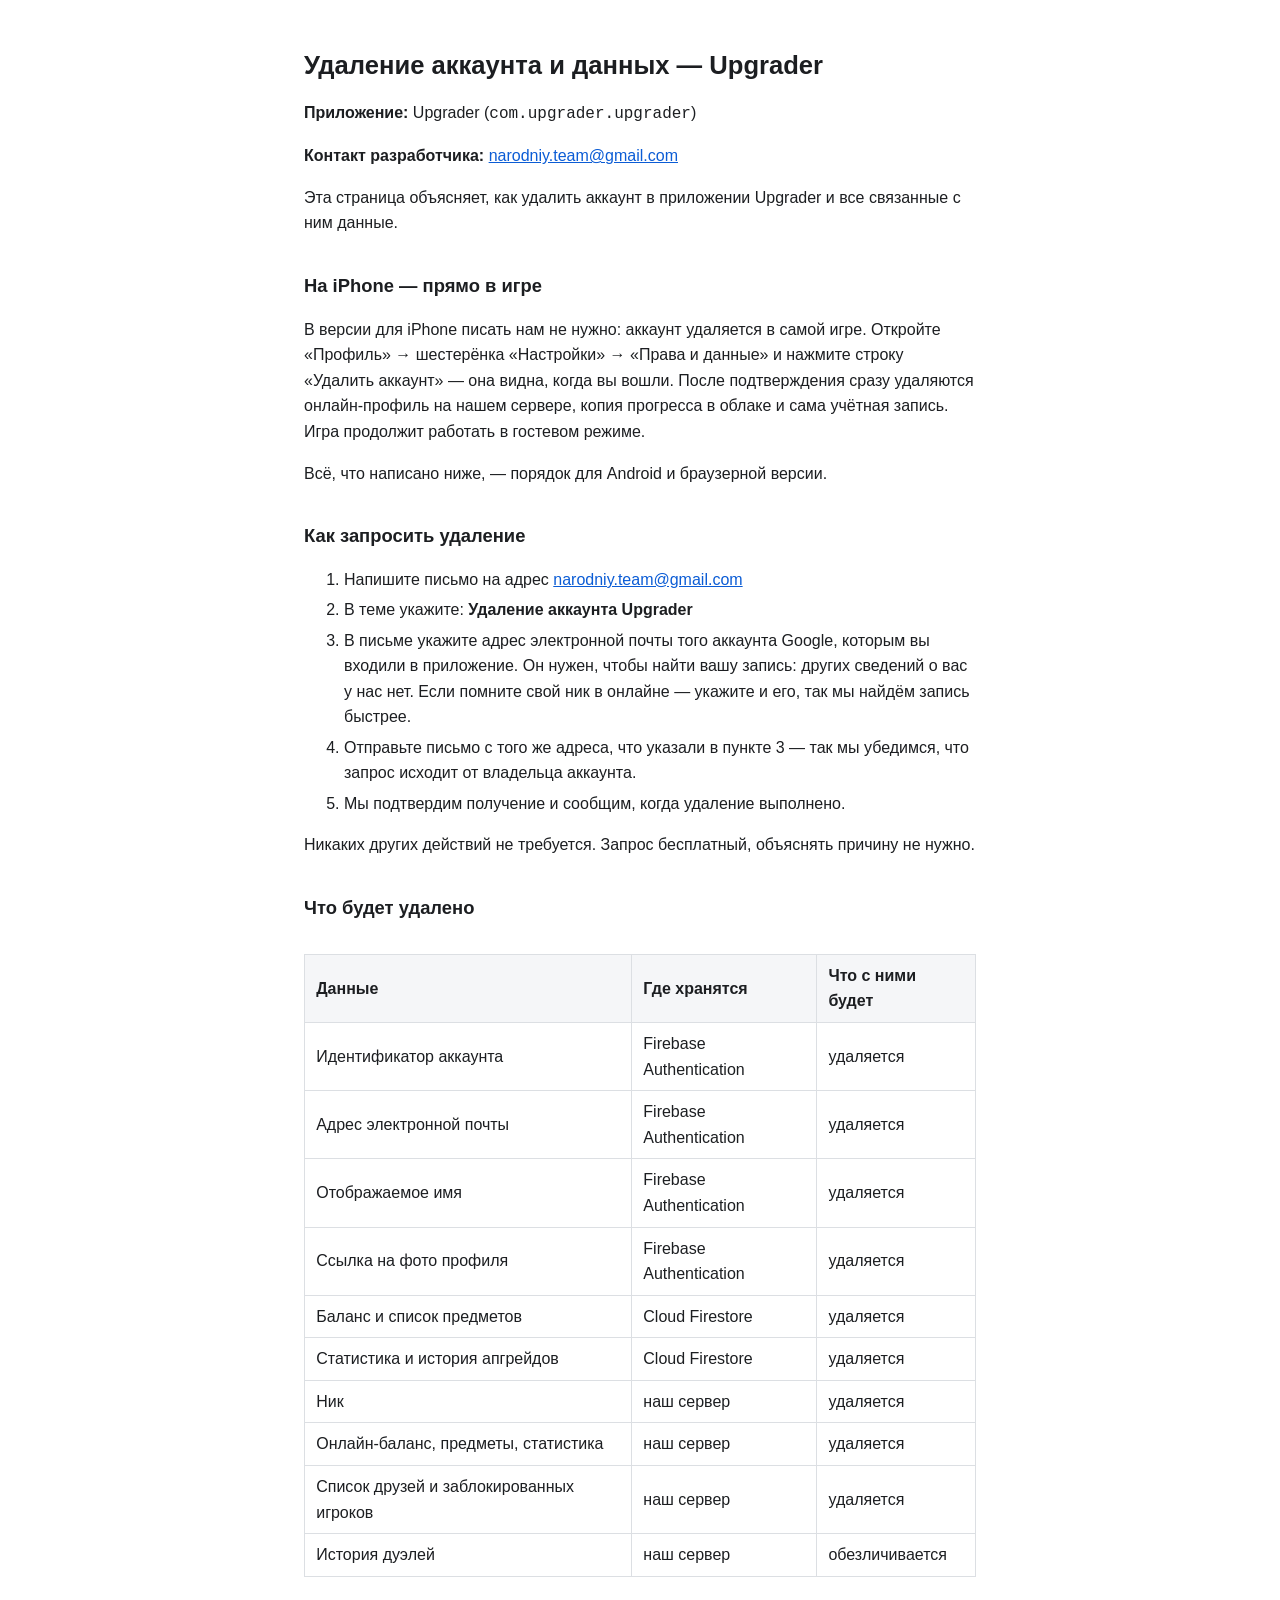
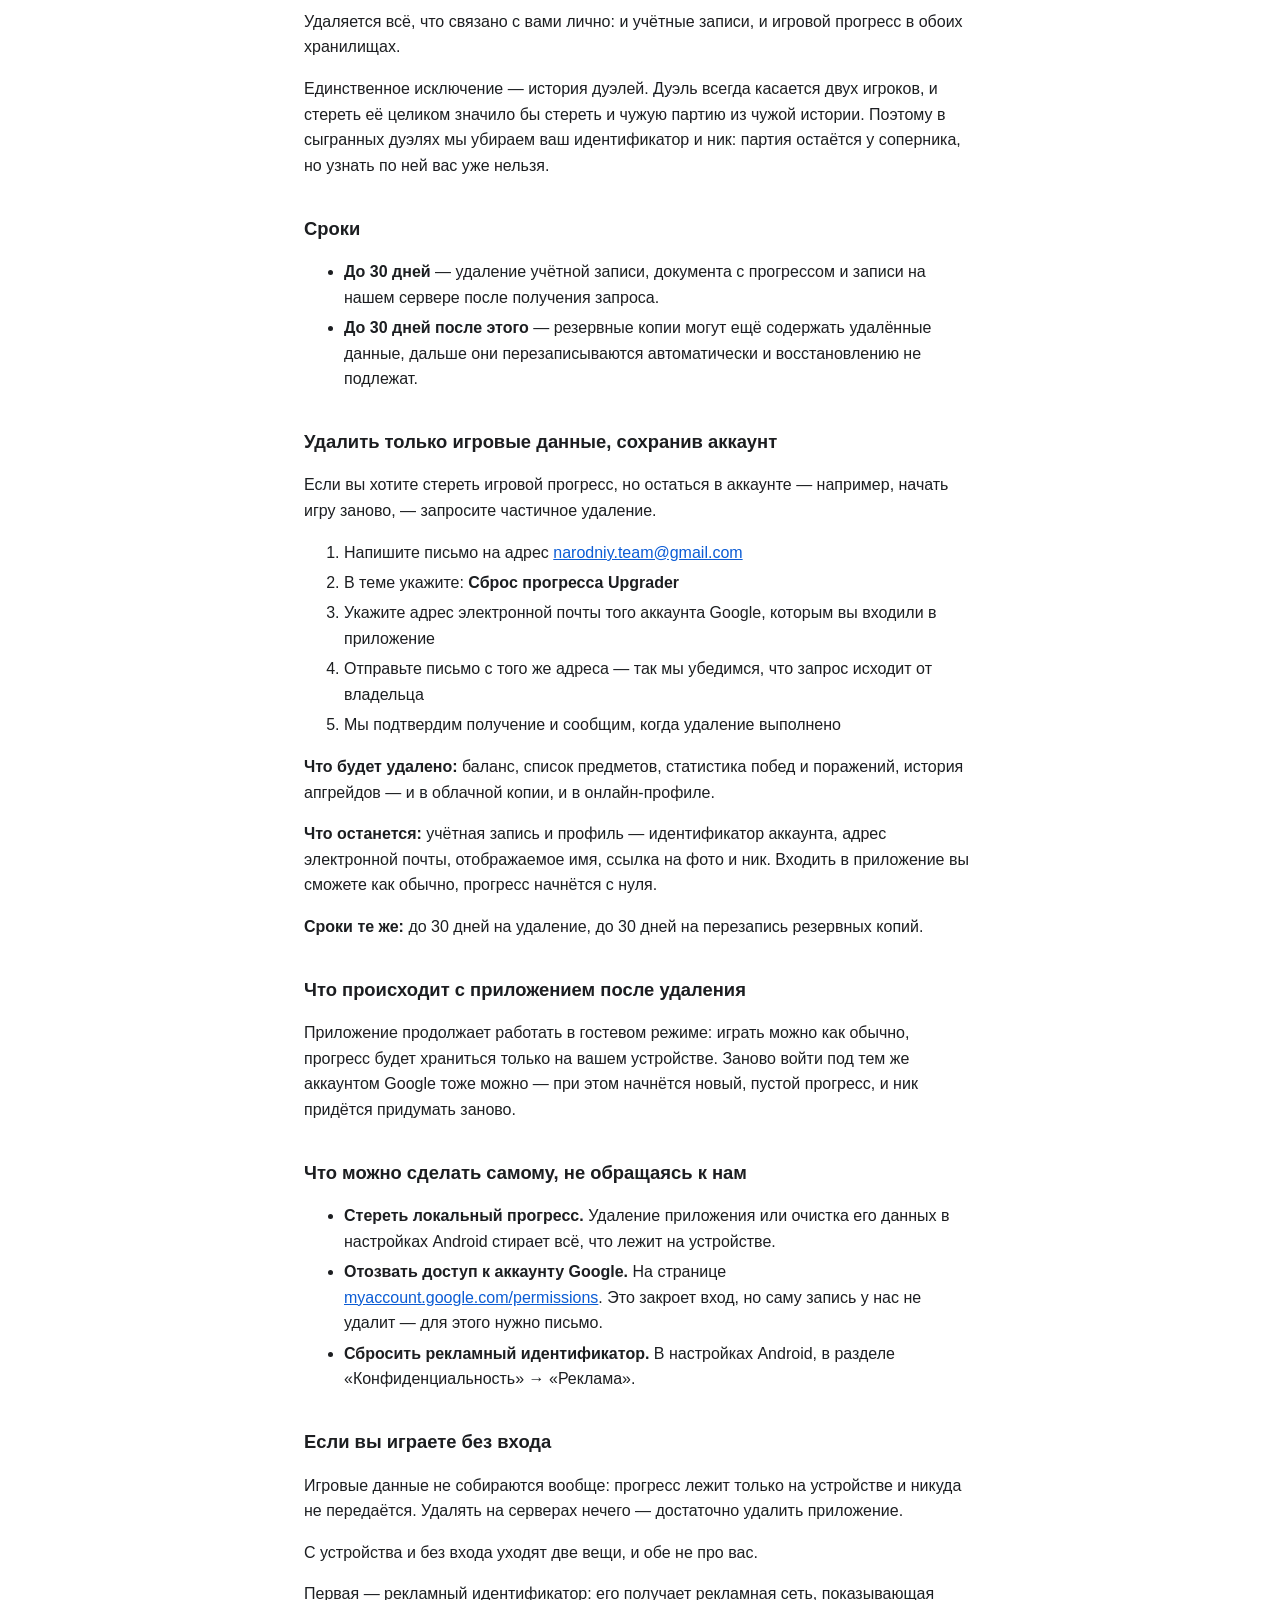
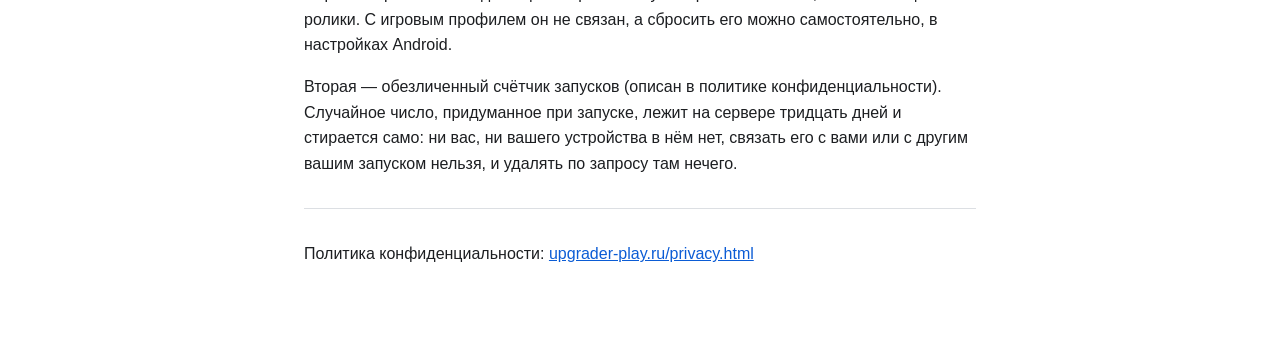
<file: delete-account.html>
<!DOCTYPE html>
<html lang="ru">
<head>
<meta charset="utf-8">
<meta name="viewport" content="width=device-width, initial-scale=1">
<title>Удаление аккаунта — Upgrader</title>
<style>
  body { max-width: 42rem; margin: 0 auto; padding: 2rem 1.25rem 4rem;
         font: 16px/1.6 -apple-system, "Segoe UI", Roboto, sans-serif;
         color: #1c1e21; background: #fff; }
  h1 { font-size: 1.6rem; line-height: 1.3; }
  h2 { font-size: 1.15rem; margin-top: 2.2rem; }
  a  { color: #0b5cd5; }
  table { border-collapse: collapse; width: 100%; margin: 1rem 0; }
  th, td { border: 1px solid #dcdfe3; padding: .5rem .7rem; text-align: left; }
  th { background: #f5f6f8; }
  li { margin: .3rem 0; }
  hr { border: none; border-top: 1px solid #dcdfe3; margin: 2rem 0; }
  .scroller { overflow-x: auto; }
  @media (prefers-color-scheme: dark) {
    body { color: #e6e8eb; background: #16181c; }
    a { color: #6aa6ff; }
    th, td, hr { border-color: #2c3038; }
    th { background: #1f2229; }
  }
</style>
</head>
<body>
<h1>Удаление аккаунта и данных — Upgrader</h1>

<p><strong>Приложение:</strong> Upgrader (<code>com.upgrader.upgrader</code>)</p>
<p><strong>Контакт разработчика:</strong> <a href="mailto:narodniy.team@gmail.com">narodniy.team@gmail.com</a></p>

<p>Эта страница объясняет, как удалить аккаунт в приложении Upgrader
и все связанные с ним данные.</p>

<h2>На iPhone — прямо в игре</h2>

<p>В версии для iPhone писать нам не нужно: аккаунт удаляется в самой игре.
Откройте «Профиль» → шестерёнка «Настройки» → «Права и данные» и нажмите
строку «Удалить аккаунт» — она видна, когда вы вошли. После подтверждения
сразу удаляются онлайн-профиль на нашем сервере, копия прогресса в облаке
и сама учётная запись. Игра продолжит работать в гостевом режиме.</p>

<p>Всё, что написано ниже, — порядок для Android и браузерной версии.</p>

<h2>Как запросить удаление</h2>

<ol>
  <li>Напишите письмо на адрес
      <a href="mailto:narodniy.team@gmail.com">narodniy.team@gmail.com</a></li>
  <li>В теме укажите: <strong>Удаление аккаунта Upgrader</strong></li>
  <li>В письме укажите адрес электронной почты того аккаунта Google,
      которым вы входили в приложение. Он нужен, чтобы найти вашу запись:
      других сведений о вас у нас нет. Если помните свой ник в онлайне —
      укажите и его, так мы найдём запись быстрее.</li>
  <li>Отправьте письмо с того же адреса, что указали в пункте 3 —
      так мы убедимся, что запрос исходит от владельца аккаунта.</li>
  <li>Мы подтвердим получение и сообщим, когда удаление выполнено.</li>
</ol>

<p>Никаких других действий не требуется. Запрос бесплатный, объяснять
причину не нужно.</p>

<h2>Что будет удалено</h2>

<div class="scroller">
<table>
  <tr><th>Данные</th><th>Где хранятся</th><th>Что с ними будет</th></tr>
  <tr><td>Идентификатор аккаунта</td><td>Firebase Authentication</td><td>удаляется</td></tr>
  <tr><td>Адрес электронной почты</td><td>Firebase Authentication</td><td>удаляется</td></tr>
  <tr><td>Отображаемое имя</td><td>Firebase Authentication</td><td>удаляется</td></tr>
  <tr><td>Ссылка на фото профиля</td><td>Firebase Authentication</td><td>удаляется</td></tr>
  <tr><td>Баланс и список предметов</td><td>Cloud Firestore</td><td>удаляется</td></tr>
  <tr><td>Статистика и история апгрейдов</td><td>Cloud Firestore</td><td>удаляется</td></tr>
  <tr><td>Ник</td><td>наш сервер</td><td>удаляется</td></tr>
  <tr><td>Онлайн-баланс, предметы, статистика</td><td>наш сервер</td><td>удаляется</td></tr>
  <tr><td>Список друзей и заблокированных игроков</td><td>наш сервер</td><td>удаляется</td></tr>
  <tr><td>История дуэлей</td><td>наш сервер</td><td>обезличивается</td></tr>
</table>
</div>

<p>Удаляется всё, что связано с вами лично: и учётные записи, и игровой
прогресс в обоих хранилищах.</p>

<p>Единственное исключение — история дуэлей. Дуэль всегда касается двух
игроков, и стереть её целиком значило бы стереть и чужую партию из чужой
истории. Поэтому в сыгранных дуэлях мы убираем ваш идентификатор и ник:
партия остаётся у соперника, но узнать по ней вас уже нельзя.</p>

<h2>Сроки</h2>

<ul>
  <li><strong>До 30 дней</strong> — удаление учётной записи, документа
      с прогрессом и записи на нашем сервере после получения запроса.</li>
  <li><strong>До 30 дней после этого</strong> — резервные копии могут ещё
      содержать удалённые данные, дальше они перезаписываются автоматически
      и восстановлению не подлежат.</li>
</ul>

<h2>Удалить только игровые данные, сохранив аккаунт</h2>

<p>Если вы хотите стереть игровой прогресс, но остаться в аккаунте —
например, начать игру заново, — запросите частичное удаление.</p>

<ol>
  <li>Напишите письмо на адрес
      <a href="mailto:narodniy.team@gmail.com">narodniy.team@gmail.com</a></li>
  <li>В теме укажите: <strong>Сброс прогресса Upgrader</strong></li>
  <li>Укажите адрес электронной почты того аккаунта Google, которым
      вы входили в приложение</li>
  <li>Отправьте письмо с того же адреса — так мы убедимся, что запрос
      исходит от владельца</li>
  <li>Мы подтвердим получение и сообщим, когда удаление выполнено</li>
</ol>

<p><strong>Что будет удалено:</strong> баланс, список предметов, статистика
побед и поражений, история апгрейдов — и в облачной копии,
и в онлайн-профиле.</p>

<p><strong>Что останется:</strong> учётная запись и профиль — идентификатор
аккаунта, адрес электронной почты, отображаемое имя, ссылка на фото и ник.
Входить в приложение вы сможете как обычно, прогресс начнётся с нуля.</p>

<p><strong>Сроки те же:</strong> до 30 дней на удаление, до 30 дней
на перезапись резервных копий.</p>

<h2>Что происходит с приложением после удаления</h2>

<p>Приложение продолжает работать в гостевом режиме: играть можно как
обычно, прогресс будет храниться только на вашем устройстве. Заново
войти под тем же аккаунтом Google тоже можно — при этом начнётся
новый, пустой прогресс, и ник придётся придумать заново.</p>

<h2>Что можно сделать самому, не обращаясь к нам</h2>

<ul>
  <li><strong>Стереть локальный прогресс.</strong> Удаление приложения или
      очистка его данных в настройках Android стирает всё, что лежит
      на устройстве.</li>
  <li><strong>Отозвать доступ к аккаунту Google.</strong> На странице
      <a href="https://myaccount.google.com/permissions">myaccount.google.com/permissions</a>.
      Это закроет вход, но саму запись у нас не удалит — для этого нужно
      письмо.</li>
  <li><strong>Сбросить рекламный идентификатор.</strong> В настройках
      Android, в разделе «Конфиденциальность» → «Реклама».</li>
</ul>

<h2>Если вы играете без входа</h2>

<p>Игровые данные не собираются вообще: прогресс лежит только на устройстве
и никуда не передаётся. Удалять на серверах нечего — достаточно удалить
приложение.</p>

<p>С устройства и без входа уходят две вещи, и обе не про вас.</p>

<p>Первая — рекламный идентификатор: его получает рекламная сеть,
показывающая ролики. С игровым профилем он не связан, а сбросить его
можно самостоятельно, в настройках Android.</p>

<p>Вторая — обезличенный счётчик запусков (описан в политике
конфиденциальности). Случайное число, придуманное при запуске, лежит
на сервере тридцать дней и стирается само: ни вас, ни вашего устройства
в нём нет, связать его с вами или с другим вашим запуском нельзя,
и удалять по запросу там нечего.</p>

<hr>

<p>Политика конфиденциальности: <a href="privacy.html">upgrader-play.ru/privacy.html</a></p>

</body>
</html>
</file>
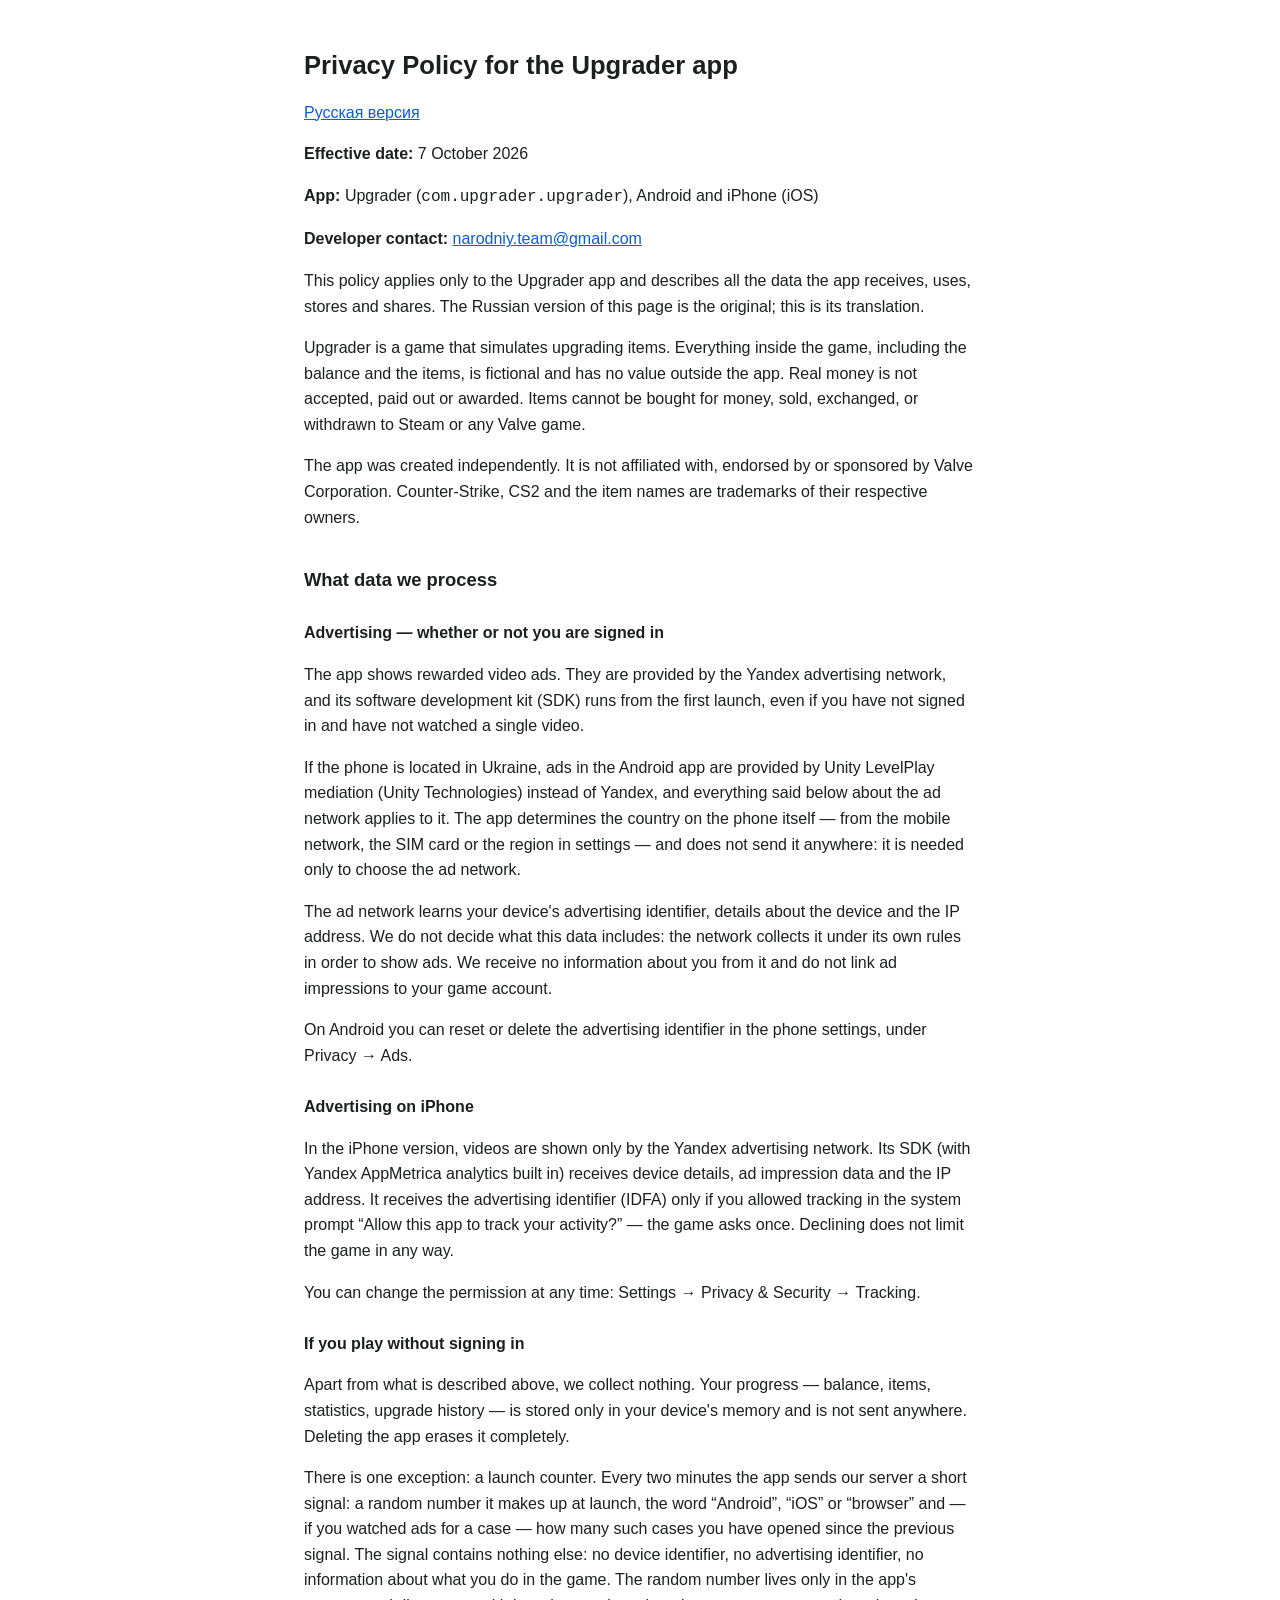
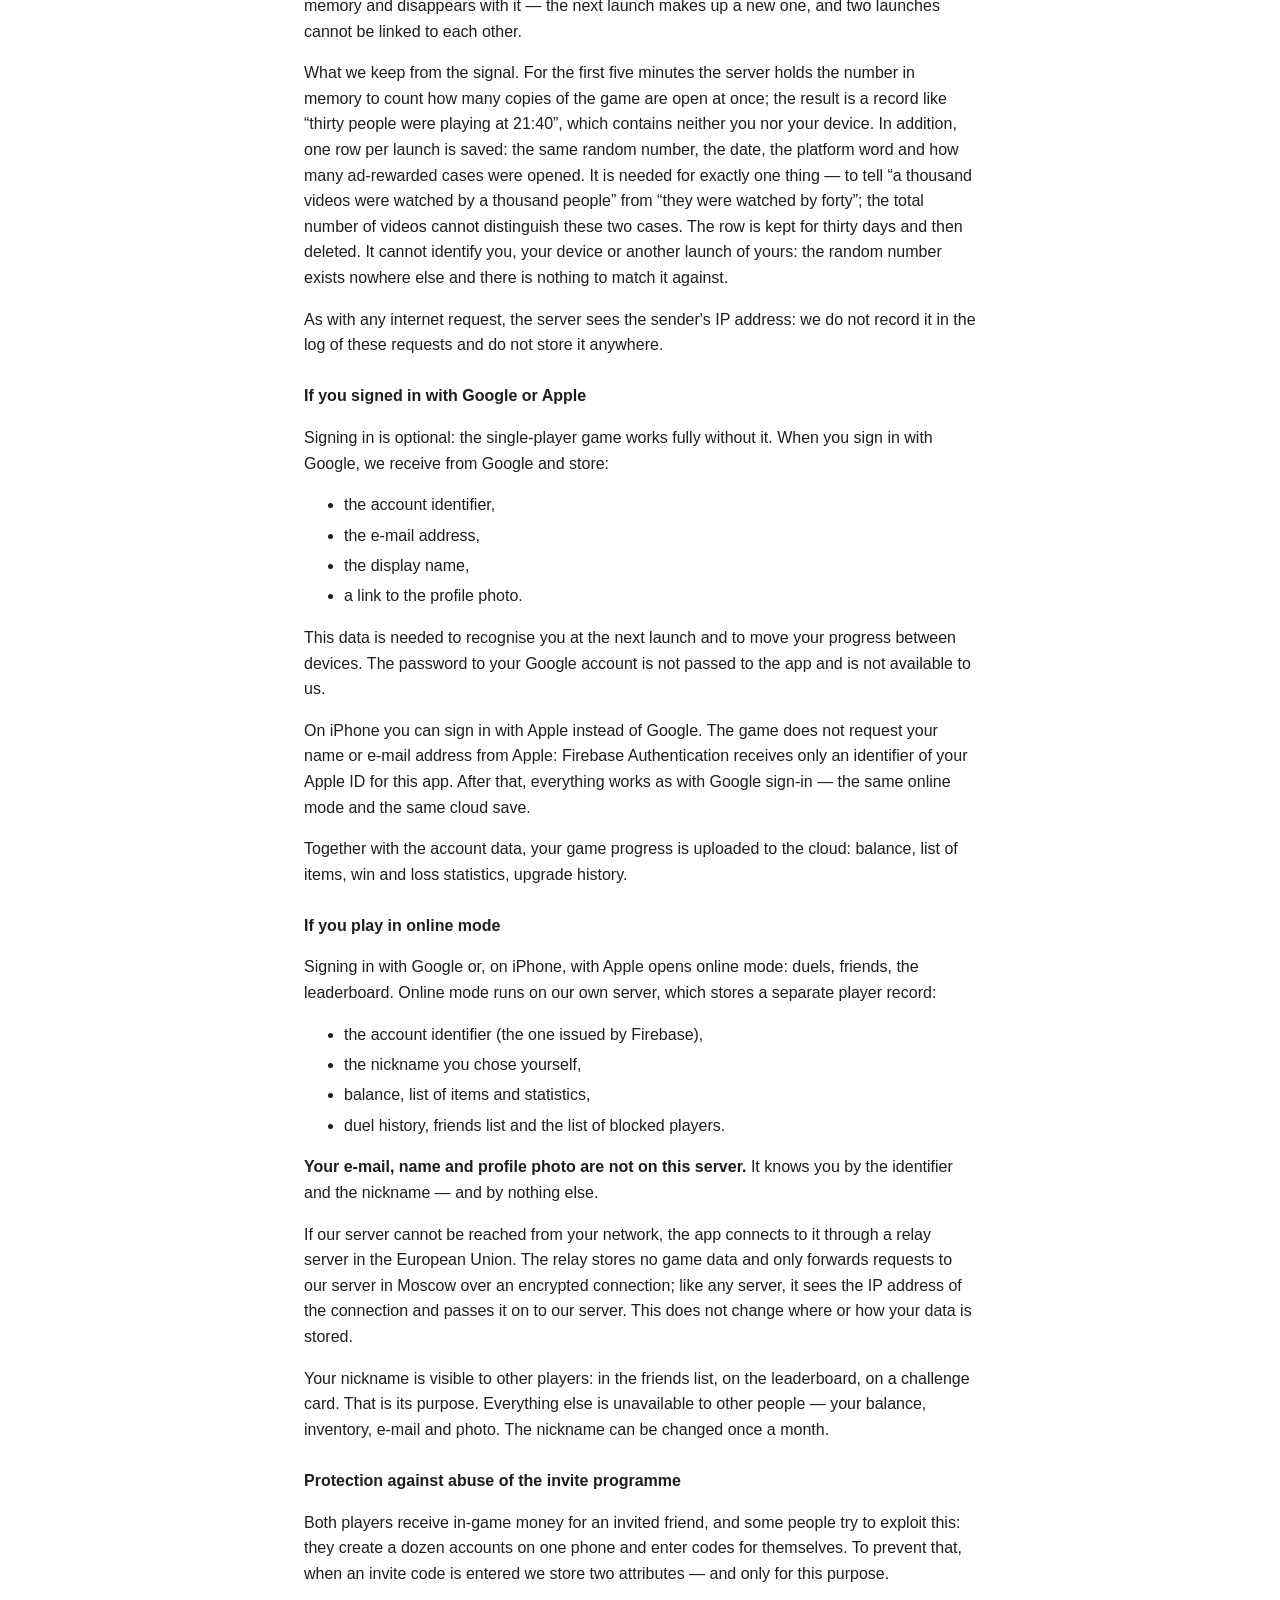
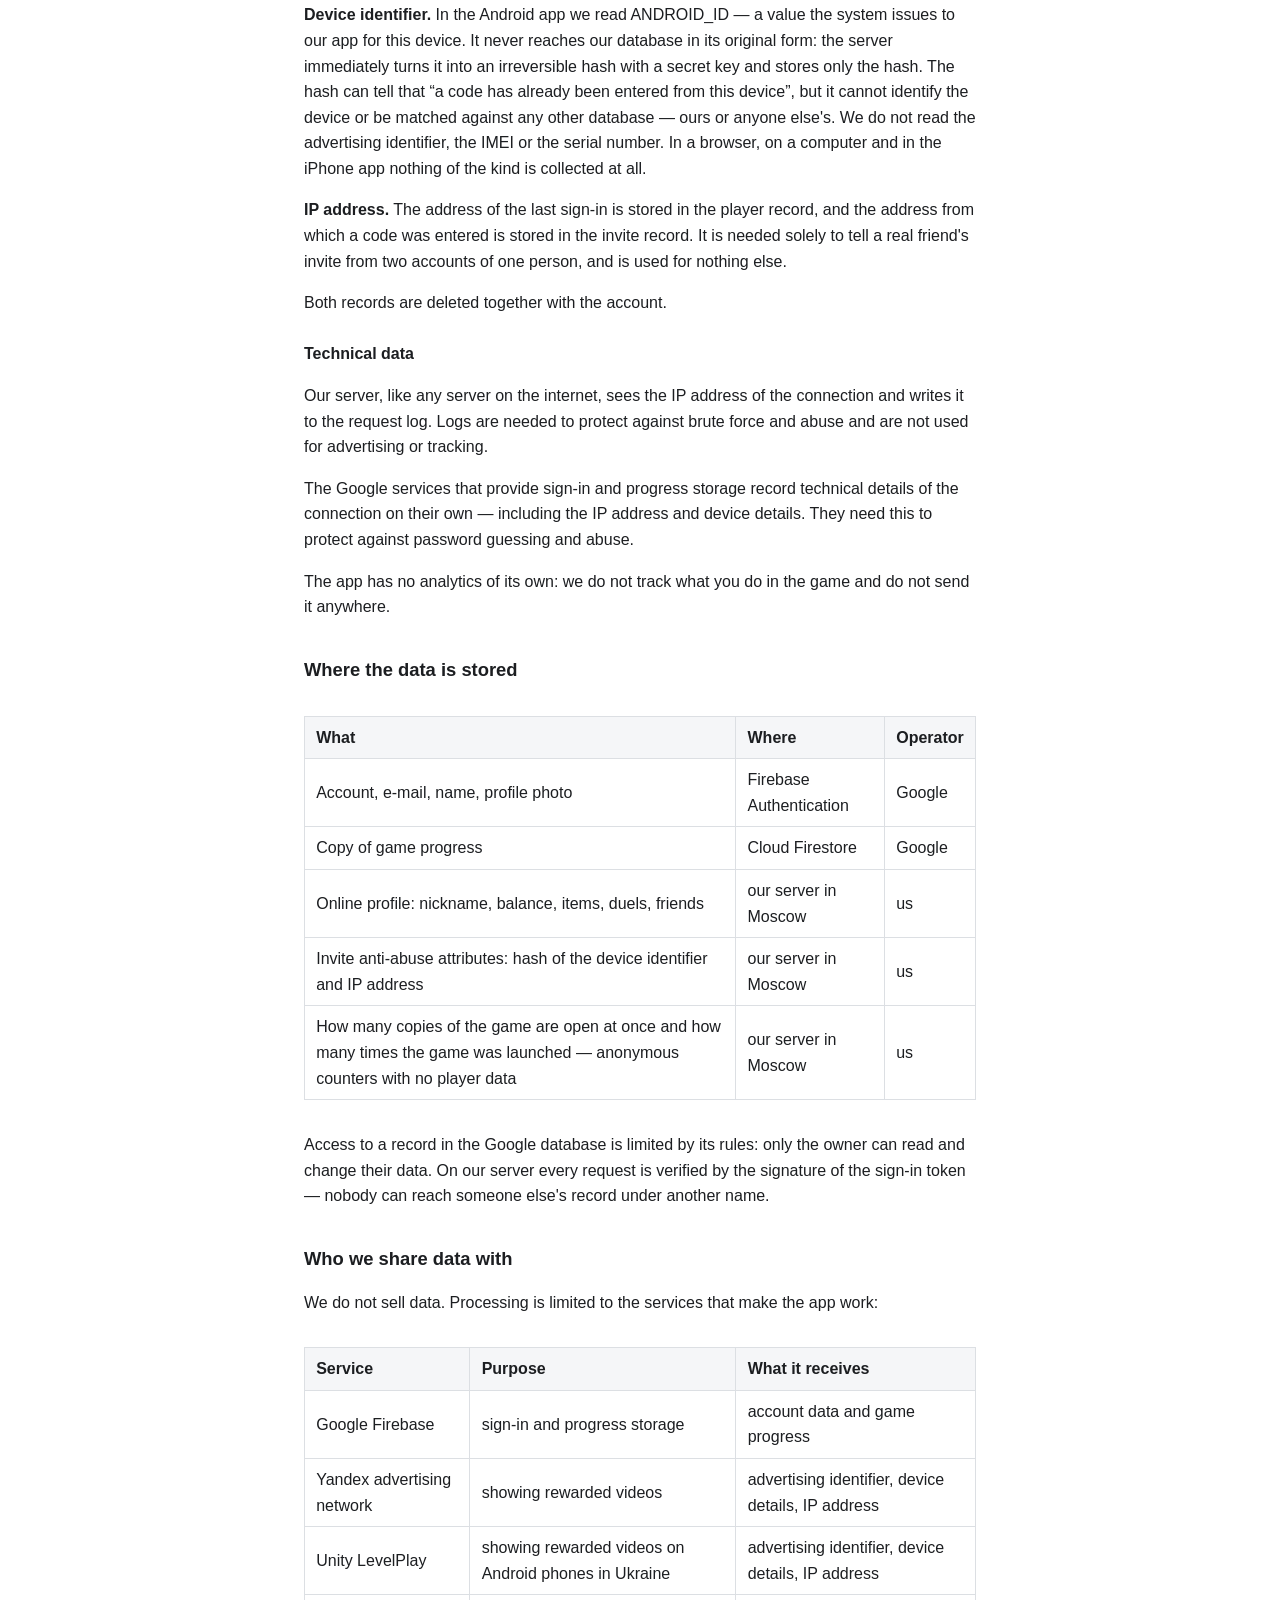
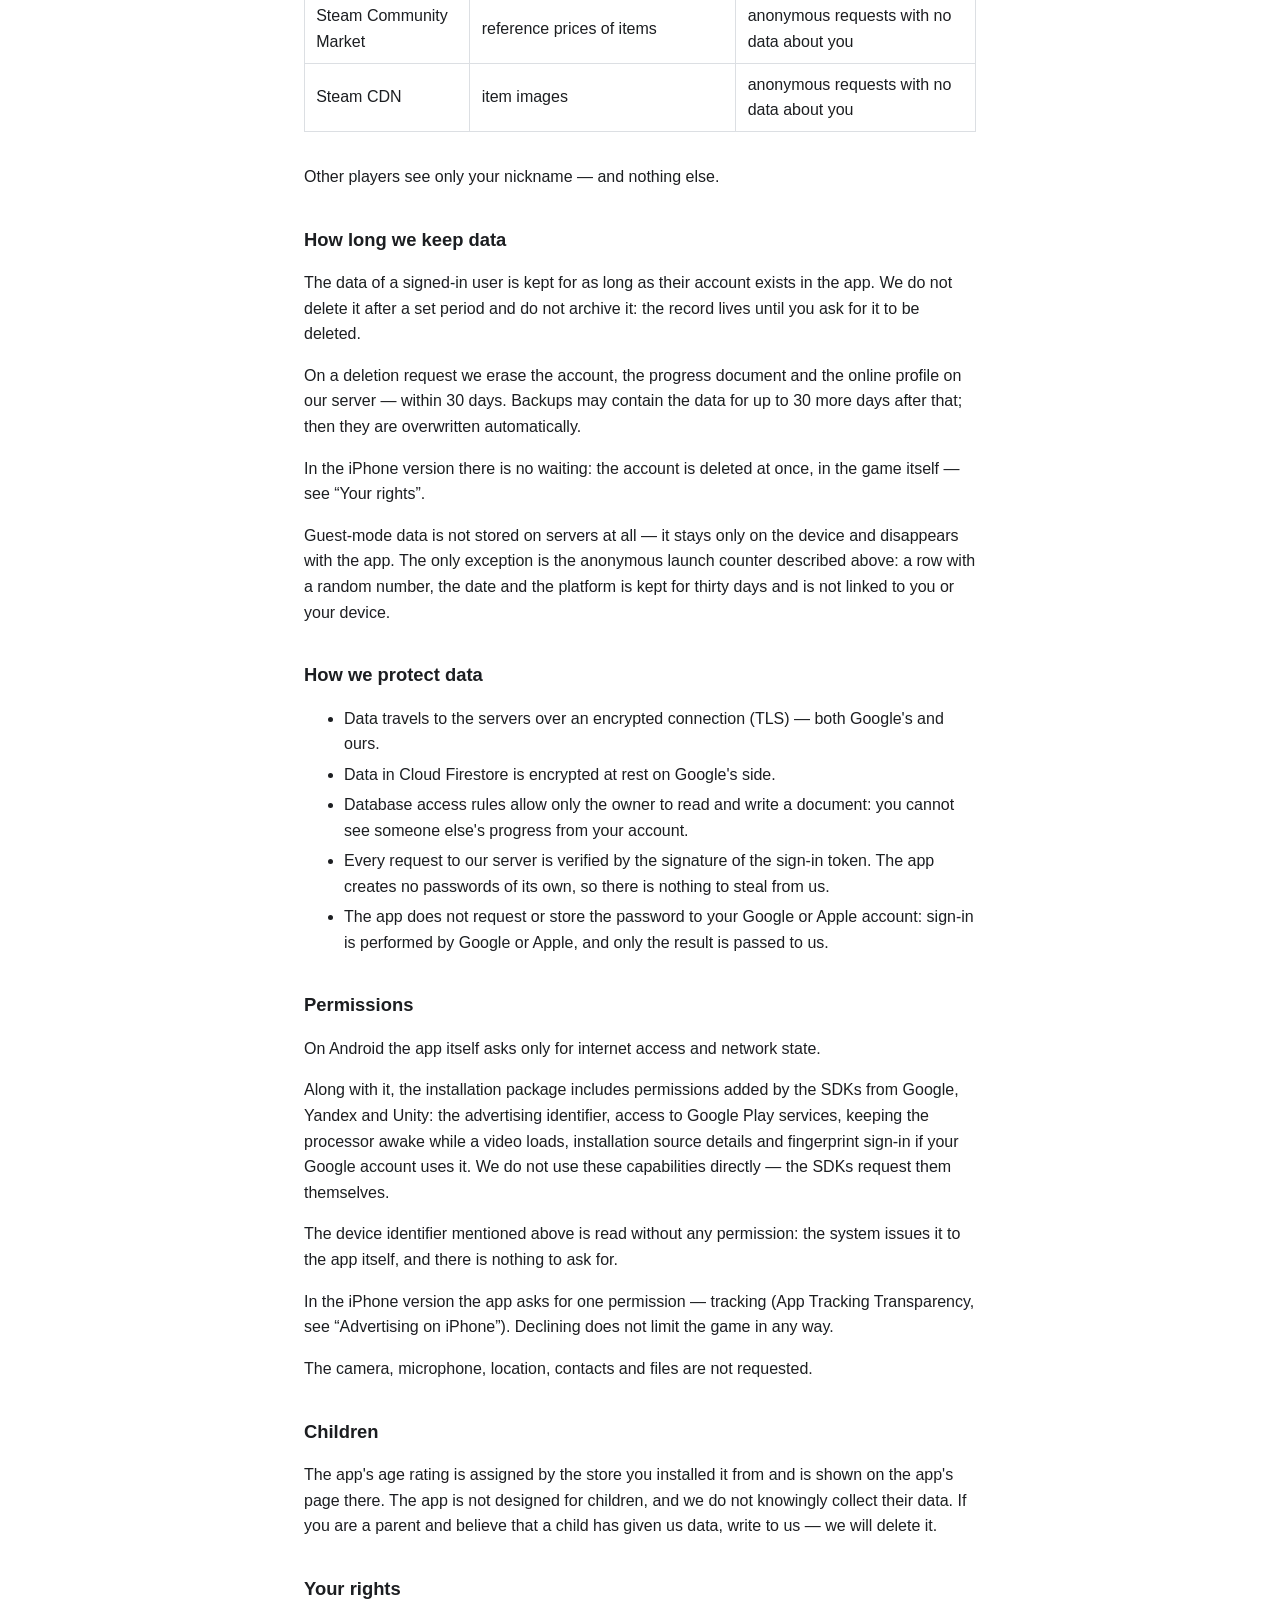
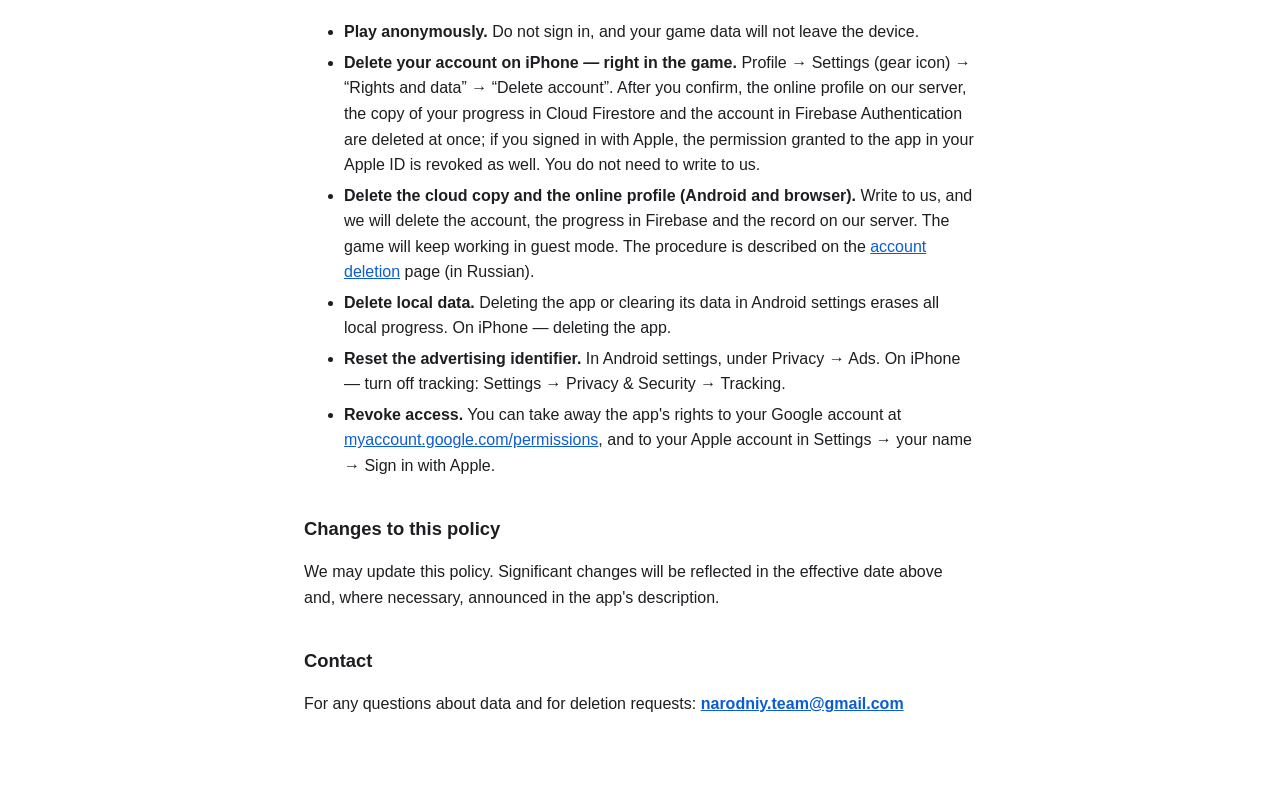
<file: privacy-en.html>
<!DOCTYPE html>
<html lang="en">
<head>
<meta charset="utf-8">
<meta name="viewport" content="width=device-width, initial-scale=1">
<title>Privacy Policy — Upgrader</title>
<style>
  body { max-width: 42rem; margin: 0 auto; padding: 2rem 1.25rem 4rem;
         font: 16px/1.6 -apple-system, "Segoe UI", Roboto, sans-serif;
         color: #1c1e21; background: #fff; }
  h1 { font-size: 1.6rem; line-height: 1.3; }
  h2 { font-size: 1.15rem; margin-top: 2.2rem; }
  h3 { font-size: 1rem; margin-top: 1.6rem; }
  a  { color: #0b5cd5; }
  table { border-collapse: collapse; width: 100%; margin: 1rem 0; }
  th, td { border: 1px solid #dcdfe3; padding: .5rem .7rem; text-align: left; }
  th { background: #f5f6f8; }
  li { margin: .3rem 0; }
  hr { border: none; border-top: 1px solid #dcdfe3; margin: 2rem 0; }
  .scroller { overflow-x: auto; }
  @media (prefers-color-scheme: dark) {
    body { color: #e6e8eb; background: #16181c; }
    a { color: #6aa6ff; }
    th, td, hr { border-color: #2c3038; }
    th { background: #1f2229; }
  }
</style>
</head>
<body>
<h1>Privacy Policy for the Upgrader app</h1>

<p><a href="privacy.html">Русская версия</a></p>

<p><strong>Effective date:</strong> 7 October 2026</p>
<p><strong>App:</strong> Upgrader (<code>com.upgrader.upgrader</code>), Android and iPhone (iOS)</p>
<p><strong>Developer contact:</strong> <a href="mailto:narodniy.team@gmail.com">narodniy.team@gmail.com</a></p>

<p>This policy applies only to the Upgrader app and describes all the data
the app receives, uses, stores and shares. The Russian version of this page
is the original; this is its translation.</p>

<p>Upgrader is a game that simulates upgrading items. Everything inside the
game, including the balance and the items, is fictional and has no value
outside the app. Real money is not accepted, paid out or awarded. Items
cannot be bought for money, sold, exchanged, or withdrawn to Steam or any
Valve game.</p>

<p>The app was created independently. It is not affiliated with, endorsed by
or sponsored by Valve Corporation. Counter-Strike, CS2 and the item names are
trademarks of their respective owners.</p>

<h2>What data we process</h2>

<h3>Advertising — whether or not you are signed in</h3>

<p>The app shows rewarded video ads. They are provided by the Yandex
advertising network, and its software development kit (SDK) runs from the
first launch, even if you have not signed in and have not watched a single
video.</p>

<p>If the phone is located in Ukraine, ads in the Android app are provided
by Unity LevelPlay mediation (Unity Technologies) instead of Yandex, and
everything said below about the ad network applies to it. The app determines
the country on the phone itself — from the mobile network, the SIM card or
the region in settings — and does not send it anywhere: it is needed only to
choose the ad network.</p>

<p>The ad network learns your device's advertising identifier, details about
the device and the IP address. We do not decide what this data includes: the
network collects it under its own rules in order to show ads. We receive no
information about you from it and do not link ad impressions to your game
account.</p>

<p>On Android you can reset or delete the advertising identifier in the
phone settings, under Privacy → Ads.</p>

<h3>Advertising on iPhone</h3>

<p>In the iPhone version, videos are shown only by the Yandex advertising
network. Its SDK (with Yandex AppMetrica analytics built in) receives device
details, ad impression data and the IP address. It receives the advertising
identifier (IDFA) only if you allowed tracking in the system prompt “Allow
this app to track your activity?” — the game asks once. Declining does not
limit the game in any way.</p>

<p>You can change the permission at any time: Settings → Privacy &amp;
Security → Tracking.</p>

<h3>If you play without signing in</h3>

<p>Apart from what is described above, we collect nothing. Your progress —
balance, items, statistics, upgrade history — is stored only in your
device's memory and is not sent anywhere. Deleting the app erases it
completely.</p>

<p>There is one exception: a launch counter. Every two minutes the app sends
our server a short signal: a random number it makes up at launch, the word
“Android”, “iOS” or “browser” and — if you watched ads for a case — how many
such cases you have opened since the previous signal. The signal contains
nothing else: no device identifier, no advertising identifier, no
information about what you do in the game. The random number lives only in
the app's memory and disappears with it — the next launch makes up a new
one, and two launches cannot be linked to each other.</p>

<p>What we keep from the signal. For the first five minutes the server holds
the number in memory to count how many copies of the game are open at once;
the result is a record like “thirty people were playing at 21:40”, which
contains neither you nor your device. In addition, one row per launch is
saved: the same random number, the date, the platform word and how many
ad-rewarded cases were opened. It is needed for exactly one thing — to tell
“a thousand videos were watched by a thousand people” from “they were
watched by forty”; the total number of videos cannot distinguish these two
cases. The row is kept for thirty days and then deleted. It cannot identify
you, your device or another launch of yours: the random number exists
nowhere else and there is nothing to match it against.</p>

<p>As with any internet request, the server sees the sender's IP address:
we do not record it in the log of these requests and do not store it
anywhere.</p>

<h3>If you signed in with Google or Apple</h3>

<p>Signing in is optional: the single-player game works fully without it.
When you sign in with Google, we receive from Google and store:</p>

<ul>
  <li>the account identifier,</li>
  <li>the e-mail address,</li>
  <li>the display name,</li>
  <li>a link to the profile photo.</li>
</ul>

<p>This data is needed to recognise you at the next launch and to move your
progress between devices. The password to your Google account is not passed
to the app and is not available to us.</p>

<p>On iPhone you can sign in with Apple instead of Google. The game does not
request your name or e-mail address from Apple: Firebase Authentication
receives only an identifier of your Apple ID for this app. After that,
everything works as with Google sign-in — the same online mode and the same
cloud save.</p>

<p>Together with the account data, your game progress is uploaded to the
cloud: balance, list of items, win and loss statistics, upgrade history.</p>

<h3>If you play in online mode</h3>

<p>Signing in with Google or, on iPhone, with Apple opens online mode:
duels, friends, the leaderboard. Online mode runs on our own server, which
stores a separate player record:</p>

<ul>
  <li>the account identifier (the one issued by Firebase),</li>
  <li>the nickname you chose yourself,</li>
  <li>balance, list of items and statistics,</li>
  <li>duel history, friends list and the list of blocked players.</li>
</ul>

<p><strong>Your e-mail, name and profile photo are not on this server.</strong>
It knows you by the identifier and the nickname — and by nothing else.</p>

<p>If our server cannot be reached from your network, the app connects to it
through a relay server in the European Union. The relay stores no game data
and only forwards requests to our server in Moscow over an encrypted
connection; like any server, it sees the IP address of the connection and
passes it on to our server. This does not change where or how your data is
stored.</p>

<p>Your nickname is visible to other players: in the friends list, on the
leaderboard, on a challenge card. That is its purpose. Everything else is
unavailable to other people — your balance, inventory, e-mail and photo.
The nickname can be changed once a month.</p>

<h3>Protection against abuse of the invite programme</h3>

<p>Both players receive in-game money for an invited friend, and some people
try to exploit this: they create a dozen accounts on one phone and enter
codes for themselves. To prevent that, when an invite code is entered we
store two attributes — and only for this purpose.</p>

<p><strong>Device identifier.</strong> In the Android app we read ANDROID_ID —
a value the system issues to our app for this device. It never reaches our
database in its original form: the server immediately turns it into an
irreversible hash with a secret key and stores only the hash. The hash can
tell that “a code has already been entered from this device”, but it cannot
identify the device or be matched against any other database — ours or
anyone else's. We do not read the advertising identifier, the IMEI or the
serial number. In a browser, on a computer and in the iPhone app nothing of
the kind is collected at all.</p>

<p><strong>IP address.</strong> The address of the last sign-in is stored in the
player record, and the address from which a code was entered is stored in
the invite record. It is needed solely to tell a real friend's invite from
two accounts of one person, and is used for nothing else.</p>

<p>Both records are deleted together with the account.</p>

<h3>Technical data</h3>

<p>Our server, like any server on the internet, sees the IP address of the
connection and writes it to the request log. Logs are needed to protect
against brute force and abuse and are not used for advertising or
tracking.</p>

<p>The Google services that provide sign-in and progress storage record
technical details of the connection on their own — including the IP address
and device details. They need this to protect against password guessing and
abuse.</p>

<p>The app has no analytics of its own: we do not track what you do in the
game and do not send it anywhere.</p>

<h2>Where the data is stored</h2>

<div class="scroller">
<table>
  <tr><th>What</th><th>Where</th><th>Operator</th></tr>
  <tr><td>Account, e-mail, name, profile photo</td><td>Firebase Authentication</td><td>Google</td></tr>
  <tr><td>Copy of game progress</td><td>Cloud Firestore</td><td>Google</td></tr>
  <tr><td>Online profile: nickname, balance, items, duels, friends</td><td>our server in Moscow</td><td>us</td></tr>
  <tr><td>Invite anti-abuse attributes: hash of the device identifier and IP address</td><td>our server in Moscow</td><td>us</td></tr>
  <tr><td>How many copies of the game are open at once and how many times the game was launched — anonymous counters with no player data</td><td>our server in Moscow</td><td>us</td></tr>
</table>
</div>

<p>Access to a record in the Google database is limited by its rules: only
the owner can read and change their data. On our server every request is
verified by the signature of the sign-in token — nobody can reach someone
else's record under another name.</p>

<h2>Who we share data with</h2>

<p>We do not sell data. Processing is limited to the services that make the
app work:</p>

<div class="scroller">
<table>
  <tr><th>Service</th><th>Purpose</th><th>What it receives</th></tr>
  <tr><td>Google Firebase</td><td>sign-in and progress storage</td><td>account data and game progress</td></tr>
  <tr><td>Yandex advertising network</td><td>showing rewarded videos</td><td>advertising identifier, device details, IP address</td></tr>
  <tr><td>Unity LevelPlay</td><td>showing rewarded videos on Android phones in Ukraine</td><td>advertising identifier, device details, IP address</td></tr>
  <tr><td>Steam Community Market</td><td>reference prices of items</td><td>anonymous requests with no data about you</td></tr>
  <tr><td>Steam CDN</td><td>item images</td><td>anonymous requests with no data about you</td></tr>
</table>
</div>

<p>Other players see only your nickname — and nothing else.</p>

<h2>How long we keep data</h2>

<p>The data of a signed-in user is kept for as long as their account exists
in the app. We do not delete it after a set period and do not archive it:
the record lives until you ask for it to be deleted.</p>

<p>On a deletion request we erase the account, the progress document and the
online profile on our server — within 30 days. Backups may contain the data
for up to 30 more days after that; then they are overwritten
automatically.</p>

<p>In the iPhone version there is no waiting: the account is deleted at
once, in the game itself — see “Your rights”.</p>

<p>Guest-mode data is not stored on servers at all — it stays only on the
device and disappears with the app. The only exception is the anonymous
launch counter described above: a row with a random number, the date and
the platform is kept for thirty days and is not linked to you or your
device.</p>

<h2>How we protect data</h2>

<ul>
  <li>Data travels to the servers over an encrypted connection (TLS) — both
      Google's and ours.</li>
  <li>Data in Cloud Firestore is encrypted at rest on Google's side.</li>
  <li>Database access rules allow only the owner to read and write
      a document: you cannot see someone else's progress from your
      account.</li>
  <li>Every request to our server is verified by the signature of the
      sign-in token. The app creates no passwords of its own, so there is
      nothing to steal from us.</li>
  <li>The app does not request or store the password to your Google or Apple
      account: sign-in is performed by Google or Apple, and only the result
      is passed to us.</li>
</ul>

<h2>Permissions</h2>

<p>On Android the app itself asks only for internet access and network
state.</p>

<p>Along with it, the installation package includes permissions added by
the SDKs from Google, Yandex and Unity: the advertising identifier, access
to Google Play services, keeping the processor awake while a video loads,
installation source details and fingerprint sign-in if your Google account
uses it. We do not use these capabilities directly — the SDKs request them
themselves.</p>

<p>The device identifier mentioned above is read without any permission: the
system issues it to the app itself, and there is nothing to ask for.</p>

<p>In the iPhone version the app asks for one permission — tracking (App
Tracking Transparency, see “Advertising on iPhone”). Declining does not
limit the game in any way.</p>

<p>The camera, microphone, location, contacts and files are not
requested.</p>

<h2>Children</h2>

<p>The app's age rating is assigned by the store you installed it from and
is shown on the app's page there. The app is not designed for children, and
we do not knowingly collect their data. If you are a parent and believe that
a child has given us data, write to us — we will delete it.</p>

<h2>Your rights</h2>

<ul>
  <li><strong>Play anonymously.</strong> Do not sign in, and your game data will
      not leave the device.</li>
  <li><strong>Delete your account on iPhone — right in the game.</strong>
      Profile → Settings (gear icon) → “Rights and data” → “Delete
      account”. After you confirm, the online profile on our server, the
      copy of your progress in Cloud Firestore and the account in Firebase
      Authentication are deleted at once; if you signed in with Apple, the
      permission granted to the app in your Apple ID is revoked as well.
      You do not need to write to us.</li>
  <li><strong>Delete the cloud copy and the online profile (Android and
      browser).</strong> Write to us, and we will delete the account, the
      progress in Firebase and the record on our server. The game will keep
      working in guest mode. The procedure is described on the
      <a href="delete-account.html">account deletion</a> page (in
      Russian).</li>
  <li><strong>Delete local data.</strong> Deleting the app or clearing its data
      in Android settings erases all local progress. On iPhone — deleting
      the app.</li>
  <li><strong>Reset the advertising identifier.</strong> In Android settings,
      under Privacy → Ads. On iPhone — turn off tracking: Settings →
      Privacy &amp; Security → Tracking.</li>
  <li><strong>Revoke access.</strong> You can take away the app's rights to your
      Google account at
      <a href="https://myaccount.google.com/permissions">myaccount.google.com/permissions</a>,
      and to your Apple account in Settings → your name → Sign in with
      Apple.</li>
</ul>

<h2>Changes to this policy</h2>

<p>We may update this policy. Significant changes will be reflected in the
effective date above and, where necessary, announced in the app's
description.</p>

<h2>Contact</h2>

<p>For any questions about data and for deletion requests:
<strong><a href="mailto:narodniy.team@gmail.com">narodniy.team@gmail.com</a></strong></p>

</body>
</html>
</file>
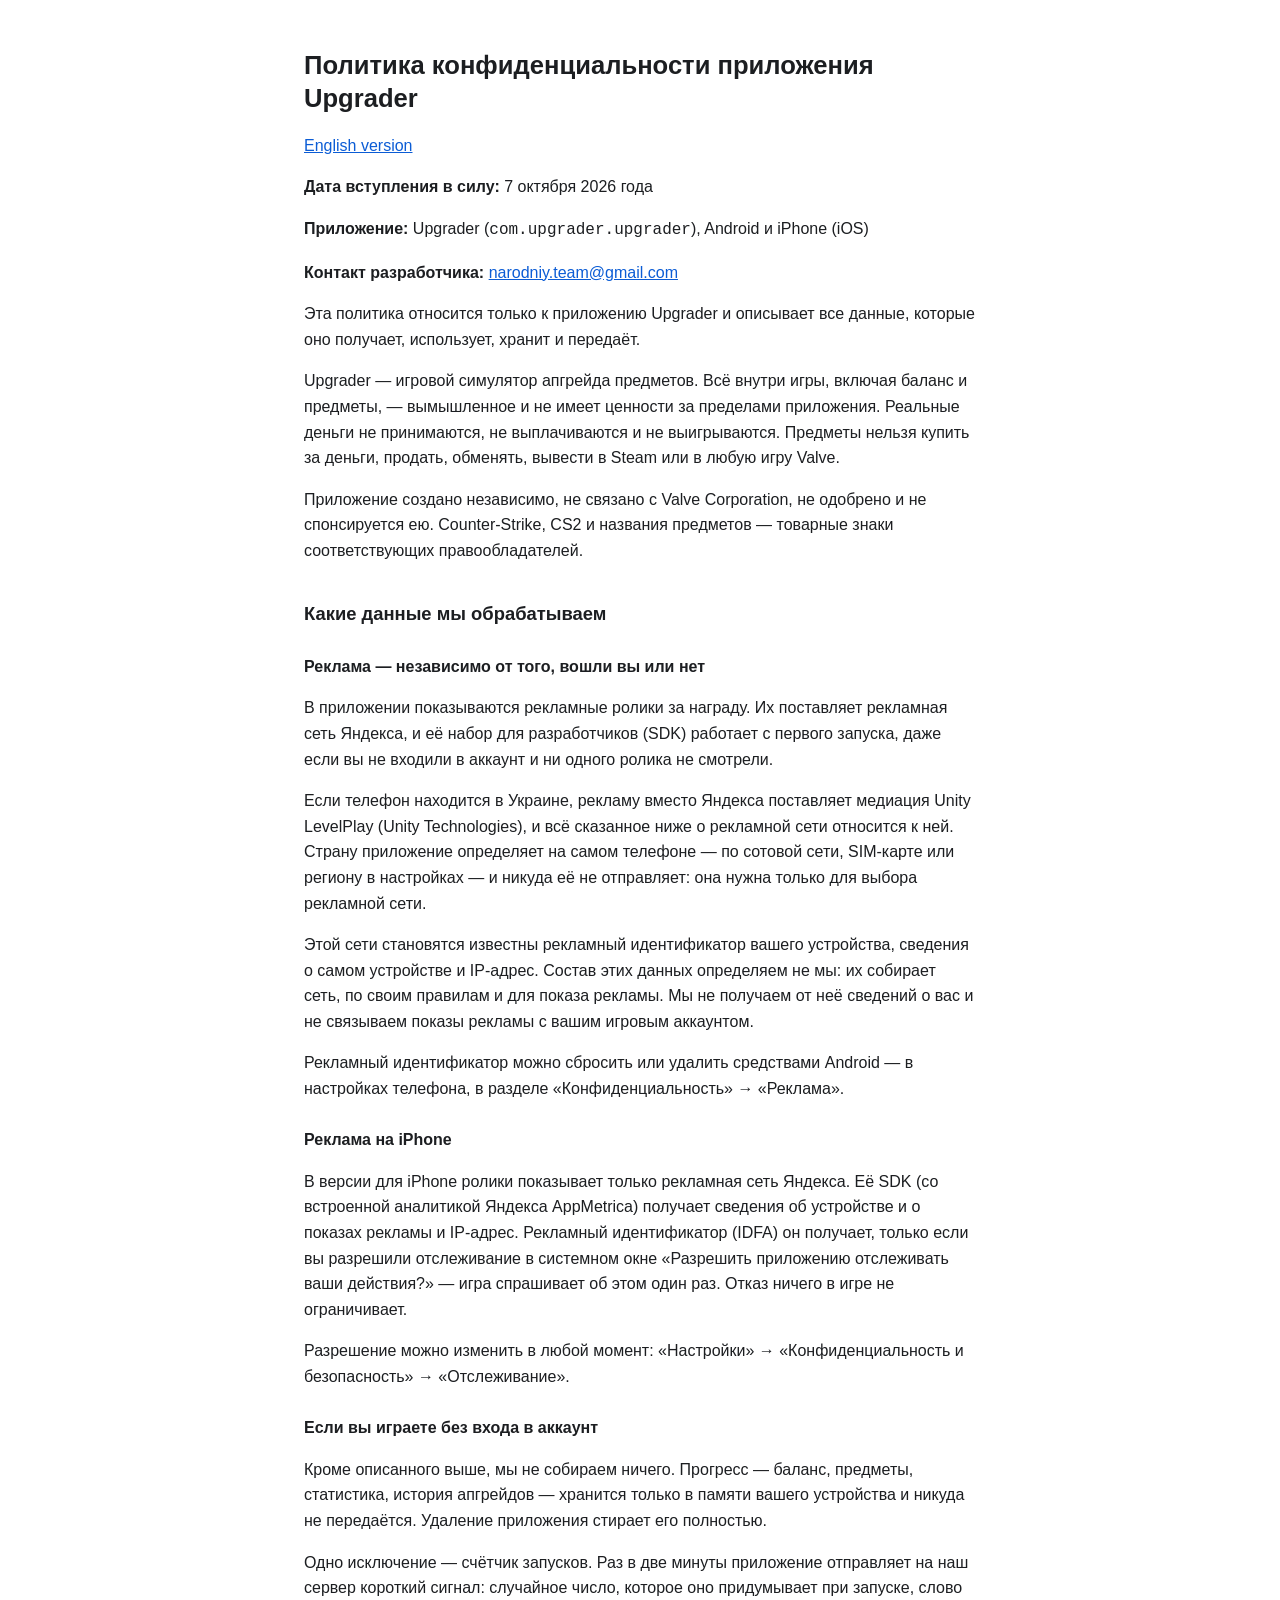
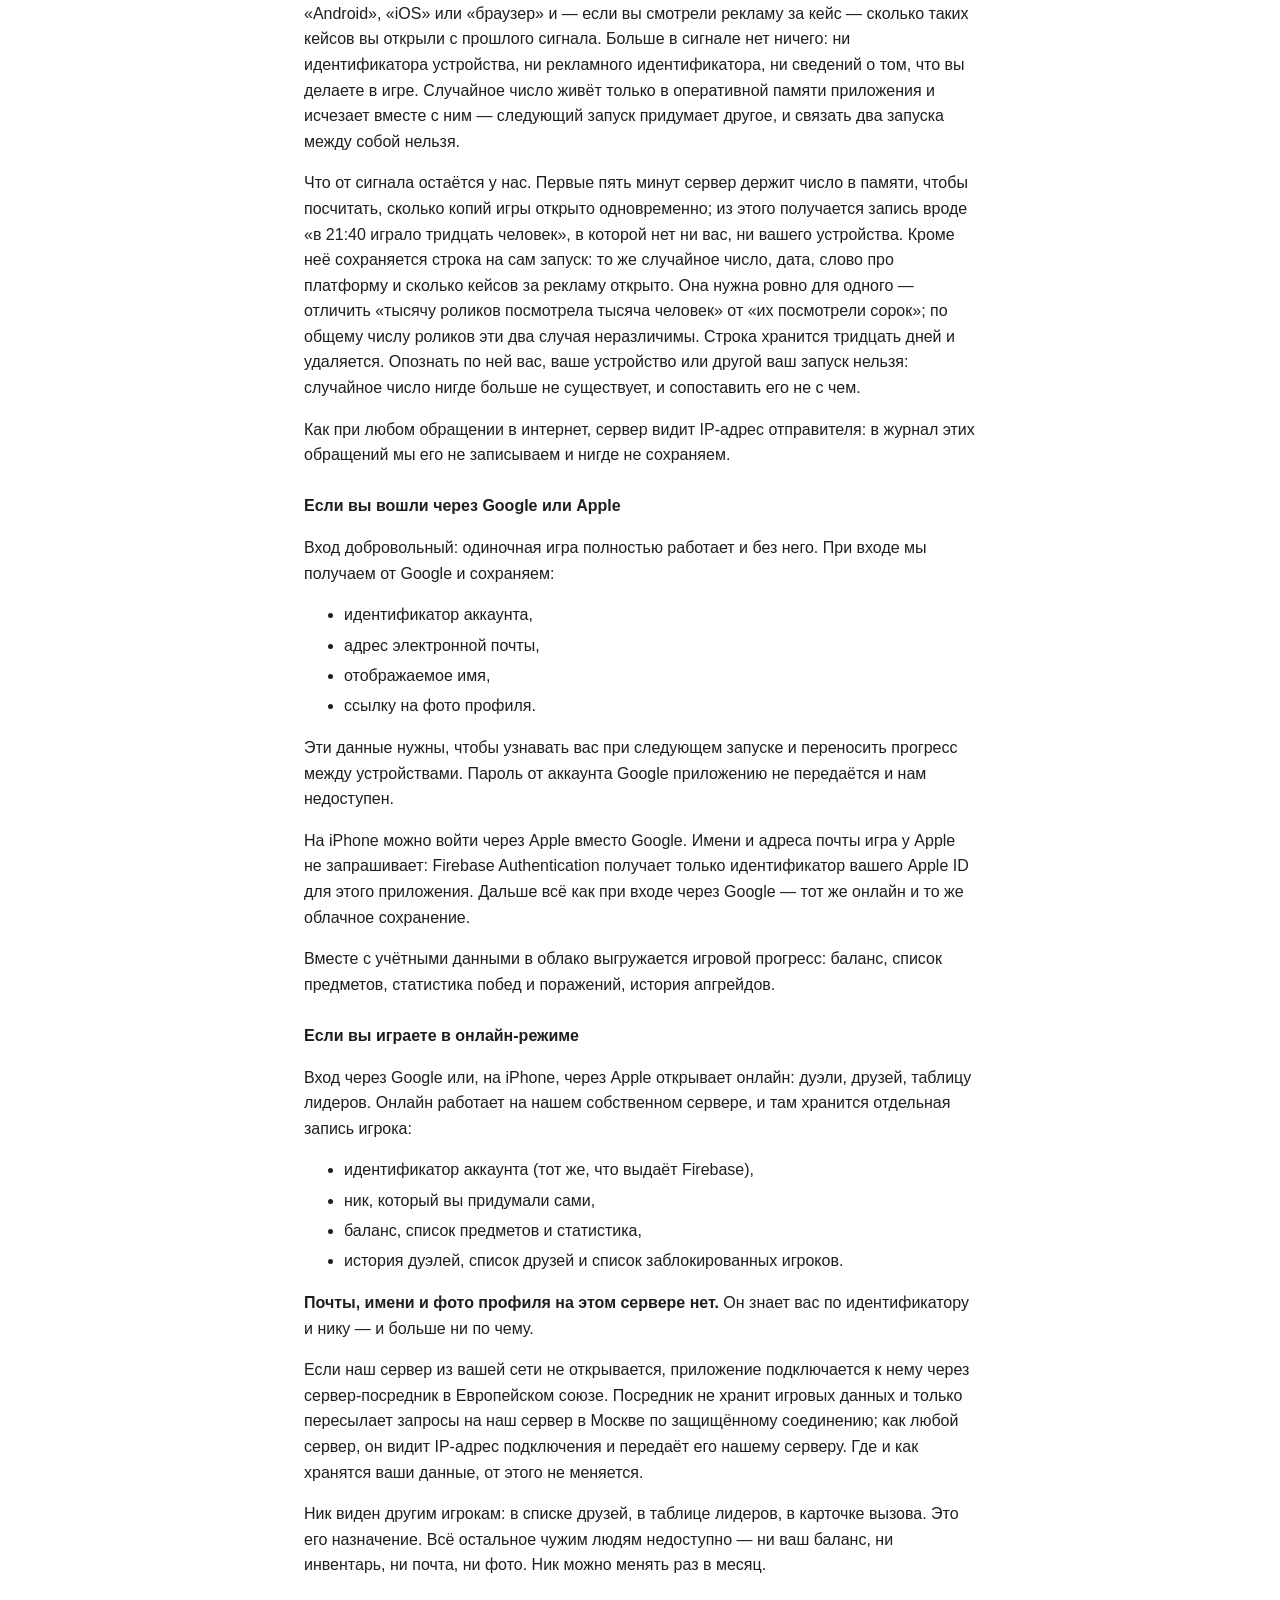
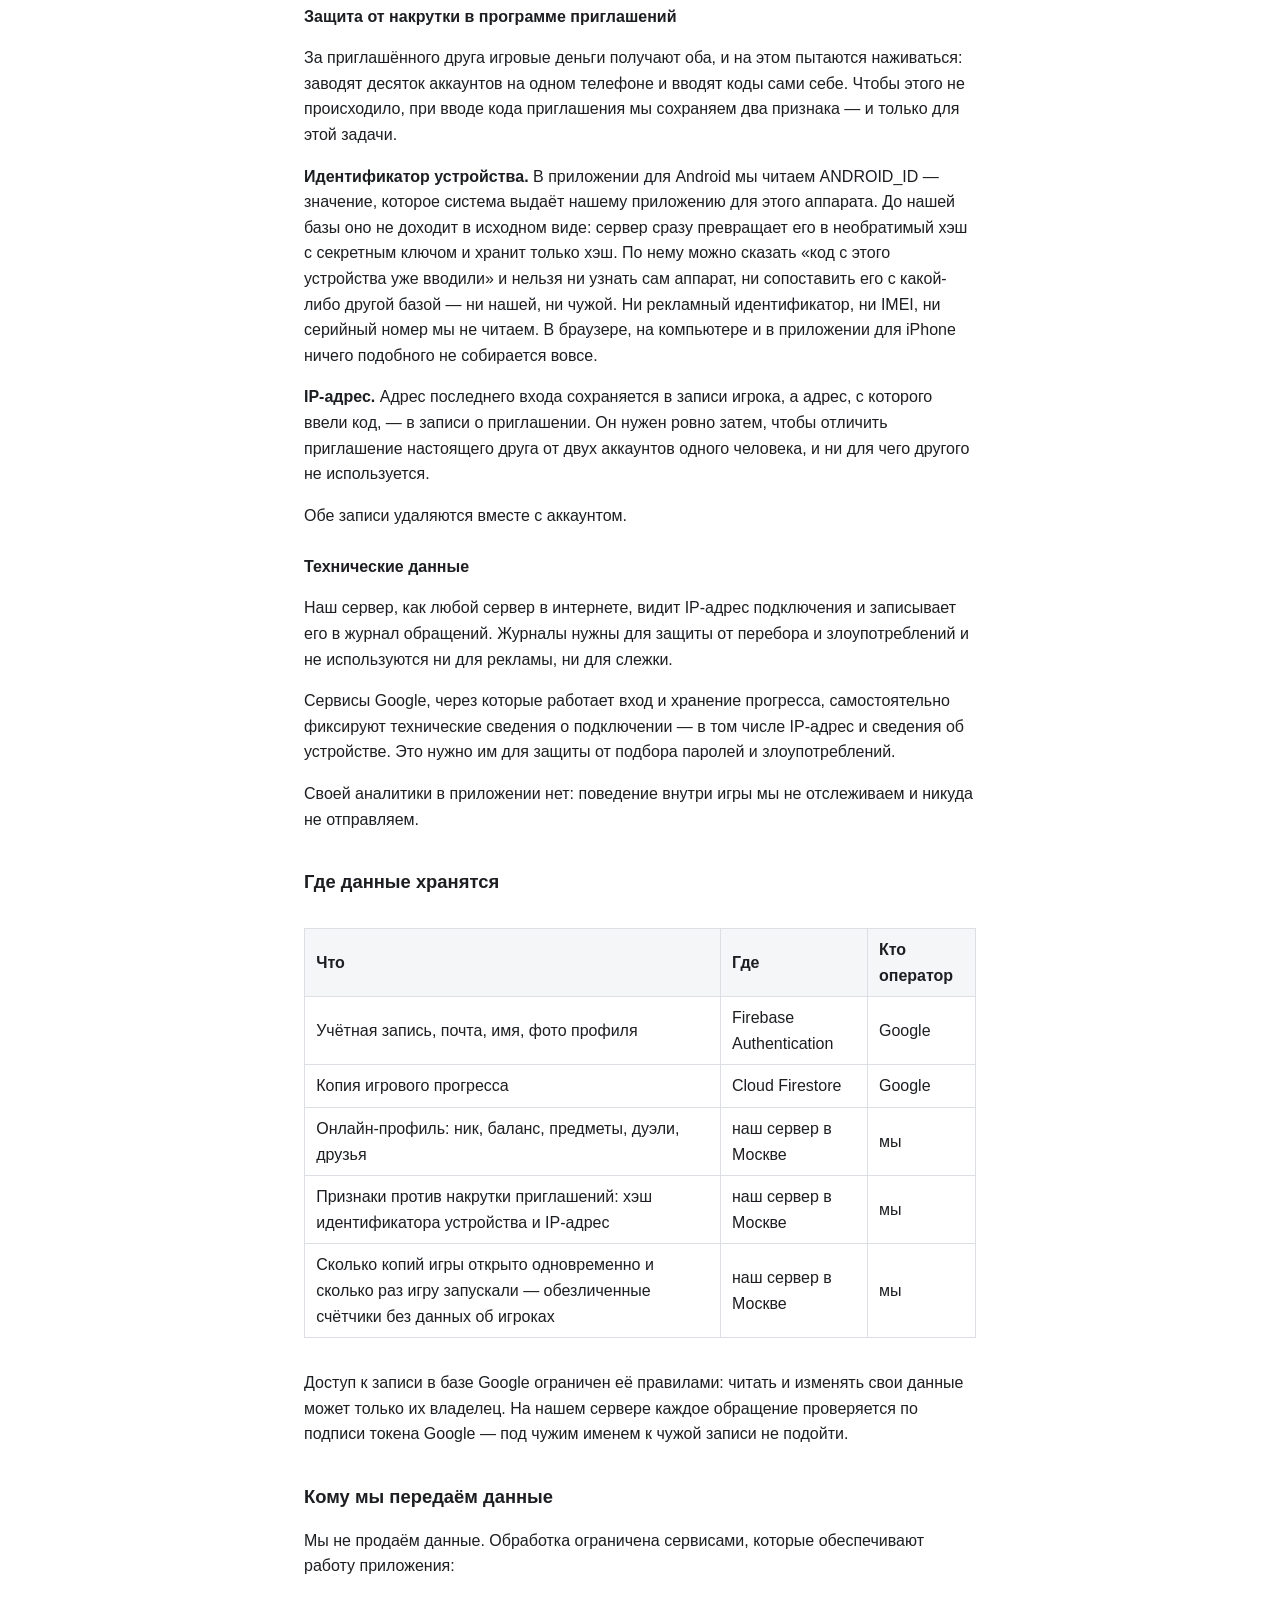
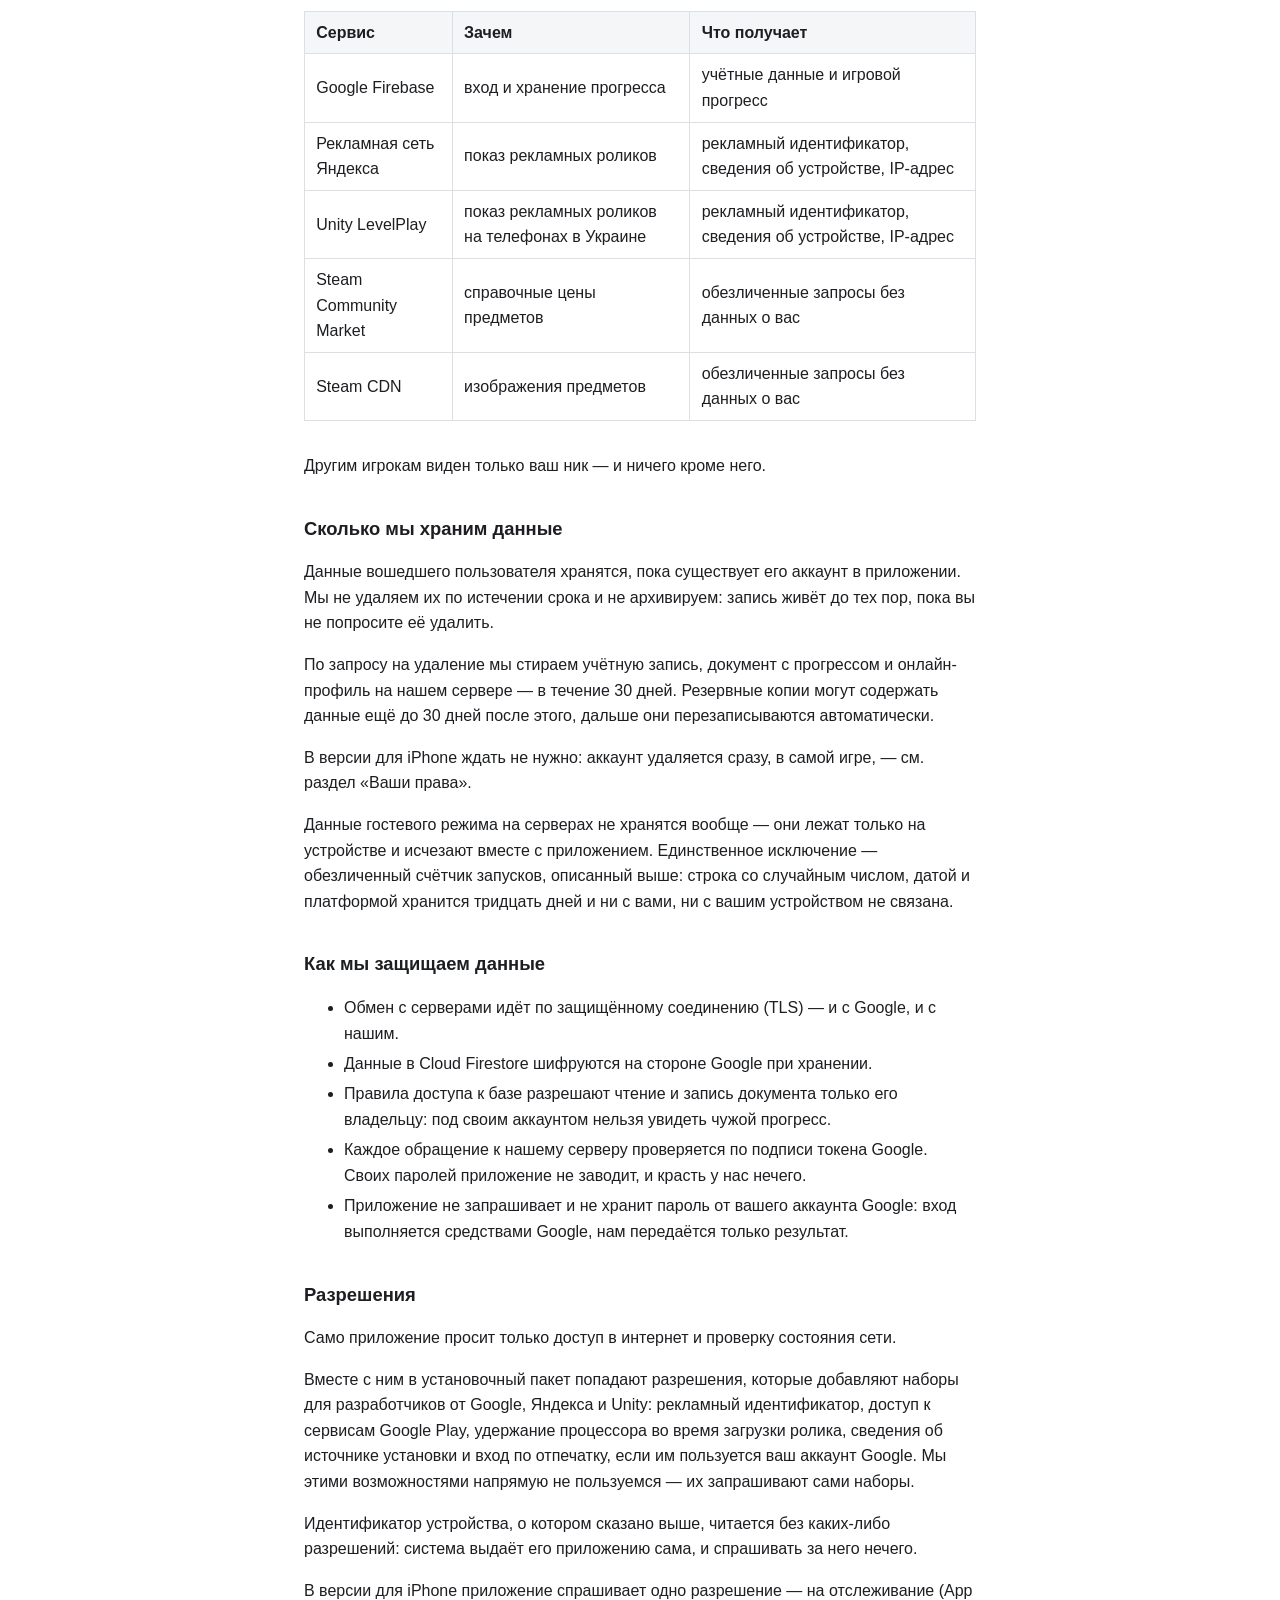
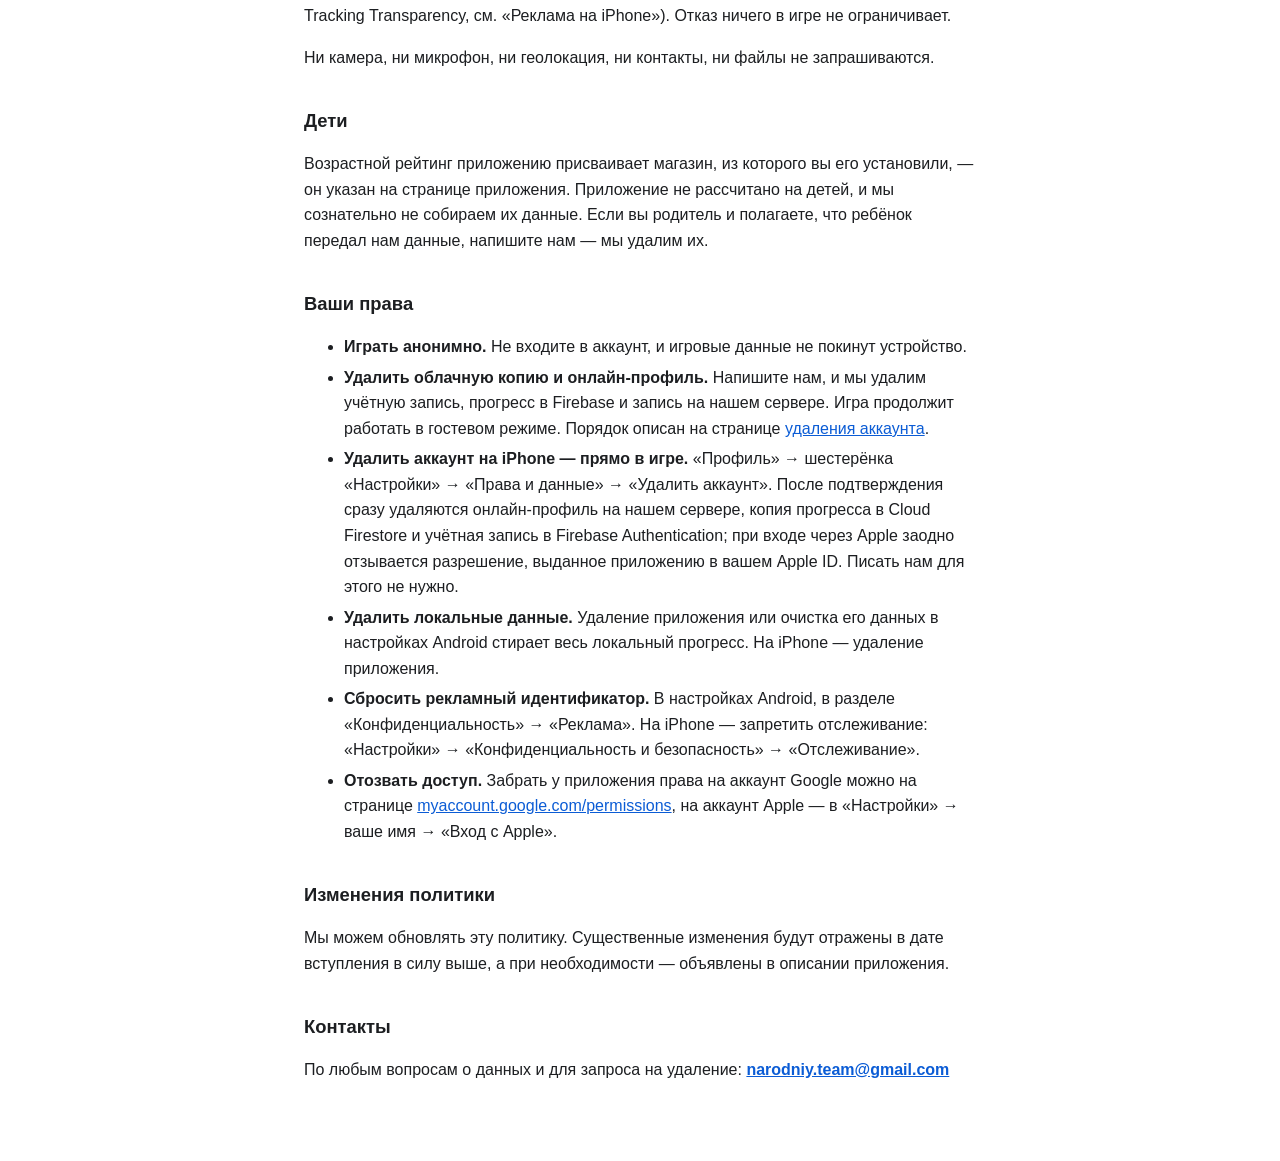
<file: privacy.html>
<!DOCTYPE html>
<html lang="ru">
<head>
<meta charset="utf-8">
<meta name="viewport" content="width=device-width, initial-scale=1">
<title>Политика конфиденциальности — Upgrader</title>
<style>
  body { max-width: 42rem; margin: 0 auto; padding: 2rem 1.25rem 4rem;
         font: 16px/1.6 -apple-system, "Segoe UI", Roboto, sans-serif;
         color: #1c1e21; background: #fff; }
  h1 { font-size: 1.6rem; line-height: 1.3; }
  h2 { font-size: 1.15rem; margin-top: 2.2rem; }
  h3 { font-size: 1rem; margin-top: 1.6rem; }
  a  { color: #0b5cd5; }
  table { border-collapse: collapse; width: 100%; margin: 1rem 0; }
  th, td { border: 1px solid #dcdfe3; padding: .5rem .7rem; text-align: left; }
  th { background: #f5f6f8; }
  li { margin: .3rem 0; }
  hr { border: none; border-top: 1px solid #dcdfe3; margin: 2rem 0; }
  .scroller { overflow-x: auto; }
  @media (prefers-color-scheme: dark) {
    body { color: #e6e8eb; background: #16181c; }
    a { color: #6aa6ff; }
    th, td, hr { border-color: #2c3038; }
    th { background: #1f2229; }
  }
</style>
</head>
<body>
<h1>Политика конфиденциальности приложения Upgrader</h1>

<p><a href="privacy-en.html">English version</a></p>

<p><strong>Дата вступления в силу:</strong> 7 октября 2026 года</p>
<p><strong>Приложение:</strong> Upgrader (<code>com.upgrader.upgrader</code>), Android и iPhone (iOS)</p>
<p><strong>Контакт разработчика:</strong> <a href="mailto:narodniy.team@gmail.com">narodniy.team@gmail.com</a></p>

<p>Эта политика относится только к приложению Upgrader и описывает все данные,
которые оно получает, использует, хранит и передаёт.</p>

<p>Upgrader — игровой симулятор апгрейда предметов. Всё внутри игры,
включая баланс и предметы, — вымышленное и не имеет ценности за пределами
приложения. Реальные деньги не принимаются, не выплачиваются
и не выигрываются. Предметы нельзя купить за деньги, продать, обменять,
вывести в Steam или в любую игру Valve.</p>

<p>Приложение создано независимо, не связано с Valve Corporation, не одобрено
и не спонсируется ею. Counter-Strike, CS2 и названия предметов — товарные
знаки соответствующих правообладателей.</p>

<h2>Какие данные мы обрабатываем</h2>

<h3>Реклама — независимо от того, вошли вы или нет</h3>

<p>В приложении показываются рекламные ролики за награду. Их поставляет
рекламная сеть Яндекса, и её набор для разработчиков (SDK) работает
с первого запуска, даже если вы не входили в аккаунт и ни одного ролика
не смотрели.</p>

<p>Если телефон находится в Украине, рекламу вместо Яндекса поставляет
медиация Unity LevelPlay (Unity Technologies), и всё сказанное ниже
о рекламной сети относится к ней. Страну приложение определяет на самом
телефоне — по сотовой сети, SIM-карте или региону в настройках — и никуда
её не отправляет: она нужна только для выбора рекламной сети.</p>

<p>Этой сети становятся известны рекламный идентификатор вашего устройства,
сведения о самом устройстве и IP-адрес. Состав этих данных определяем
не мы: их собирает сеть, по своим правилам и для показа рекламы.
Мы не получаем от неё сведений о вас и не связываем показы рекламы
с вашим игровым аккаунтом.</p>

<p>Рекламный идентификатор можно сбросить или удалить средствами Android —
в настройках телефона, в разделе «Конфиденциальность» → «Реклама».</p>

<h3>Реклама на iPhone</h3>

<p>В версии для iPhone ролики показывает только рекламная сеть Яндекса.
Её SDK (со встроенной аналитикой Яндекса AppMetrica) получает сведения
об устройстве и о показах рекламы и IP-адрес. Рекламный идентификатор
(IDFA) он получает, только если вы разрешили отслеживание в системном
окне «Разрешить приложению отслеживать ваши действия?» — игра спрашивает
об этом один раз. Отказ ничего в игре не ограничивает.</p>

<p>Разрешение можно изменить в любой момент: «Настройки» →
«Конфиденциальность и безопасность» → «Отслеживание».</p>

<h3>Если вы играете без входа в аккаунт</h3>

<p>Кроме описанного выше, мы не собираем ничего. Прогресс — баланс, предметы,
статистика, история апгрейдов — хранится только в памяти вашего устройства
и никуда не передаётся. Удаление приложения стирает его полностью.</p>

<p>Одно исключение — счётчик запусков. Раз в две минуты приложение
отправляет на наш сервер короткий сигнал: случайное число, которое
оно придумывает при запуске, слово «Android», «iOS» или «браузер»
и — если вы смотрели рекламу за кейс — сколько таких кейсов вы открыли
с прошлого сигнала. Больше в сигнале нет ничего: ни идентификатора
устройства, ни рекламного идентификатора, ни сведений о том, что вы
делаете в игре. Случайное число живёт только в оперативной памяти
приложения и исчезает вместе с ним — следующий запуск придумает другое,
и связать два запуска между собой нельзя.</p>

<p>Что от сигнала остаётся у нас. Первые пять минут сервер держит число
в памяти, чтобы посчитать, сколько копий игры открыто одновременно;
из этого получается запись вроде «в 21:40 играло тридцать человек»,
в которой нет ни вас, ни вашего устройства. Кроме неё сохраняется
строка на сам запуск: то же случайное число, дата, слово про платформу
и сколько кейсов за рекламу открыто. Она нужна ровно для одного —
отличить «тысячу роликов посмотрела тысяча человек» от «их посмотрели
сорок»; по общему числу роликов эти два случая неразличимы. Строка
хранится тридцать дней и удаляется. Опознать по ней вас, ваше
устройство или другой ваш запуск нельзя: случайное число нигде больше
не существует, и сопоставить его не с чем.</p>

<p>Как при любом обращении в интернет, сервер видит IP-адрес отправителя:
в журнал этих обращений мы его не записываем и нигде не сохраняем.</p>

<h3>Если вы вошли через Google или Apple</h3>

<p>Вход добровольный: одиночная игра полностью работает и без него. При входе
мы получаем от Google и сохраняем:</p>

<ul>
  <li>идентификатор аккаунта,</li>
  <li>адрес электронной почты,</li>
  <li>отображаемое имя,</li>
  <li>ссылку на фото профиля.</li>
</ul>

<p>Эти данные нужны, чтобы узнавать вас при следующем запуске и переносить
прогресс между устройствами. Пароль от аккаунта Google приложению
не передаётся и нам недоступен.</p>

<p>На iPhone можно войти через Apple вместо Google. Имени и адреса почты
игра у Apple не запрашивает: Firebase Authentication получает только
идентификатор вашего Apple ID для этого приложения. Дальше всё как при
входе через Google — тот же онлайн и то же облачное сохранение.</p>

<p>Вместе с учётными данными в облако выгружается игровой прогресс: баланс,
список предметов, статистика побед и поражений, история апгрейдов.</p>

<h3>Если вы играете в онлайн-режиме</h3>

<p>Вход через Google или, на iPhone, через Apple открывает онлайн: дуэли,
друзей, таблицу лидеров.
Онлайн работает на нашем собственном сервере, и там хранится отдельная
запись игрока:</p>

<ul>
  <li>идентификатор аккаунта (тот же, что выдаёт Firebase),</li>
  <li>ник, который вы придумали сами,</li>
  <li>баланс, список предметов и статистика,</li>
  <li>история дуэлей, список друзей и список заблокированных игроков.</li>
</ul>

<p><strong>Почты, имени и фото профиля на этом сервере нет.</strong> Он знает вас
по идентификатору и нику — и больше ни по чему.</p>

<p>Если наш сервер из вашей сети не открывается, приложение подключается
к нему через сервер-посредник в Европейском союзе. Посредник не хранит
игровых данных и только пересылает запросы на наш сервер в Москве
по защищённому соединению; как любой сервер, он видит IP-адрес
подключения и передаёт его нашему серверу. Где и как хранятся ваши
данные, от этого не меняется.</p>

<p>Ник виден другим игрокам: в списке друзей, в таблице лидеров, в карточке
вызова. Это его назначение. Всё остальное чужим людям недоступно — ни ваш
баланс, ни инвентарь, ни почта, ни фото. Ник можно менять раз в месяц.</p>

<h3>Защита от накрутки в программе приглашений</h3>

<p>За приглашённого друга игровые деньги получают оба, и на этом пытаются
наживаться: заводят десяток аккаунтов на одном телефоне и вводят коды
сами себе. Чтобы этого не происходило, при вводе кода приглашения мы
сохраняем два признака — и только для этой задачи.</p>

<p><strong>Идентификатор устройства.</strong> В приложении для Android мы читаем
ANDROID_ID — значение, которое система выдаёт нашему приложению для
этого аппарата. До нашей базы оно не доходит в исходном виде: сервер
сразу превращает его в необратимый хэш с секретным ключом и хранит
только хэш. По нему можно сказать «код с этого устройства уже вводили»
и нельзя ни узнать сам аппарат, ни сопоставить его с какой-либо другой
базой — ни нашей, ни чужой. Ни рекламный идентификатор, ни IMEI,
ни серийный номер мы не читаем. В браузере, на компьютере и в приложении
для iPhone ничего подобного не собирается вовсе.</p>

<p><strong>IP-адрес.</strong> Адрес последнего входа сохраняется в записи игрока,
а адрес, с которого ввели код, — в записи о приглашении. Он нужен ровно
затем, чтобы отличить приглашение настоящего друга от двух аккаунтов
одного человека, и ни для чего другого не используется.</p>

<p>Обе записи удаляются вместе с аккаунтом.</p>

<h3>Технические данные</h3>

<p>Наш сервер, как любой сервер в интернете, видит IP-адрес подключения
и записывает его в журнал обращений. Журналы нужны для защиты от перебора
и злоупотреблений и не используются ни для рекламы, ни для слежки.</p>

<p>Сервисы Google, через которые работает вход и хранение прогресса,
самостоятельно фиксируют технические сведения о подключении — в том числе
IP-адрес и сведения об устройстве. Это нужно им для защиты от подбора
паролей и злоупотреблений.</p>

<p>Своей аналитики в приложении нет: поведение внутри игры мы не отслеживаем
и никуда не отправляем.</p>

<h2>Где данные хранятся</h2>

<div class="scroller">
<table>
  <tr><th>Что</th><th>Где</th><th>Кто оператор</th></tr>
  <tr><td>Учётная запись, почта, имя, фото профиля</td><td>Firebase Authentication</td><td>Google</td></tr>
  <tr><td>Копия игрового прогресса</td><td>Cloud Firestore</td><td>Google</td></tr>
  <tr><td>Онлайн-профиль: ник, баланс, предметы, дуэли, друзья</td><td>наш сервер в Москве</td><td>мы</td></tr>
  <tr><td>Признаки против накрутки приглашений: хэш идентификатора устройства и IP-адрес</td><td>наш сервер в Москве</td><td>мы</td></tr>
<tr><td>Сколько копий игры открыто одновременно и сколько раз игру запускали — обезличенные счётчики без данных об игроках</td><td>наш сервер в Москве</td><td>мы</td></tr>
</table>
</div>

<p>Доступ к записи в базе Google ограничен её правилами: читать и изменять
свои данные может только их владелец. На нашем сервере каждое обращение
проверяется по подписи токена Google — под чужим именем к чужой записи
не подойти.</p>

<h2>Кому мы передаём данные</h2>

<p>Мы не продаём данные. Обработка ограничена сервисами, которые обеспечивают
работу приложения:</p>

<div class="scroller">
<table>
  <tr><th>Сервис</th><th>Зачем</th><th>Что получает</th></tr>
  <tr><td>Google Firebase</td><td>вход и хранение прогресса</td><td>учётные данные и игровой прогресс</td></tr>
  <tr><td>Рекламная сеть Яндекса</td><td>показ рекламных роликов</td><td>рекламный идентификатор, сведения об устройстве, IP-адрес</td></tr>
  <tr><td>Unity LevelPlay</td><td>показ рекламных роликов на телефонах в Украине</td><td>рекламный идентификатор, сведения об устройстве, IP-адрес</td></tr>
  <tr><td>Steam Community Market</td><td>справочные цены предметов</td><td>обезличенные запросы без данных о вас</td></tr>
  <tr><td>Steam CDN</td><td>изображения предметов</td><td>обезличенные запросы без данных о вас</td></tr>
</table>
</div>

<p>Другим игрокам виден только ваш ник — и ничего кроме него.</p>

<h2>Сколько мы храним данные</h2>

<p>Данные вошедшего пользователя хранятся, пока существует его аккаунт
в приложении. Мы не удаляем их по истечении срока и не архивируем:
запись живёт до тех пор, пока вы не попросите её удалить.</p>

<p>По запросу на удаление мы стираем учётную запись, документ с прогрессом
и онлайн-профиль на нашем сервере — в течение 30 дней. Резервные копии
могут содержать данные ещё до 30 дней после этого, дальше они
перезаписываются автоматически.</p>

<p>В версии для iPhone ждать не нужно: аккаунт удаляется сразу, в самой
игре, — см. раздел «Ваши права».</p>

<p>Данные гостевого режима на серверах не хранятся вообще — они лежат только
на устройстве и исчезают вместе с приложением. Единственное исключение —
обезличенный счётчик запусков, описанный выше: строка со случайным числом,
датой и платформой хранится тридцать дней и ни с вами, ни с вашим
устройством не связана.</p>

<h2>Как мы защищаем данные</h2>

<ul>
  <li>Обмен с серверами идёт по защищённому соединению (TLS) — и с Google,
      и с нашим.</li>
  <li>Данные в Cloud Firestore шифруются на стороне Google при хранении.</li>
  <li>Правила доступа к базе разрешают чтение и запись документа только его
      владельцу: под своим аккаунтом нельзя увидеть чужой прогресс.</li>
  <li>Каждое обращение к нашему серверу проверяется по подписи токена Google.
      Своих паролей приложение не заводит, и красть у нас нечего.</li>
  <li>Приложение не запрашивает и не хранит пароль от вашего аккаунта Google:
      вход выполняется средствами Google, нам передаётся только результат.</li>
</ul>

<h2>Разрешения</h2>

<p>Само приложение просит только доступ в интернет и проверку состояния сети.</p>

<p>Вместе с ним в установочный пакет попадают разрешения, которые добавляют
наборы для разработчиков от Google, Яндекса и Unity: рекламный идентификатор,
доступ к сервисам Google Play, удержание процессора во время загрузки
ролика, сведения об источнике установки и вход по отпечатку, если им
пользуется ваш аккаунт Google. Мы этими возможностями напрямую
не пользуемся — их запрашивают сами наборы.</p>

<p>Идентификатор устройства, о котором сказано выше, читается без каких-либо
разрешений: система выдаёт его приложению сама, и спрашивать за него
нечего.</p>

<p>В версии для iPhone приложение спрашивает одно разрешение —
на отслеживание (App Tracking Transparency, см. «Реклама на iPhone»).
Отказ ничего в игре не ограничивает.</p>

<p>Ни камера, ни микрофон, ни геолокация, ни контакты, ни файлы
не запрашиваются.</p>

<h2>Дети</h2>

<p>Возрастной рейтинг приложению присваивает магазин, из которого вы его
установили, — он указан на странице приложения. Приложение не рассчитано
на детей, и мы сознательно не собираем их данные. Если вы родитель
и полагаете, что ребёнок передал нам данные, напишите нам — мы удалим их.</p>

<h2>Ваши права</h2>

<ul>
  <li><strong>Играть анонимно.</strong> Не входите в аккаунт, и игровые данные
      не покинут устройство.</li>
  <li><strong>Удалить облачную копию и онлайн-профиль.</strong> Напишите нам,
      и мы удалим учётную запись, прогресс в Firebase и запись на нашем
      сервере. Игра продолжит работать в гостевом режиме. Порядок описан
      на странице <a href="delete-account.html">удаления аккаунта</a>.</li>
  <li><strong>Удалить аккаунт на iPhone — прямо в игре.</strong> «Профиль» →
      шестерёнка «Настройки» → «Права и данные» → «Удалить аккаунт».
      После подтверждения сразу удаляются онлайн-профиль на нашем сервере,
      копия прогресса в Cloud Firestore и учётная запись в Firebase
      Authentication; при входе через Apple заодно отзывается разрешение,
      выданное приложению в вашем Apple ID. Писать нам для этого
      не нужно.</li>
  <li><strong>Удалить локальные данные.</strong> Удаление приложения или очистка
      его данных в настройках Android стирает весь локальный прогресс.
      На iPhone — удаление приложения.</li>
  <li><strong>Сбросить рекламный идентификатор.</strong> В настройках Android,
      в разделе «Конфиденциальность» → «Реклама». На iPhone — запретить
      отслеживание: «Настройки» → «Конфиденциальность и безопасность» →
      «Отслеживание».</li>
  <li><strong>Отозвать доступ.</strong> Забрать у приложения права на аккаунт
      Google можно на странице
      <a href="https://myaccount.google.com/permissions">myaccount.google.com/permissions</a>,
      на аккаунт Apple — в «Настройки» → ваше имя → «Вход с Apple».</li>
</ul>

<h2>Изменения политики</h2>

<p>Мы можем обновлять эту политику. Существенные изменения будут отражены
в дате вступления в силу выше, а при необходимости — объявлены
в описании приложения.</p>

<h2>Контакты</h2>

<p>По любым вопросам о данных и для запроса на удаление:
<strong><a href="mailto:narodniy.team@gmail.com">narodniy.team@gmail.com</a></strong></p>

</body>
</html>
</file>
<file: assets/css/app.css>
@import url('fonts.css');

/* Палитра и шрифты сняты с upgrader.vip — знакомая игроку среда. */

:root {
  --black: #101012;
  --header: #17181c;
  --block: #17181c;
  --border: #2b2b2e;
  --gray: #a7a7a7;
  --gray-dim: #6f7076;

  --yellow: #fbd506;
  --yellow-ink: #17140a;
  --gold-grad: linear-gradient(93deg, #fbd506 0%, #ffdd23 50%, #fbd506 100%);

  --display: 'Tektur', 'Segoe UI', sans-serif;
  --body: 'Exo 2', 'Segoe UI', sans-serif;

  --shell: 1160px;
  --gut: clamp(16px, 3vw, 32px);
}

*,
*::before,
*::after {
  box-sizing: border-box;
}

/* Цвет страницы переехал на html, и не для красоты.
   Фоновый чертёж ниже — это body::before с z-index -1, то есть слой
   между фоном страницы и её содержимым. Оставь заливку на body — и
   рисоваться она будет поверх этого слоя, спрятав его целиком. */
html {
  background: var(--black);
}

/* Чертёж поверху страницы, гаснущий книзу.
   Тот же приём, что в самой игре: сверху текстура, дальше плавный
   переход в ровный цвет. Маской по картинке, а не заливкой поверх, —
   прозрачное просто открывает фон html, и согласовывать два цвета
   между собой не приходится.

   Полоса кончается вместе с первым экраном и дальше не мешает: ниже
   идут карточки со своим фоном, и текстура под ними была бы не видна,
   а считаться продолжала бы.

   position: absolute намеренно без position: relative на body.
   Отсчёт идёт от начала документа, что здесь и нужно, а вот relative
   на body переназначил бы точку отсчёта для .hero::before — золотого
   свечения, которое висит на -240px и уехало бы вместе с ней. */
body::before {
  content: '';
  position: absolute;
  inset: 0 0 auto 0;
  height: min(760px, 78vh);
  z-index: -1;
  pointer-events: none;
  background: url('../img/bg-blueprint.webp') center top / cover no-repeat;
  -webkit-mask-image: linear-gradient(to bottom, #000 0, #000 20%, transparent 100%);
  mask-image: linear-gradient(to bottom, #000 0, #000 20%, transparent 100%);
}

/* На телефоне полоса ниже: широкая картинка при узком экране режется
   по бокам, и чем выше полоса, тем сильнее срез. */
@media (max-width: 700px) {
  body::before {
    height: min(420px, 52vh);
  }
}

body {
  margin: 0;
  background: transparent;
  color: #fff;
  font: 400 16px/1.55 var(--body);
  -webkit-font-smoothing: antialiased;
  overflow-x: hidden;
}

img {
  display: block;
  max-width: 100%;
}
a {
  color: inherit;
  text-decoration: none;
}
p {
  margin: 0;
}
h1,
h2 {
  font-family: var(--display);
  font-weight: 700;
  line-height: 1.1;
  margin: 0;
}
:focus-visible {
  outline: 2px solid var(--yellow);
  outline-offset: 3px;
  border-radius: 4px;
}

.wrap {
  max-width: var(--shell);
  margin: 0 auto;
  padding: 0 var(--gut);
}

/* ── Шапка ─────────────────────────────────────────────────── */

.hdr {
  position: sticky;
  top: 0;
  z-index: 50;
  height: 64px;
  display: flex;
  align-items: center;
  gap: 20px;
  padding: 0 var(--gut);
  background: var(--header);
  border-bottom: 1px solid #0c0c0e;
}

.logo {
  display: flex;
  align-items: center;
  gap: 9px;
  font-family: var(--display);
  font-weight: 700;
  font-size: 21px;
  letter-spacing: 0.04em;
}

.logo svg {
  width: 28px;
  height: 28px;
}

.hdr__sp {
  flex: 1;
}

/* ── Кнопки ────────────────────────────────────────────────── */

.btn {
  display: inline-flex;
  align-items: center;
  justify-content: center;
  gap: 9px;
  border: 0;
  border-radius: 8px;
  font-family: var(--display);
  font-weight: 700;
  font-size: 14px;
  padding: 11px 20px;
  white-space: nowrap;
  transition: transform 0.15s, box-shadow 0.15s;
}

.btn--y {
  background: var(--gold-grad);
  color: var(--yellow-ink);
}

.btn--y:hover {
  transform: translateY(-1px);
  box-shadow: 0 8px 26px -10px rgba(251, 213, 6, 0.85);
}

.btn--lg {
  padding: 16px 30px;
  font-size: 17px;
}

.btn--wide {
  width: 100%;
}

.btn--play {
  padding-left: 17px;
}

/* Вторая кнопка — «Играть онлайн». Нарочно тише золотой: играть в браузере
   можно сразу, но главный путь у страницы всё-таки установка, и две
   одинаково яркие кнопки рядом заставляют выбирать вместо того, чтобы
   нажать. */
.btn--ghost {
  background: transparent;
  color: #fff;
  border: 1px solid var(--border);
}

.btn--ghost:hover {
  transform: translateY(-1px);
  border-color: var(--yellow);
  color: var(--yellow);
}

.btn__wheel {
  width: 21px;
  height: 21px;
  flex: none;
}

.btn--lg .btn__wheel {
  width: 26px;
  height: 26px;
}

/* Две кнопки в ряд, а на узком экране — одна под другой */
.cta {
  display: flex;
  flex-wrap: wrap;
  justify-content: center;
  gap: 12px;
}

.cta__note {
  color: var(--gray-dim);
  font-size: 13px;
  max-width: 460px;
}

/* Плитка Google Play на кнопке: белая подложка, чтобы не сливалась с золотом */
.btn__gp {
  width: 24px;
  height: 24px;
  flex: none;
  border-radius: 6px;
}

.btn--lg .btn__gp {
  width: 30px;
  height: 30px;
  border-radius: 7px;
}

/* ── Первый экран ──────────────────────────────────────────── */

.hero {
  position: relative;
  padding: clamp(40px, 8vw, 86px) 0 clamp(30px, 5vw, 56px);
  overflow: hidden;
}

.hero::before {
  content: '';
  position: absolute;
  top: -240px;
  left: 50%;
  width: min(900px, 130vw);
  height: 520px;
  transform: translateX(-50%);
  background: radial-gradient(ellipse at center, rgba(251, 213, 6, 0.13), transparent 66%);
  pointer-events: none;
}

.hero__in {
  position: relative;
  display: flex;
  flex-direction: column;
  align-items: center;
  gap: 20px;
  text-align: center;
}

.wordmark {
  display: flex;
  align-items: center;
  gap: 11px;
  font-family: var(--display);
  font-weight: 700;
  font-size: clamp(20px, 3vw, 26px);
  letter-spacing: 0.06em;
}

.wordmark svg {
  width: 32px;
  height: 32px;
}

.claim {
  font-size: clamp(30px, 6vw, 56px);
  max-width: 16ch;
}

.claim em {
  font-style: normal;
  color: var(--yellow);
}

.claim__sub {
  color: var(--gray);
  font-size: clamp(15px, 2vw, 18px);
  max-width: 54ch;
}

.facts {
  display: flex;
  flex-wrap: wrap;
  justify-content: center;
  gap: 10px;
  margin-top: 2px;
}

.facts span {
  background: var(--block);
  border: 1px solid var(--border);
  border-radius: 8px;
  padding: 8px 15px;
  font-size: 13px;
  color: var(--gray);
}

.facts b {
  color: #fff;
  font-family: var(--display);
}

/* ── Скриншоты ─────────────────────────────────────────────── */

.shotsec {
  padding-bottom: clamp(30px, 5vw, 56px);
}

.shots {
  display: grid;
  grid-auto-flow: column;
  grid-auto-columns: minmax(216px, 1fr);
  gap: 12px;
  overflow-x: auto;
  padding-bottom: 12px;
  scroll-snap-type: x mandatory;
  scrollbar-width: thin;
  scrollbar-color: #34343a transparent;
}

.shots img {
  scroll-snap-align: center;
  width: 100%;
  height: auto;
  border-radius: 12px;
  border: 1px solid #0c0c0e;
  background: var(--block);
}

/* ── Вопросы и внутренние ссылки ───────────────────────────── */

.block {
  padding: clamp(38px, 6vw, 68px) 0;
  border-top: 1px solid #1e1e21;
}

.block h2 {
  font-size: clamp(22px, 3.4vw, 32px);
  margin-bottom: clamp(18px, 2.6vw, 28px);
}

.qa {
  border-bottom: 1px solid #1e1e21;
}

.qa summary {
  list-style: none;
  cursor: pointer;
  padding: 17px 0;
  font-family: var(--display);
  font-weight: 700;
  font-size: clamp(14px, 2vw, 17px);
  display: flex;
  align-items: center;
  justify-content: space-between;
  gap: 16px;
}

.qa summary::-webkit-details-marker {
  display: none;
}

.qa summary::after {
  content: '+';
  color: var(--yellow);
  font-size: 21px;
  flex: none;
}

.qa[open] summary::after {
  content: '−';
}

.qa p {
  color: var(--gray);
  padding-bottom: 18px;
  max-width: 74ch;
  font-size: 14.5px;
}

.links {
  display: grid;
  grid-template-columns: repeat(auto-fit, minmax(230px, 1fr));
  gap: 10px;
}

.links a {
  display: block;
  background: var(--block);
  border: 1px solid var(--border);
  border-radius: 12px;
  padding: 18px 18px 20px;
  transition: border-color 0.15s, transform 0.15s;
}

.links a:hover {
  border-color: #4a4a50;
  transform: translateY(-2px);
}

.links b {
  font-family: var(--display);
  font-size: 15px;
  display: block;
  margin-bottom: 6px;
}

.links span {
  color: var(--gray);
  font-size: 13.5px;
}

/* ── Финал ─────────────────────────────────────────────────── */

.finale {
  text-align: center;
  padding: clamp(48px, 8vw, 92px) 0;
  border-top: 1px solid #0c0c0e;
  background: radial-gradient(ellipse 70% 100% at 50% 100%, rgba(251, 213, 6, 0.1), transparent 70%);
}

.install__icon {
  width: 84px;
  height: 84px;
  border-radius: 21px;
  border: 1px solid var(--border);
  margin: 0 auto 20px;
}

.finale h2 {
  font-size: clamp(26px, 4.4vw, 40px);
  margin-bottom: 12px;
}

.finale p {
  color: var(--gray);
  margin-bottom: 24px;
}

.hint {
  color: var(--gray-dim);
  font-size: 13px;
  margin-top: 16px;
}

/* ── Текстовые страницы ────────────────────────────────────── */

.doc {
  max-width: 760px;
  margin: 0 auto;
  padding: clamp(28px, 5vw, 56px) var(--gut) clamp(40px, 6vw, 72px);
}

.crumbs {
  font-size: 13px;
  color: var(--gray-dim);
  margin-bottom: 20px;
}

.crumbs a {
  color: var(--gray);
}

.crumbs a:hover {
  color: #fff;
}

.doc h1 {
  font-size: clamp(26px, 4.6vw, 40px);
  margin-bottom: 16px;
}

.doc h2 {
  font-size: clamp(20px, 3vw, 27px);
  margin: 38px 0 14px;
}

.doc h3 {
  font-family: var(--display);
  font-size: 17px;
  font-weight: 700;
  margin: 26px 0 10px;
}

.doc p {
  margin-bottom: 15px;
  color: #d4d4d6;
}

.doc .lead {
  font-size: clamp(16px, 2.2vw, 18px);
  color: var(--gray);
  margin-bottom: 26px;
}

.doc ul,
.doc ol {
  margin: 0 0 18px;
  padding-left: 22px;
  color: #d4d4d6;
}

.doc li {
  margin-bottom: 8px;
}

.doc a:not(.btn) {
  color: var(--yellow);
  text-decoration: underline;
  text-underline-offset: 3px;
  text-decoration-thickness: 1px;
}

.doc strong {
  color: #fff;
}

.note {
  background: var(--block);
  border: 1px solid var(--border);
  border-left: 3px solid var(--yellow);
  border-radius: 10px;
  padding: 16px 18px;
  margin: 22px 0;
}

.note p:last-child {
  margin-bottom: 0;
}

/* ── Скриншот внутри текста ────────────────────────────────── */

/* Шире колонки текста, и намеренно: на экране игры одновременно
   ставка, колесо и цель, а в 760 точках всё это ужимается до
   нечитаемого. Приём стандартный — сдвинуть левый край на середину
   родителя и вернуть назад на половину своей ширины; так блок встаёт
   по центру, будучи шире того, что его держит. Ограничитель по vw
   не даёт вылезти за окно на планшете, а на телефоне min() схлопывает
   ширину до экрана сам, и правило превращается в обычную картинку. */
.shotfig {
  width: min(980px, calc(100vw - 2 * var(--gut)));
  margin: 30px 0 30px 50%;
  transform: translateX(-50%);
}

/* Портретные снимки с телефона. Во всю ширину такой кадр занимает
   три экрана и выталкивает текст, поэтому ограничен по высоте
   и прижат к центру. */
.shotfig--phone {
  width: min(300px, calc(100vw - 2 * var(--gut)));
}

.shotfig img {
  display: block;
  width: 100%;
  height: auto;
  border-radius: 12px;
  border: 1px solid var(--border);
  background: var(--block);
}

.shotfig figcaption {
  margin-top: 11px;
  text-align: center;
  color: var(--gray-dim);
  font-size: 13px;
  line-height: 1.5;
}

/* Своё правило, а не общее для документа: подпись живёт и на главной,
   где глобальное a { color: inherit } делает ссылку неотличимой
   от текста. */
.shotfig figcaption a {
  color: var(--yellow);
  text-decoration: underline;
  text-underline-offset: 3px;
  text-decoration-thickness: 1px;
}

.doc table {
  width: 100%;
  border-collapse: collapse;
  margin: 20px 0;
  font-size: 14.5px;
}

.doc th,
.doc td {
  border: 1px solid var(--border);
  padding: 9px 12px;
  text-align: left;
}

.doc th {
  background: var(--block);
  font-family: var(--display);
  font-weight: 700;
  font-size: 13px;
}

.ctabox {
  background: var(--block);
  border: 1px solid var(--border);
  border-radius: 14px;
  padding: 26px 24px 28px;
  margin: 34px 0;
  display: grid;
  justify-items: center;
  text-align: center;
  gap: 14px;
}

.ctabox h2 {
  margin: 0;
  font-size: clamp(19px, 2.6vw, 24px);
}

.ctabox p {
  margin: 0;
  color: var(--gray);
  font-size: 14.5px;
}

.related {
  margin-top: 40px;
  padding-top: 26px;
  border-top: 1px solid #1e1e21;
}

.related p.foot__t {
  margin-bottom: 12px;
}

.related ul {
  list-style: none;
  padding: 0;
  margin: 0;
}

.related li {
  margin-bottom: 9px;
}

/* ── Подвал ────────────────────────────────────────────────── */

.foot {
  background: var(--header);
  border-top: 1px solid #0c0c0e;
  padding: 32px 0 calc(30px + env(safe-area-inset-bottom));
}

.foot__links {
  display: flex;
  flex-wrap: wrap;
  gap: 22px;
  padding-bottom: 22px;
  border-bottom: 1px solid #232325;
}

.foot__links a {
  color: var(--gray);
  font-size: 14px;
}

.foot__links a:hover {
  color: #fff;
}

.legal {
  color: var(--gray-dim);
  font-size: 12px;
  line-height: 1.6;
  max-width: 90ch;
  margin-top: 18px;
}

/* ── Липкая кнопка на телефоне ─────────────────────────────── */

.dock {
  position: fixed;
  left: 0;
  right: 0;
  bottom: 0;
  z-index: 45;
  display: none;
  padding: 9px var(--gut) calc(9px + env(safe-area-inset-bottom));
  background: rgba(16, 16, 18, 0.94);
  backdrop-filter: blur(10px);
  border-top: 1px solid #232325;
}

@media (max-width: 720px) {
  body[data-scrolled] .dock {
    display: block;
  }
  body {
    padding-bottom: 70px;
  }
  .hdr .btn--y {
    display: none;
  }
}

/* В шапке узкого экрана рядом с логотипом помещается только слово
   «Играть»: на 320 точках логотип с полной кнопкой не сходится, и лишнее
   уезжает первым — сначала слово «онлайн», потом значок и отступы.
   Сама кнопка не прячется никогда: на телефоне это единственный способ
   попасть в игру из шапки, жёлтая ниже 720 уже скрыта. */
@media (max-width: 430px) {
  .hdr {
    gap: 10px;
  }
  .hdr .btn__long,
  .hdr .btn__wheel {
    display: none;
  }
  .hdr .btn--online {
    padding: 9px 14px;
  }
}

[data-only='desktop'] {
  display: none;
}

body[data-plat='other'] [data-only='desktop'] {
  display: revert;
}

@media (prefers-reduced-motion: reduce) {
  *,
  *::before,
  *::after {
    transition-duration: 0.01ms !important;
    animation-duration: 0.01ms !important;
  }
}
</file>
